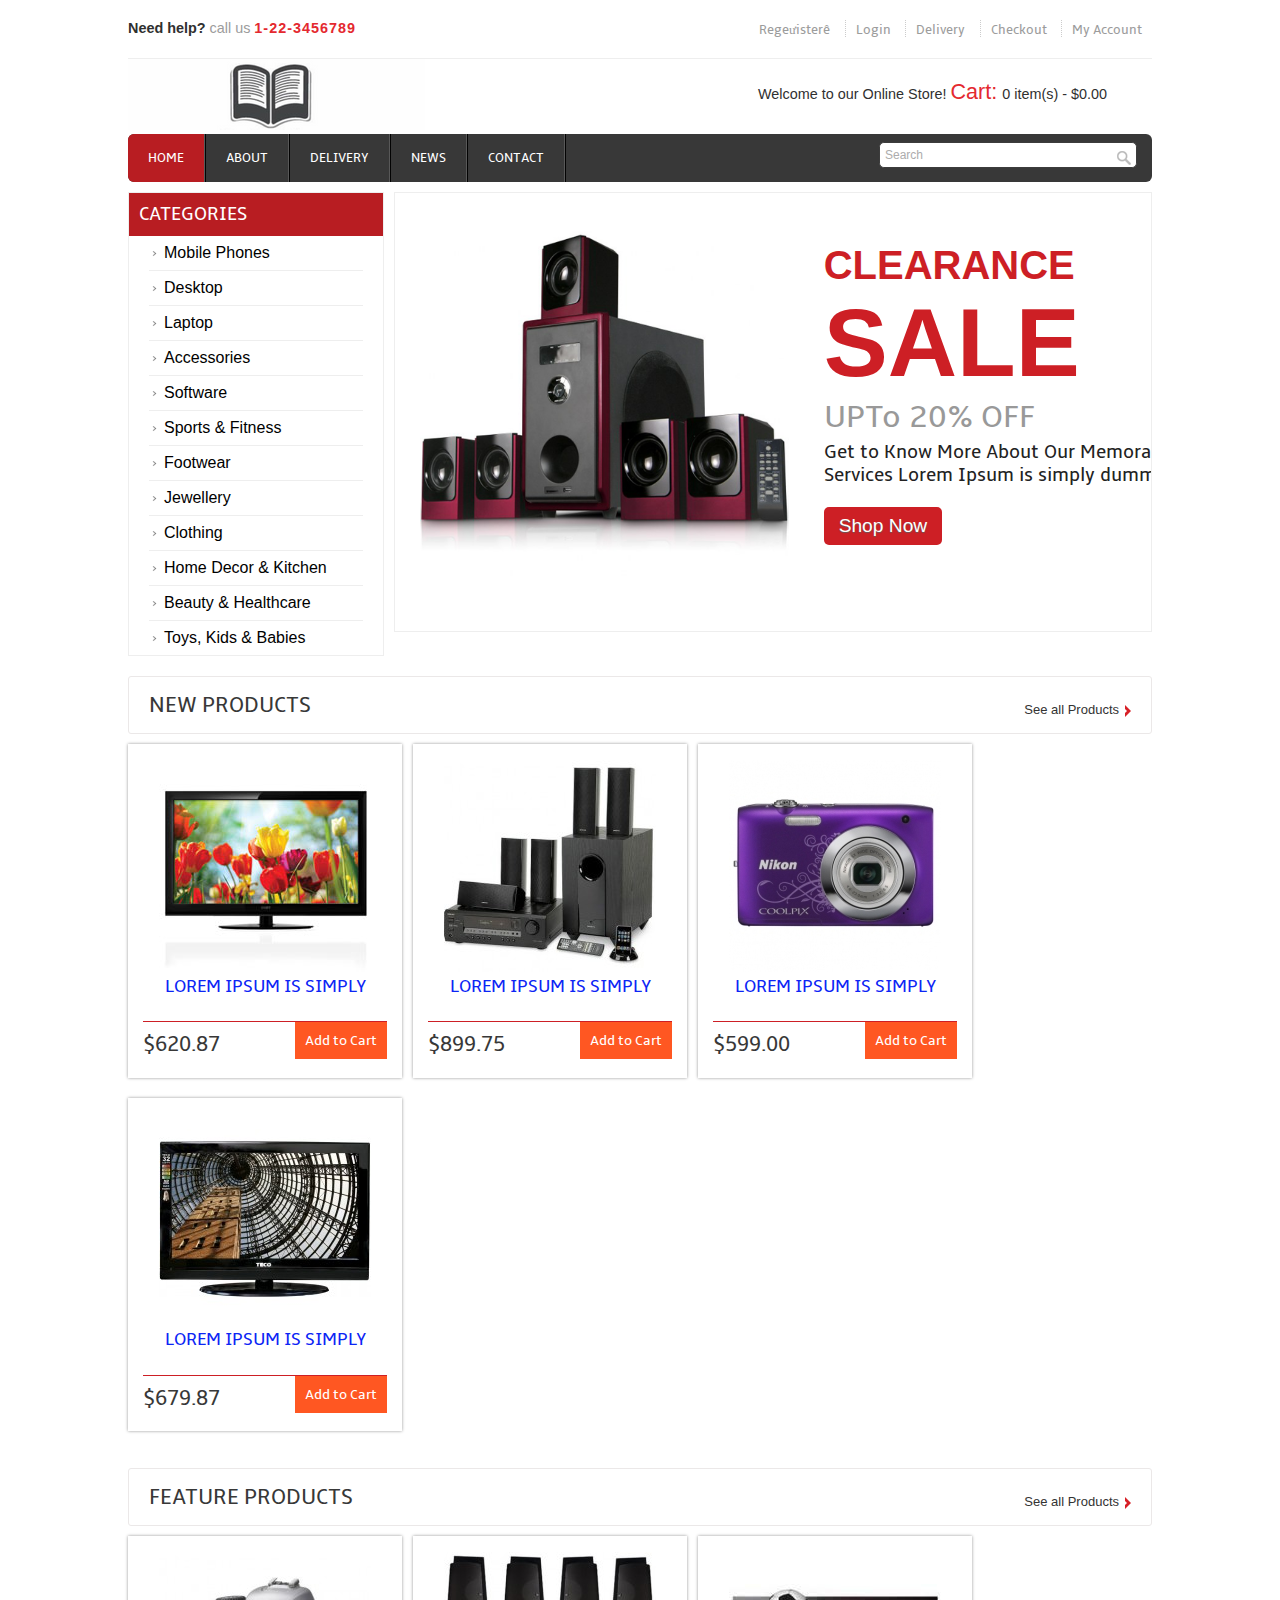
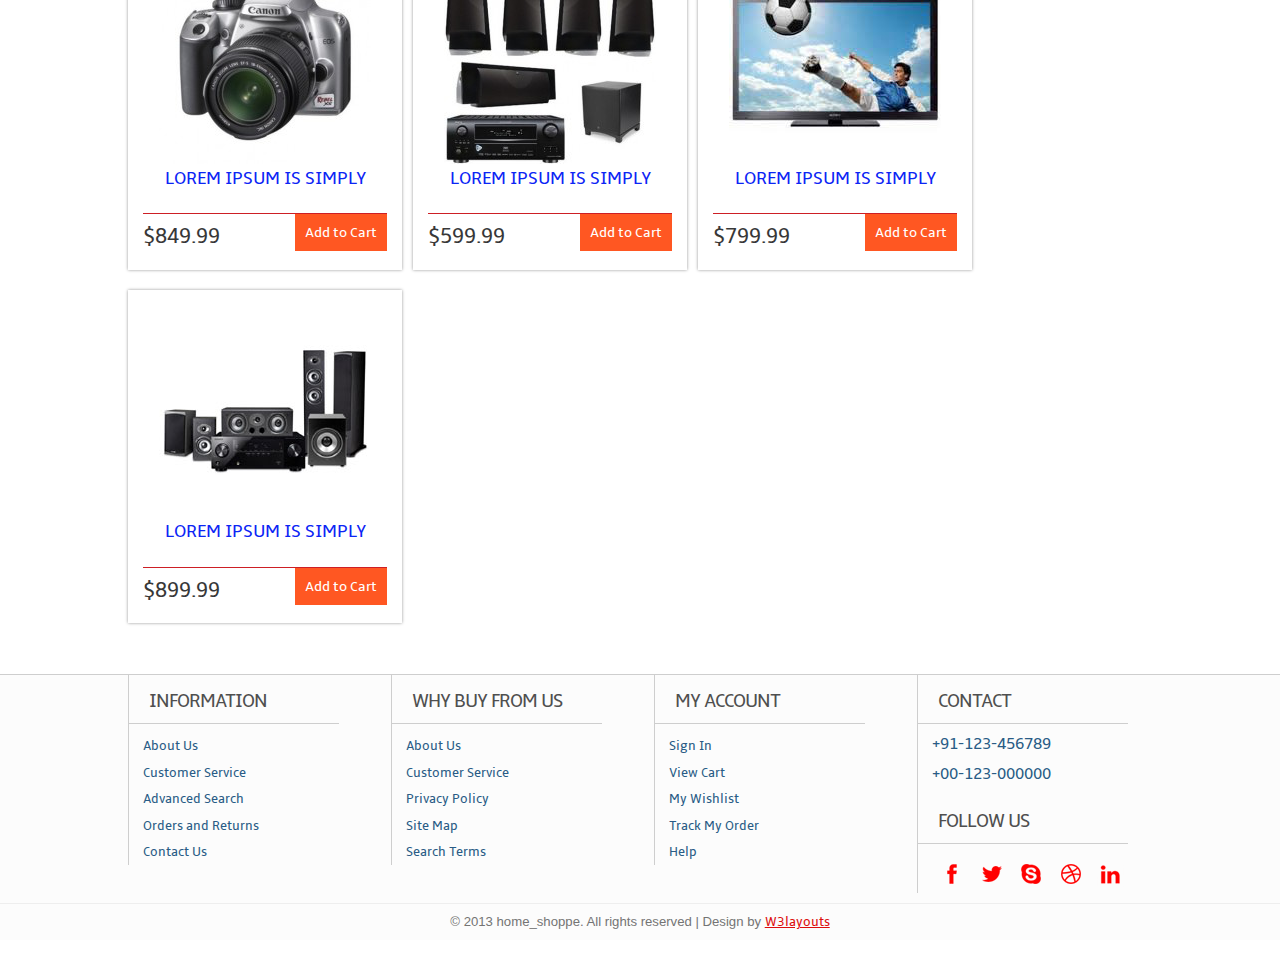
<file: BS.Presentation/assets/client/template_user/index.html>
<!--A Design by W3layouts
Author: W3layout
Author URL: http://w3layouts.com
License: Creative Commons Attribution 3.0 Unported
License URL: http://creativecommons.org/licenses/by/3.0/
-->
<!DOCTYPE HTML>
<head>
<title>Free Home Shoppe Website Template | Home :: w3layouts</title>
<meta http-equiv="Content-Type" content="text/html; charset=utf-8" />
<meta name="viewport" content="width=device-width, initial-scale=1, maximum-scale=1">
<link href="css/style.css" rel="stylesheet" type="text/css" media="all"/>
<link href="css/slider.css" rel="stylesheet" type="text/css" media="all"/>
<script type="text/javascript" src="js/jquery-1.7.2.min.js"></script> 
<script type="text/javascript" src="js/move-top.js"></script>
<script type="text/javascript" src="js/easing.js"></script>
<script type="text/javascript" src="js/startstop-slider.js"></script>
</head>
<body>
  <div class="wrap">
	<div class="header">
		<div class="headertop_desc">
			<div class="call">
				 <p><span>Need help?</span> call us <span class="number">1-22-3456789</span></span></p>
			</div>
			<div class="account_desc">
				<ul>
					<li><a href="#">Regeưisterê</a></li>
					<li><a href="#">Login</a></li>
					<li><a href="#">Delivery</a></li>
					<li><a href="#">Checkout</a></li>
					<li><a href="#">My Account</a></li>
				</ul>
			</div>
			<div class="clear"></div>
		</div>
		<div class="header_top">
			<div class="logo">
				<a href="index.html"><img src="images/logo.png" alt="" /></a>
			</div>
			  <div class="cart">
			  	   <p>Welcome to our Online Store! <span>Cart:</span><div id="dd" class="wrapper-dropdown-2"> 0 item(s) - $0.00
			  	   	<ul class="dropdown">
							<li>you have no items in your Shopping cart</li>
					</ul></div></p>
			  </div>
			  <script type="text/javascript">
			function DropDown(el) {
				this.dd = el;
				this.initEvents();
			}
			DropDown.prototype = {
				initEvents : function() {
					var obj = this;

					obj.dd.on('click', function(event){
						$(this).toggleClass('active');
						event.stopPropagation();
					});	
				}
			}

			$(function() {

				var dd = new DropDown( $('#dd') );

				$(document).click(function() {
					// all dropdowns
					$('.wrapper-dropdown-2').removeClass('active');
				});

			});

		</script>
	 <div class="clear"></div>
  </div>
	<div class="header_bottom">
	     	<div class="menu">
	     		<ul>
			    	<li class="active"><a href="index.html">Home</a></li>
			    	<li><a href="about.html">About</a></li>
			    	<li><a href="delivery.html">Delivery</a></li>
			    	<li><a href="news.html">News</a></li>
			    	<li><a href="contact.html">Contact</a></li>
			    	<div class="clear"></div>
     			</ul>
	     	</div>
	     	<div class="search_box">
	     		<form>
	     			<input type="text" value="Search" onfocus="this.value = '';" onblur="if (this.value == '') {this.value = 'Search';}"><input type="submit" value="">
	     		</form>
	     	</div>
	     	<div class="clear"></div>
	     </div>	     
	<div class="header_slide">
			<div class="header_bottom_left">				
				<div class="categories">
				  <ul>
				  	<h3>Categories</h3>
				      <li><a href="#">Mobile Phones</a></li>
				      <li><a href="#">Desktop</a></li>
				      <li><a href="#">Laptop</a></li>
				      <li><a href="#">Accessories</a></li>
				      <li><a href="#">Software</a></li>
				       <li><a href="#">Sports &amp; Fitness</a></li>
				       <li><a href="#">Footwear</a></li>
				       <li><a href="#">Jewellery</a></li>
				       <li><a href="#">Clothing</a></li>
				       <li><a href="#">Home Decor &amp; Kitchen</a></li>
				       <li><a href="#">Beauty &amp; Healthcare</a></li>
				       <li><a href="#">Toys, Kids &amp; Babies</a></li>
				  </ul>
				</div>					
	  	     </div>
					 <div class="header_bottom_right">					 
					 	 <div class="slider">					     
							 <div id="slider">
			                    <div id="mover">
			                    	<div id="slide-1" class="slide">			                    
									 <div class="slider-img">
									     <a href="preview.html"><img src="images/slide-1-image.png" alt="learn more" /></a>									    
									  </div>
						             	<div class="slider-text">
		                                 <h1>Clearance<br><span>SALE</span></h1>
		                                 <h2>UPTo 20% OFF</h2>
									   <div class="features_list">
									   	<h4>Get to Know More About Our Memorable Services Lorem Ipsum is simply dummy text</h4>							               
							            </div>
							             <a href="preview.html" class="button">Shop Now</a>
					                   </div>			               
									  <div class="clear"></div>				
				                  </div>	
						             	<div class="slide">
						             		<div class="slider-text">
		                                 <h1>Clearance<br><span>SALE</span></h1>
		                                 <h2>UPTo 40% OFF</h2>
									   <div class="features_list">
									   	<h4>Get to Know More About Our Memorable Services</h4>							               
							            </div>
							             <a href="preview.html" class="button">Shop Now</a>
					                   </div>		
						             	 <div class="slider-img">
									     <a href="preview.html"><img src="images/slide-3-image.jpg" alt="learn more" /></a>
									  </div>						             					                 
									  <div class="clear"></div>				
				                  </div>
				                  <div class="slide">						             	
					                  <div class="slider-img">
									     <a href="preview.html"><img src="images/slide-2-image.jpg" alt="learn more" /></a>
									  </div>
									  <div class="slider-text">
		                                 <h1>Clearance<br><span>SALE</span></h1>
		                                 <h2>UPTo 10% OFF</h2>
									   <div class="features_list">
									   	<h4>Get to Know More About Our Memorable Services Lorem Ipsum is simply dummy text</h4>							               
							            </div>
							             <a href="preview.html" class="button">Shop Now</a>
					                   </div>	
									  <div class="clear"></div>				
				                  </div>												
			                 </div>		
		                </div>
					 <div class="clear"></div>					       
		         </div>
		      </div>
		   <div class="clear"></div>
		</div>
   </div>
 <div class="main">
    <div class="content">
    	<div class="content_top">
    		<div class="heading">
    		<h3>New Products</h3>
    		</div>
    		<div class="see">
    			<p><a href="#">See all Products</a></p>
    		</div>
    		<div class="clear"></div>
    	</div>
	      <div class="section group">
				<div class="grid_1_of_4 images_1_of_4">
					 <a href="preview.html"><img src="images/feature-pic1.jpg" alt="" /></a>
					 <h2>Lorem Ipsum is simply </h2>
					<div class="price-details">
				       <div class="price-number">
							<p><span class="rupees">$620.87</span></p>
					    </div>
					       		<div class="add-cart">								
									<h4><a href="preview.html">Add to Cart</a></h4>
							     </div>
							 <div class="clear"></div>
					</div>
					 
				</div>
				<div class="grid_1_of_4 images_1_of_4">
					<a href="preview.html"><img src="images/feature-pic2.jpg" alt="" /></a>
					 <h2>Lorem Ipsum is simply </h2>
					<div class="price-details">
				       <div class="price-number">
							<p><span class="rupees">$899.75</span></p>
					    </div>
					       		<div class="add-cart">								
									<h4><a href="preview.html">Add to Cart</a></h4>
							     </div>
							 <div class="clear"></div>
					</div>
				    
				</div>
				<div class="grid_1_of_4 images_1_of_4">
					<a href="preview.html"><img src="images/feature-pic3.jpg" alt="" /></a>
					 <h2>Lorem Ipsum is simply </h2>
					 <div class="price-details">
				       <div class="price-number">
							<p><span class="rupees">$599.00</span></p>
					    </div>
					       		<div class="add-cart">								
									<h4><a href="preview.html">Add to Cart</a></h4>
							     </div>
							 <div class="clear"></div>
					</div>
				</div>
				<div class="grid_1_of_4 images_1_of_4">
					<a href="preview.html"><img src="images/feature-pic4.jpg" alt="" /></a>
					 <h2>Lorem Ipsum is simply </h2>
					<div class="price-details">
				       <div class="price-number">
							<p><span class="rupees">$679.87</span></p>
					    </div>
					       		<div class="add-cart">								
									<h4><a href="preview.html">Add to Cart</a></h4>
							     </div>
							 <div class="clear"></div>
					</div>				     
				</div>
			</div>
			<div class="content_bottom">
    		<div class="heading">
    		<h3>Feature Products</h3>
    		</div>
    		<div class="see">
    			<p><a href="#">See all Products</a></p>
    		</div>
    		<div class="clear"></div>
    	</div>
			<div class="section group">
				<div class="grid_1_of_4 images_1_of_4">
					 <a href="preview.html"><img src="images/new-pic1.jpg" alt="" /></a>					
					 <h2>Lorem Ipsum is simply </h2>
					<div class="price-details">
				       <div class="price-number">
							<p><span class="rupees">$849.99</span></p>
					    </div>
					       		<div class="add-cart">								
									<h4><a href="preview.html">Add to Cart</a></h4>
							     </div>
							 <div class="clear"></div>
					</div>
				</div>
				<div class="grid_1_of_4 images_1_of_4">
					<a href="preview.html"><img src="images/new-pic2.jpg" alt="" /></a>
					 <h2>Lorem Ipsum is simply </h2>
					 <div class="price-details">
				       <div class="price-number">
							<p><span class="rupees">$599.99</span></p>
					    </div>
					       		<div class="add-cart">								
									<h4><a href="preview.html">Add to Cart</a></h4>
							     </div>
							 <div class="clear"></div>
					</div>
				</div>
				<div class="grid_1_of_4 images_1_of_4">
					<a href="preview.html"><img src="images/new-pic4.jpg" alt="" /></a>
					 <h2>Lorem Ipsum is simply </h2>
					<div class="price-details">
				       <div class="price-number">
							<p><span class="rupees">$799.99</span></p>
					    </div>
					       		<div class="add-cart">								
									<h4><a href="preview.html">Add to Cart</a></h4>
							     </div>
							 <div class="clear"></div>
					</div>
				</div>
				<div class="grid_1_of_4 images_1_of_4">
				 <a href="preview.html"><img src="images/new-pic3.jpg" alt="" /></a>
					 <h2>Lorem Ipsum is simply </h2>					 
					 <div class="price-details">
				       <div class="price-number">
							<p><span class="rupees">$899.99</span></p>
					    </div>
					       		<div class="add-cart">								
									<h4><a href="preview.html">Add to Cart</a></h4>
							     </div>
							 <div class="clear"></div>
					</div>
				</div>
			</div>
    </div>
 </div>
</div>
   <div class="footer">
   	  <div class="wrap">	
	     <div class="section group">
				<div class="col_1_of_4 span_1_of_4">
						<h4>Information</h4>
						<ul>
						<li><a href="about.html">About Us</a></li>
						<li><a href="contact.html">Customer Service</a></li>
						<li><a href="#">Advanced Search</a></li>
						<li><a href="delivery.html">Orders and Returns</a></li>
						<li><a href="contact.html">Contact Us</a></li>
						</ul>
					</div>
				<div class="col_1_of_4 span_1_of_4">
					<h4>Why buy from us</h4>
						<ul>
						<li><a href="about.html">About Us</a></li>
						<li><a href="contact.html">Customer Service</a></li>
						<li><a href="#">Privacy Policy</a></li>
						<li><a href="contact.html">Site Map</a></li>
						<li><a href="#">Search Terms</a></li>
						</ul>
				</div>
				<div class="col_1_of_4 span_1_of_4">
					<h4>My account</h4>
						<ul>
							<li><a href="contact.html">Sign In</a></li>
							<li><a href="index.html">View Cart</a></li>
							<li><a href="#">My Wishlist</a></li>
							<li><a href="#">Track My Order</a></li>
							<li><a href="contact.html">Help</a></li>
						</ul>
				</div>
				<div class="col_1_of_4 span_1_of_4">
					<h4>Contact</h4>
						<ul>
							<li><span>+91-123-456789</span></li>
							<li><span>+00-123-000000</span></li>
						</ul>
						<div class="social-icons">
							<h4>Follow Us</h4>
					   		  <ul>
							      <li><a href="#" target="_blank"><img src="images/facebook.png" alt="" /></a></li>
							      <li><a href="#" target="_blank"><img src="images/twitter.png" alt="" /></a></li>
							      <li><a href="#" target="_blank"><img src="images/skype.png" alt="" /> </a></li>
							      <li><a href="#" target="_blank"> <img src="images/dribbble.png" alt="" /></a></li>
							      <li><a href="#" target="_blank"> <img src="images/linkedin.png" alt="" /></a></li>
							      <div class="clear"></div>
						     </ul>
   	 					</div>
				</div>
			</div>			
        </div>
        <div class="copy_right">
				<p>&copy; 2013 home_shoppe. All rights reserved | Design by <a href="http://w3layouts.com/">W3layouts</a></p>
		   </div>
    </div>
    <script type="text/javascript">
		$(document).ready(function() {			
			$().UItoTop({ easingType: 'easeOutQuart' });
			
		});
	</script>
    <a href="#" id="toTop"><span id="toTopHover"> </span></a>
</body>
</html>
</file>
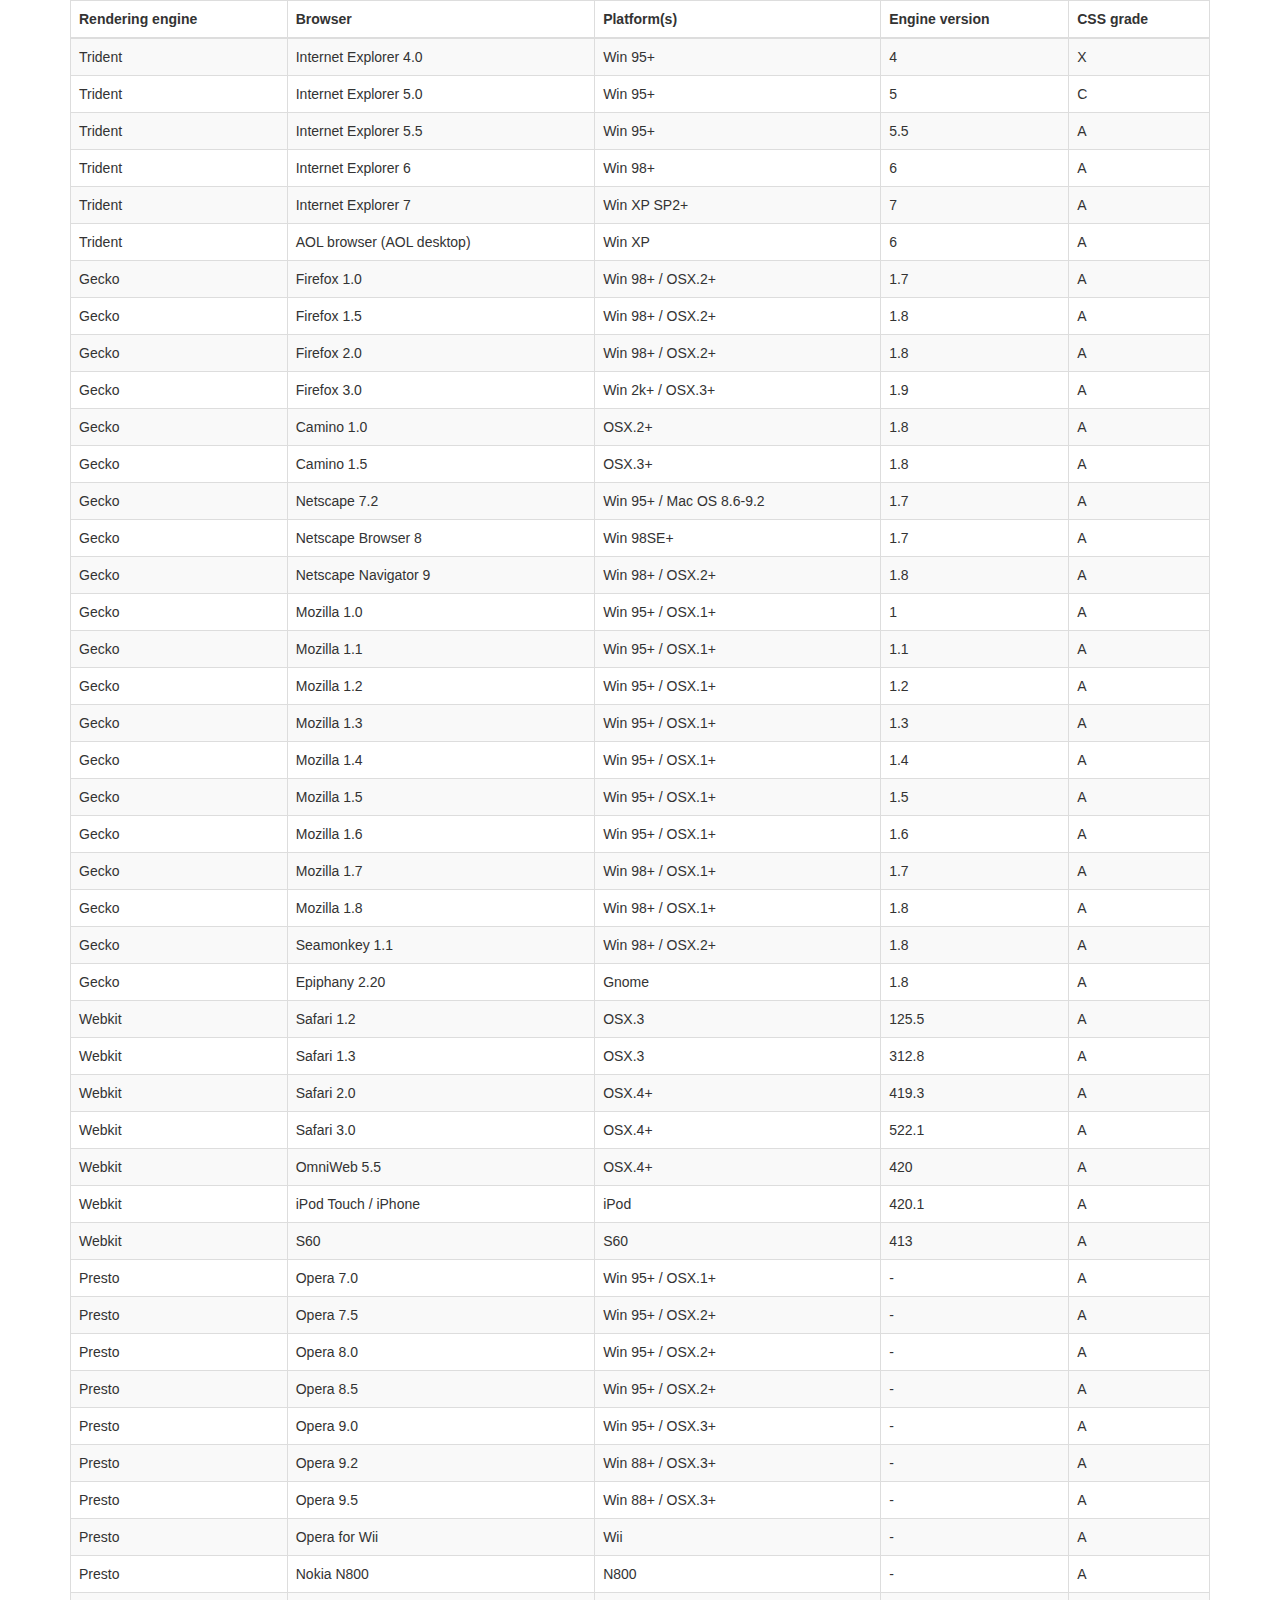
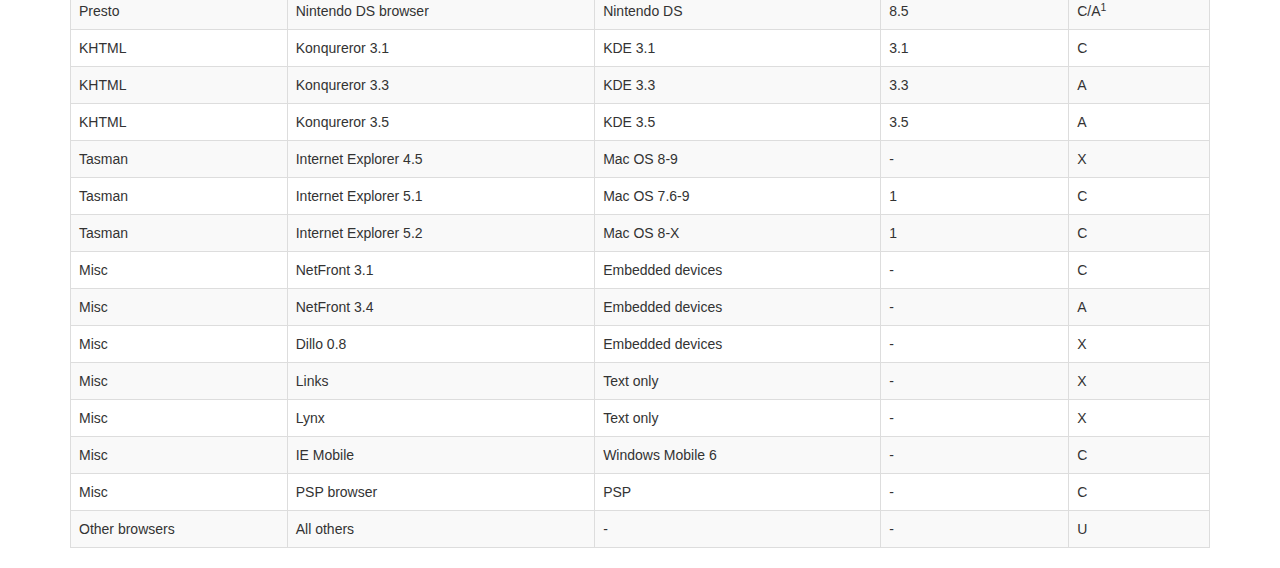
<file: BS.Presentation/assets/admin/template_admin/vendor/datatables-plugins/index.html>
<!DOCTYPE HTML PUBLIC "-//W3C//DTD HTML 4.01//EN" "http://www.w3.org/TR/html4/strict.dtd">
<html>
	<head>
		<meta http-equiv="content-type" content="text/html; charset=utf-8" />
		
		<title>DataTables Bootstrap 3 example</title>

		<link rel="stylesheet" type="text/css" href="//maxcdn.bootstrapcdn.com/bootstrap/3.3.0/css/bootstrap.min.css">
		<link rel="stylesheet" type="text/css" href="dataTables.bootstrap.css">

		<script type="text/javascript" language="javascript" src="//code.jquery.com/jquery-1.11.1.min.js"></script>
		<script type="text/javascript" language="javascript" src="//cdn.datatables.net/1.10.3/js/jquery.dataTables.min.js"></script>
		<script type="text/javascript" language="javascript" src="dataTables.bootstrap.js"></script>
		<script type="text/javascript" charset="utf-8">
			$(document).ready(function() {
				$('#example').dataTable();
			} );
		</script>
	</head>
	<body>
		<div class="container">
			
<table cellpadding="0" cellspacing="0" border="0" class="table table-striped table-bordered" id="example">
	<thead>
		<tr>
			<th>Rendering engine</th>
			<th>Browser</th>
			<th>Platform(s)</th>
			<th>Engine version</th>
			<th>CSS grade</th>
		</tr>
	</thead>
	<tbody>
		<tr class="odd gradeX">
			<td>Trident</td>
			<td>Internet
				 Explorer 4.0</td>
			<td>Win 95+</td>
			<td class="center"> 4</td>
			<td class="center">X</td>
		</tr>
		<tr class="even gradeC">
			<td>Trident</td>
			<td>Internet
				 Explorer 5.0</td>
			<td>Win 95+</td>
			<td class="center">5</td>
			<td class="center">C</td>
		</tr>
		<tr class="odd gradeA">
			<td>Trident</td>
			<td>Internet
				 Explorer 5.5</td>
			<td>Win 95+</td>
			<td class="center">5.5</td>
			<td class="center">A</td>
		</tr>
		<tr class="even gradeA">
			<td>Trident</td>
			<td>Internet
				 Explorer 6</td>
			<td>Win 98+</td>
			<td class="center">6</td>
			<td class="center">A</td>
		</tr>
		<tr class="odd gradeA">
			<td>Trident</td>
			<td>Internet Explorer 7</td>
			<td>Win XP SP2+</td>
			<td class="center">7</td>
			<td class="center">A</td>
		</tr>
		<tr class="even gradeA">
			<td>Trident</td>
			<td>AOL browser (AOL desktop)</td>
			<td>Win XP</td>
			<td class="center">6</td>
			<td class="center">A</td>
		</tr>
		<tr class="gradeA">
			<td>Gecko</td>
			<td>Firefox 1.0</td>
			<td>Win 98+ / OSX.2+</td>
			<td class="center">1.7</td>
			<td class="center">A</td>
		</tr>
		<tr class="gradeA">
			<td>Gecko</td>
			<td>Firefox 1.5</td>
			<td>Win 98+ / OSX.2+</td>
			<td class="center">1.8</td>
			<td class="center">A</td>
		</tr>
		<tr class="gradeA">
			<td>Gecko</td>
			<td>Firefox 2.0</td>
			<td>Win 98+ / OSX.2+</td>
			<td class="center">1.8</td>
			<td class="center">A</td>
		</tr>
		<tr class="gradeA">
			<td>Gecko</td>
			<td>Firefox 3.0</td>
			<td>Win 2k+ / OSX.3+</td>
			<td class="center">1.9</td>
			<td class="center">A</td>
		</tr>
		<tr class="gradeA">
			<td>Gecko</td>
			<td>Camino 1.0</td>
			<td>OSX.2+</td>
			<td class="center">1.8</td>
			<td class="center">A</td>
		</tr>
		<tr class="gradeA">
			<td>Gecko</td>
			<td>Camino 1.5</td>
			<td>OSX.3+</td>
			<td class="center">1.8</td>
			<td class="center">A</td>
		</tr>
		<tr class="gradeA">
			<td>Gecko</td>
			<td>Netscape 7.2</td>
			<td>Win 95+ / Mac OS 8.6-9.2</td>
			<td class="center">1.7</td>
			<td class="center">A</td>
		</tr>
		<tr class="gradeA">
			<td>Gecko</td>
			<td>Netscape Browser 8</td>
			<td>Win 98SE+</td>
			<td class="center">1.7</td>
			<td class="center">A</td>
		</tr>
		<tr class="gradeA">
			<td>Gecko</td>
			<td>Netscape Navigator 9</td>
			<td>Win 98+ / OSX.2+</td>
			<td class="center">1.8</td>
			<td class="center">A</td>
		</tr>
		<tr class="gradeA">
			<td>Gecko</td>
			<td>Mozilla 1.0</td>
			<td>Win 95+ / OSX.1+</td>
			<td class="center">1</td>
			<td class="center">A</td>
		</tr>
		<tr class="gradeA">
			<td>Gecko</td>
			<td>Mozilla 1.1</td>
			<td>Win 95+ / OSX.1+</td>
			<td class="center">1.1</td>
			<td class="center">A</td>
		</tr>
		<tr class="gradeA">
			<td>Gecko</td>
			<td>Mozilla 1.2</td>
			<td>Win 95+ / OSX.1+</td>
			<td class="center">1.2</td>
			<td class="center">A</td>
		</tr>
		<tr class="gradeA">
			<td>Gecko</td>
			<td>Mozilla 1.3</td>
			<td>Win 95+ / OSX.1+</td>
			<td class="center">1.3</td>
			<td class="center">A</td>
		</tr>
		<tr class="gradeA">
			<td>Gecko</td>
			<td>Mozilla 1.4</td>
			<td>Win 95+ / OSX.1+</td>
			<td class="center">1.4</td>
			<td class="center">A</td>
		</tr>
		<tr class="gradeA">
			<td>Gecko</td>
			<td>Mozilla 1.5</td>
			<td>Win 95+ / OSX.1+</td>
			<td class="center">1.5</td>
			<td class="center">A</td>
		</tr>
		<tr class="gradeA">
			<td>Gecko</td>
			<td>Mozilla 1.6</td>
			<td>Win 95+ / OSX.1+</td>
			<td class="center">1.6</td>
			<td class="center">A</td>
		</tr>
		<tr class="gradeA">
			<td>Gecko</td>
			<td>Mozilla 1.7</td>
			<td>Win 98+ / OSX.1+</td>
			<td class="center">1.7</td>
			<td class="center">A</td>
		</tr>
		<tr class="gradeA">
			<td>Gecko</td>
			<td>Mozilla 1.8</td>
			<td>Win 98+ / OSX.1+</td>
			<td class="center">1.8</td>
			<td class="center">A</td>
		</tr>
		<tr class="gradeA">
			<td>Gecko</td>
			<td>Seamonkey 1.1</td>
			<td>Win 98+ / OSX.2+</td>
			<td class="center">1.8</td>
			<td class="center">A</td>
		</tr>
		<tr class="gradeA">
			<td>Gecko</td>
			<td>Epiphany 2.20</td>
			<td>Gnome</td>
			<td class="center">1.8</td>
			<td class="center">A</td>
		</tr>
		<tr class="gradeA">
			<td>Webkit</td>
			<td>Safari 1.2</td>
			<td>OSX.3</td>
			<td class="center">125.5</td>
			<td class="center">A</td>
		</tr>
		<tr class="gradeA">
			<td>Webkit</td>
			<td>Safari 1.3</td>
			<td>OSX.3</td>
			<td class="center">312.8</td>
			<td class="center">A</td>
		</tr>
		<tr class="gradeA">
			<td>Webkit</td>
			<td>Safari 2.0</td>
			<td>OSX.4+</td>
			<td class="center">419.3</td>
			<td class="center">A</td>
		</tr>
		<tr class="gradeA">
			<td>Webkit</td>
			<td>Safari 3.0</td>
			<td>OSX.4+</td>
			<td class="center">522.1</td>
			<td class="center">A</td>
		</tr>
		<tr class="gradeA">
			<td>Webkit</td>
			<td>OmniWeb 5.5</td>
			<td>OSX.4+</td>
			<td class="center">420</td>
			<td class="center">A</td>
		</tr>
		<tr class="gradeA">
			<td>Webkit</td>
			<td>iPod Touch / iPhone</td>
			<td>iPod</td>
			<td class="center">420.1</td>
			<td class="center">A</td>
		</tr>
		<tr class="gradeA">
			<td>Webkit</td>
			<td>S60</td>
			<td>S60</td>
			<td class="center">413</td>
			<td class="center">A</td>
		</tr>
		<tr class="gradeA">
			<td>Presto</td>
			<td>Opera 7.0</td>
			<td>Win 95+ / OSX.1+</td>
			<td class="center">-</td>
			<td class="center">A</td>
		</tr>
		<tr class="gradeA">
			<td>Presto</td>
			<td>Opera 7.5</td>
			<td>Win 95+ / OSX.2+</td>
			<td class="center">-</td>
			<td class="center">A</td>
		</tr>
		<tr class="gradeA">
			<td>Presto</td>
			<td>Opera 8.0</td>
			<td>Win 95+ / OSX.2+</td>
			<td class="center">-</td>
			<td class="center">A</td>
		</tr>
		<tr class="gradeA">
			<td>Presto</td>
			<td>Opera 8.5</td>
			<td>Win 95+ / OSX.2+</td>
			<td class="center">-</td>
			<td class="center">A</td>
		</tr>
		<tr class="gradeA">
			<td>Presto</td>
			<td>Opera 9.0</td>
			<td>Win 95+ / OSX.3+</td>
			<td class="center">-</td>
			<td class="center">A</td>
		</tr>
		<tr class="gradeA">
			<td>Presto</td>
			<td>Opera 9.2</td>
			<td>Win 88+ / OSX.3+</td>
			<td class="center">-</td>
			<td class="center">A</td>
		</tr>
		<tr class="gradeA">
			<td>Presto</td>
			<td>Opera 9.5</td>
			<td>Win 88+ / OSX.3+</td>
			<td class="center">-</td>
			<td class="center">A</td>
		</tr>
		<tr class="gradeA">
			<td>Presto</td>
			<td>Opera for Wii</td>
			<td>Wii</td>
			<td class="center">-</td>
			<td class="center">A</td>
		</tr>
		<tr class="gradeA">
			<td>Presto</td>
			<td>Nokia N800</td>
			<td>N800</td>
			<td class="center">-</td>
			<td class="center">A</td>
		</tr>
		<tr class="gradeA">
			<td>Presto</td>
			<td>Nintendo DS browser</td>
			<td>Nintendo DS</td>
			<td class="center">8.5</td>
			<td class="center">C/A<sup>1</sup></td>
		</tr>
		<tr class="gradeC">
			<td>KHTML</td>
			<td>Konqureror 3.1</td>
			<td>KDE 3.1</td>
			<td class="center">3.1</td>
			<td class="center">C</td>
		</tr>
		<tr class="gradeA">
			<td>KHTML</td>
			<td>Konqureror 3.3</td>
			<td>KDE 3.3</td>
			<td class="center">3.3</td>
			<td class="center">A</td>
		</tr>
		<tr class="gradeA">
			<td>KHTML</td>
			<td>Konqureror 3.5</td>
			<td>KDE 3.5</td>
			<td class="center">3.5</td>
			<td class="center">A</td>
		</tr>
		<tr class="gradeX">
			<td>Tasman</td>
			<td>Internet Explorer 4.5</td>
			<td>Mac OS 8-9</td>
			<td class="center">-</td>
			<td class="center">X</td>
		</tr>
		<tr class="gradeC">
			<td>Tasman</td>
			<td>Internet Explorer 5.1</td>
			<td>Mac OS 7.6-9</td>
			<td class="center">1</td>
			<td class="center">C</td>
		</tr>
		<tr class="gradeC">
			<td>Tasman</td>
			<td>Internet Explorer 5.2</td>
			<td>Mac OS 8-X</td>
			<td class="center">1</td>
			<td class="center">C</td>
		</tr>
		<tr class="gradeA">
			<td>Misc</td>
			<td>NetFront 3.1</td>
			<td>Embedded devices</td>
			<td class="center">-</td>
			<td class="center">C</td>
		</tr>
		<tr class="gradeA">
			<td>Misc</td>
			<td>NetFront 3.4</td>
			<td>Embedded devices</td>
			<td class="center">-</td>
			<td class="center">A</td>
		</tr>
		<tr class="gradeX">
			<td>Misc</td>
			<td>Dillo 0.8</td>
			<td>Embedded devices</td>
			<td class="center">-</td>
			<td class="center">X</td>
		</tr>
		<tr class="gradeX">
			<td>Misc</td>
			<td>Links</td>
			<td>Text only</td>
			<td class="center">-</td>
			<td class="center">X</td>
		</tr>
		<tr class="gradeX">
			<td>Misc</td>
			<td>Lynx</td>
			<td>Text only</td>
			<td class="center">-</td>
			<td class="center">X</td>
		</tr>
		<tr class="gradeC">
			<td>Misc</td>
			<td>IE Mobile</td>
			<td>Windows Mobile 6</td>
			<td class="center">-</td>
			<td class="center">C</td>
		</tr>
		<tr class="gradeC">
			<td>Misc</td>
			<td>PSP browser</td>
			<td>PSP</td>
			<td class="center">-</td>
			<td class="center">C</td>
		</tr>
		<tr class="gradeU">
			<td>Other browsers</td>
			<td>All others</td>
			<td>-</td>
			<td class="center">-</td>
			<td class="center">U</td>
		</tr>
	</tbody>
</table>
			
		</div>
	</body>
</html>
</file>
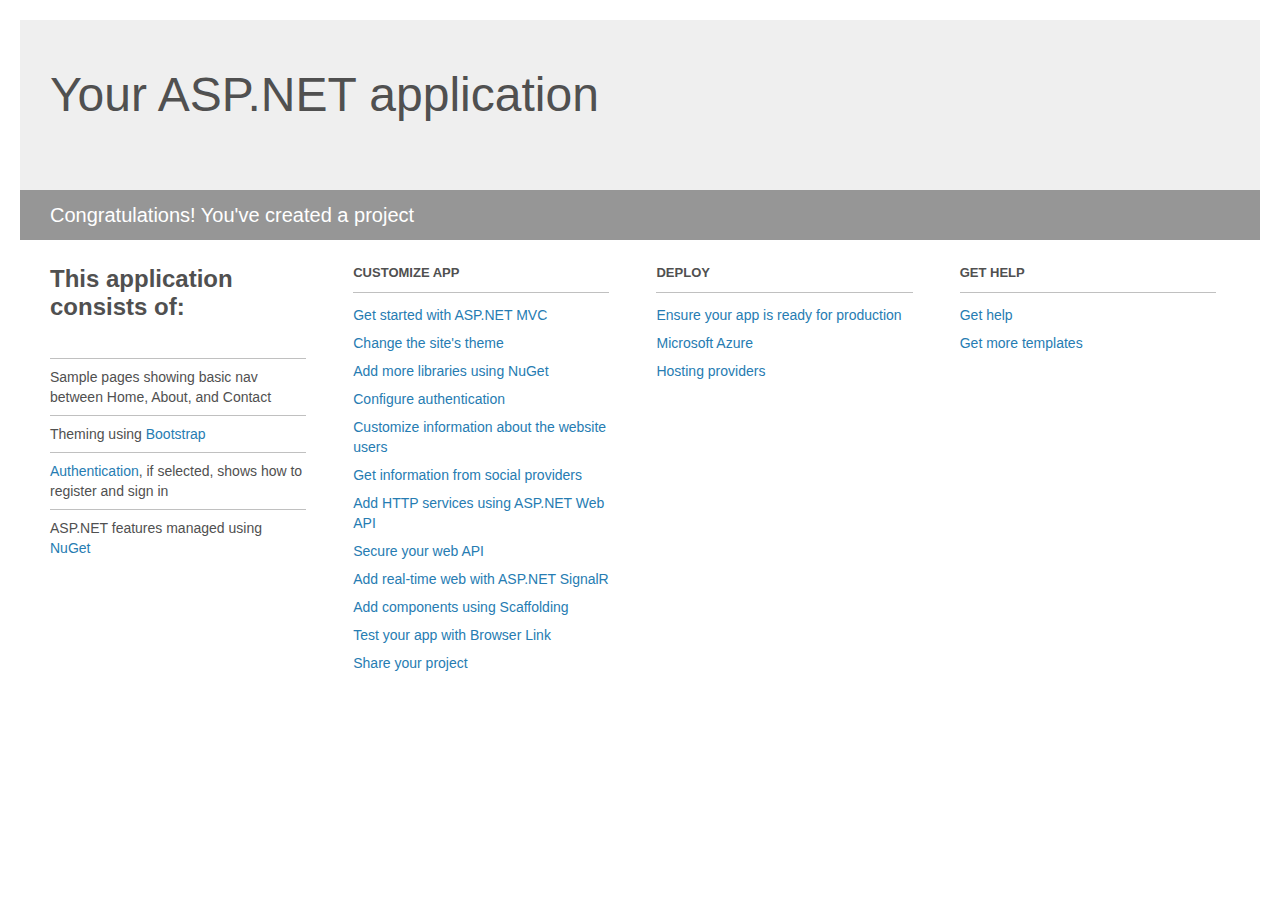
<file: BS.Presentation/Project_Readme.html>
﻿<!DOCTYPE html>
<html lang="en">
<head>
    <meta charset="utf-8" />
    <title>Your ASP.NET application</title>
    <style>
        body {
            background: #fff;
            color: #505050;
            font: 14px 'Segoe UI', tahoma, arial, helvetica, sans-serif;
            margin: 20px;
            padding: 0;
        }

        #header {
            background: #efefef;
            padding: 0;
        }

        h1 {
            font-size: 48px;
            font-weight: normal;
            margin: 0;
            padding: 0 30px;
            line-height: 150px;
        }

        p {
            font-size: 20px;
            color: #fff;
            background: #969696;
            padding: 0 30px;
            line-height: 50px;
        }

        #main {
            padding: 5px 30px;
        }

        .section {
            width: 21.7%;
            float: left;
            margin: 0 0 0 4%;
        }

            .section h2 {
                font-size: 13px;
                text-transform: uppercase;
                margin: 0;
                border-bottom: 1px solid silver;
                padding-bottom: 12px;
                margin-bottom: 8px;
            }

            .section.first {
                margin-left: 0;
            }

                .section.first h2 {
                    font-size: 24px;
                    text-transform: none;
                    margin-bottom: 25px;
                    border: none;
                }

                .section.first li {
                    border-top: 1px solid silver;
                    padding: 8px 0;
                }

            .section.last {
                margin-right: 0;
            }

        ul {
            list-style: none;
            padding: 0;
            margin: 0;
            line-height: 20px;
        }

        li {
            padding: 4px 0;
        }

        a {
            color: #267cb2;
            text-decoration: none;
        }

            a:hover {
                text-decoration: underline;
            }
    </style>
</head>
<body>

    <div id="header">
        <h1>Your ASP.NET application</h1>
        <p>Congratulations! You've created a project</p>
    </div>

    <div id="main">
        <div class="section first">
            <h2>This application consists of:</h2>
            <ul>
                <li>Sample pages showing basic nav between Home, About, and Contact</li>
                <li>Theming using <a href="http://go.microsoft.com/fwlink/?LinkID=615519">Bootstrap</a></li>
                <li><a href="http://go.microsoft.com/fwlink/?LinkID=615520">Authentication</a>, if selected, shows how to register and sign in</li>
                <li>ASP.NET features managed using <a href="http://go.microsoft.com/fwlink/?LinkID=320756">NuGet</a></li>
            </ul>
        </div>

        <div class="section">
            <h2>Customize app</h2>
            <ul>
                <li><a href="http://go.microsoft.com/fwlink/?LinkID=615541">Get started with ASP.NET MVC</a></li>
                <li><a href="http://go.microsoft.com/fwlink/?LinkID=615523">Change the site's theme</a></li>
                <li><a href="http://go.microsoft.com/fwlink/?LinkID=615524">Add more libraries using NuGet</a></li>
                <li><a href="http://go.microsoft.com/fwlink/?LinkID=615542">Configure authentication</a></li>
                <li><a href="http://go.microsoft.com/fwlink/?LinkID=615526">Customize information about the website users</a></li>
                <li><a href="http://go.microsoft.com/fwlink/?LinkID=615527">Get information from social providers</a></li>
                <li><a href="http://go.microsoft.com/fwlink/?LinkID=615528">Add HTTP services using ASP.NET Web API</a></li>
                <li><a href="http://go.microsoft.com/fwlink/?LinkID=615529">Secure your web API</a></li>
                <li><a href="http://go.microsoft.com/fwlink/?LinkID=615530">Add real-time web with ASP.NET SignalR</a></li>
                <li><a href="http://go.microsoft.com/fwlink/?LinkID=615531">Add components using Scaffolding</a></li>
                <li><a href="http://go.microsoft.com/fwlink/?LinkID=615532">Test your app with Browser Link</a></li>
                <li><a href="http://go.microsoft.com/fwlink/?LinkID=615533">Share your project</a></li>
            </ul>
        </div>

        <div class="section">
            <h2>Deploy</h2>
            <ul>
                <li><a href="http://go.microsoft.com/fwlink/?LinkID=615534">Ensure your app is ready for production</a></li>
                <li><a href="http://go.microsoft.com/fwlink/?LinkID=615535">Microsoft Azure</a></li>
                <li><a href="http://go.microsoft.com/fwlink/?LinkID=615536">Hosting providers</a></li>
            </ul>
        </div>

        <div class="section last">
            <h2>Get help</h2>
            <ul>
                <li><a href="http://go.microsoft.com/fwlink/?LinkID=615537">Get help</a></li>
                <li><a href="http://go.microsoft.com/fwlink/?LinkID=615538">Get more templates</a></li>
            </ul>
        </div>
    </div>

</body>
</html>
</file>
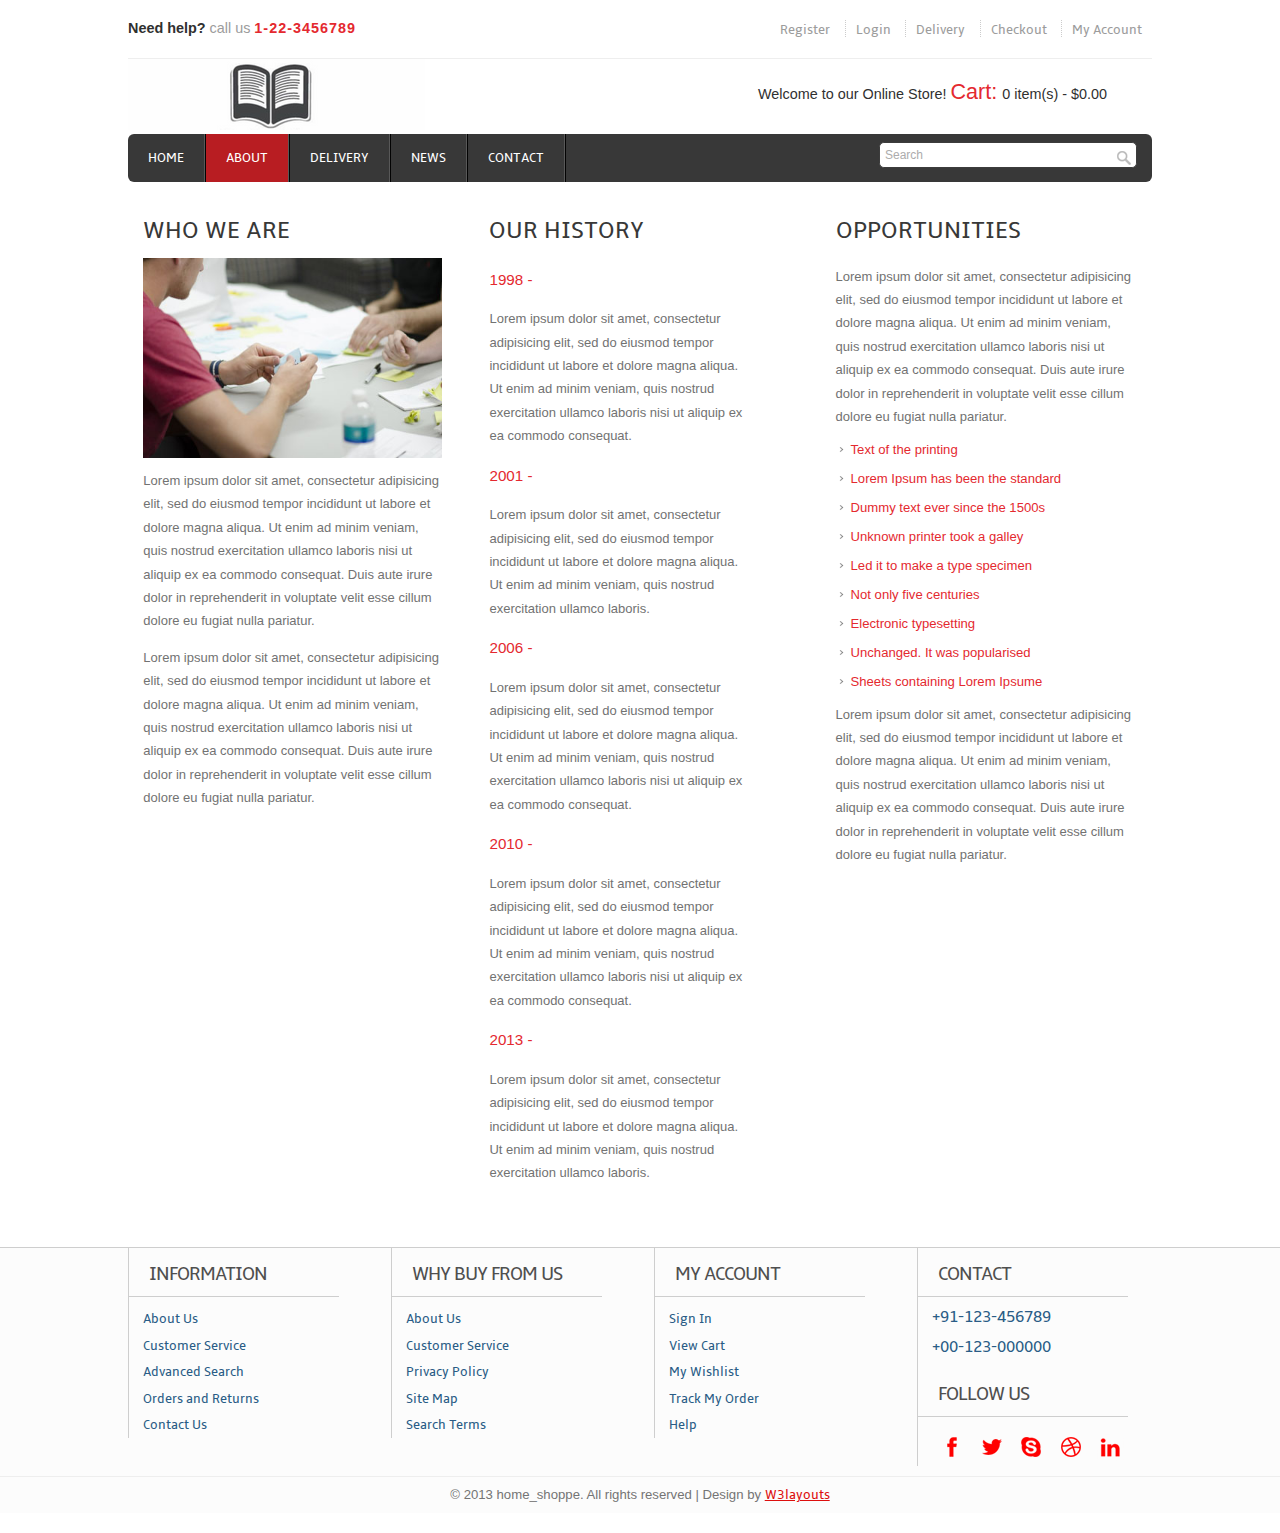
<file: BS.Presentation/assets/client/template_user/about.html>
<!--A Design by W3layouts
Author: W3layout
Author URL: http://w3layouts.com
License: Creative Commons Attribution 3.0 Unported
License URL: http://creativecommons.org/licenses/by/3.0/
-->
<!DOCTYPE HTML>
<head>
<title>Free Home Shoppe Website Template | About :: w3layouts</title>
<meta http-equiv="Content-Type" content="text/html; charset=utf-8" />
<meta name="viewport" content="width=device-width, initial-scale=1, maximum-scale=1">
<link href="css/style.css" rel="stylesheet" type="text/css" media="all"/>
<script type="text/javascript" src="js/jquery-1.7.2.min.js"></script> 
<script type="text/javascript" src="js/move-top.js"></script>
<script type="text/javascript" src="js/easing.js"></script>
</head>
<body>
  <div class="wrap">
	<div class="header">
		<div class="headertop_desc">
			<div class="call">
				 <p><span>Need help?</span> call us <span class="number">1-22-3456789</span></span></p>
			</div>
			<div class="account_desc">
				<ul>
					<li><a href="#">Register</a></li>
					<li><a href="#">Login</a></li>
					<li><a href="delivery.html">Delivery</a></li>
					<li><a href="#">Checkout</a></li>
					<li><a href="#">My Account</a></li>
				</ul>
			</div>
			<div class="clear"></div>
		</div>
		<div class="header_top">
			<div class="logo">
				<a href="index.html"><img src="images/logo.png" alt="" /></a>
			</div>
			  <div class="cart">
			  	   <p>Welcome to our Online Store! <span>Cart:</span><div id="dd" class="wrapper-dropdown-2"> 0 item(s) - $0.00
			  	   	<ul class="dropdown">
							<li>you have no items in your Shopping cart</li>
					</ul></div></p>
			  </div>
			  <script type="text/javascript">
			function DropDown(el) {
				this.dd = el;
				this.initEvents();
			}
			DropDown.prototype = {
				initEvents : function() {
					var obj = this;

					obj.dd.on('click', function(event){
						$(this).toggleClass('active');
						event.stopPropagation();
					});	
				}
			}

			$(function() {

				var dd = new DropDown( $('#dd') );

				$(document).click(function() {
					// all dropdowns
					$('.wrapper-dropdown-2').removeClass('active');
				});

			});

		</script>
	 <div class="clear"></div>
  </div>
	<div class="header_bottom">
	     	<div class="menu">
	     		<ul>
			    	<li><a href="index.html">Home</a></li>
			    	<li class="active"><a href="about.html">About</a></li>
			    	<li><a href="delivery.html">Delivery</a></li>
			    	<li><a href="news.html">News</a></li>
			    	<li><a href="contact.html">Contact</a></li>
			    	<div class="clear"></div>
     			</ul>
	     	</div>
	     	<div class="search_box">
	     		<form>
	     			<input type="text" value="Search" onfocus="this.value = '';" onblur="if (this.value == '') {this.value = 'Search';}"><input type="submit" value="">
	     		</form>
	     	</div>
	     	<div class="clear"></div>
	     </div>	     	
   </div>
 <div class="main">
    <div class="content">
    	<div class="section group">
				<div class="col_1_of_3 span_1_of_3">
					<h3>Who We Are</h3>
					<img src="images/about_img.jpg" alt="">
					<p>Lorem ipsum dolor sit amet, consectetur adipisicing elit, sed do eiusmod tempor incididunt ut labore et dolore magna aliqua. Ut enim ad minim veniam, quis nostrud exercitation ullamco laboris nisi ut aliquip ex ea commodo consequat. Duis aute irure dolor in reprehenderit in voluptate velit esse cillum dolore eu fugiat nulla pariatur.</p>
					<p>Lorem ipsum dolor sit amet, consectetur adipisicing elit, sed do eiusmod tempor incididunt ut labore et dolore magna aliqua. Ut enim ad minim veniam, quis nostrud exercitation ullamco laboris nisi ut aliquip ex ea commodo consequat. Duis aute irure dolor in reprehenderit in voluptate velit esse cillum dolore eu fugiat nulla pariatur.</p>
				</div>
				<div class="col_1_of_3 span_1_of_3">
					<h3>Our History</h3>
				 <div class="history-desc">
					<div class="year"><p>1998 -</p></div>
					<p class="history">Lorem ipsum dolor sit amet, consectetur adipisicing elit, sed do eiusmod tempor incididunt ut labore et dolore magna aliqua. Ut enim ad minim veniam, quis nostrud exercitation ullamco laboris nisi ut aliquip ex ea commodo consequat.</p>
				 <div class="clear"></div>
				</div>
				 <div class="history-desc">
					<div class="year"><p>2001 -</p></div>
					<p class="history">Lorem ipsum dolor sit amet, consectetur adipisicing elit, sed do eiusmod tempor incididunt ut labore et dolore magna aliqua. Ut enim ad minim veniam, quis nostrud exercitation ullamco laboris.</p>
				 <div class="clear"></div>
				</div>
				 <div class="history-desc">
					<div class="year"><p>2006 -</p></div>
					<p class="history">Lorem ipsum dolor sit amet, consectetur adipisicing elit, sed do eiusmod tempor incididunt ut labore et dolore magna aliqua. Ut enim ad minim veniam, quis nostrud exercitation ullamco laboris nisi ut aliquip ex ea commodo consequat.</p>
				 <div class="clear"></div>
				</div>
				 <div class="history-desc">
					<div class="year"><p>2010 -</p></div>
					<p class="history">Lorem ipsum dolor sit amet, consectetur adipisicing elit, sed do eiusmod tempor incididunt ut labore et dolore magna aliqua. Ut enim ad minim veniam, quis nostrud exercitation ullamco laboris nisi ut aliquip ex ea commodo consequat.</p>
				 <div class="clear"></div>
				</div>
				<div class="history-desc">
					<div class="year"><p>2013 -</p></div>
					<p class="history">Lorem ipsum dolor sit amet, consectetur adipisicing elit, sed do eiusmod tempor incididunt ut labore et dolore magna aliqua. Ut enim ad minim veniam, quis nostrud exercitation ullamco laboris.</p>
				 <div class="clear"></div>
				</div>
			</div>
				<div class="col_1_of_3 span_1_of_3">
					<h3>Opportunities</h3>
					<p>Lorem ipsum dolor sit amet, consectetur adipisicing elit, sed do eiusmod tempor incididunt ut labore et dolore magna aliqua. Ut enim ad minim veniam, quis nostrud exercitation ullamco laboris nisi ut aliquip ex ea commodo consequat. Duis aute irure dolor in reprehenderit in voluptate velit esse cillum dolore eu fugiat nulla pariatur.</p>
				    <div class="list">
					     <ul>
					     	<li><a href="#">Text of the printing</a></li>
					     	<li><a href="#">Lorem Ipsum has been the standard</a></li>
					     	<li><a href="#">Dummy text ever since the 1500s</a></li>
					     	<li><a href="#">Unknown printer took a galley</a></li>
					     	<li><a href="#">Led it to make a type specimen</a></li>
					     	<li><a href="#">Not only five centuries</a></li>
					     	<li><a href="#">Electronic typesetting</a></li>
					     	<li><a href="#">Unchanged. It was popularised</a></li>
					     	<li><a href="#">Sheets containing Lorem Ipsume</a></li>
					     </ul>
					 </div>
					 <p>Lorem ipsum dolor sit amet, consectetur adipisicing elit, sed do eiusmod tempor incididunt ut labore et dolore magna aliqua. Ut enim ad minim veniam, quis nostrud exercitation ullamco laboris nisi ut aliquip ex ea commodo consequat. Duis aute irure dolor in reprehenderit in voluptate velit esse cillum dolore eu fugiat nulla pariatur.</p>
				</div>
			</div>			
    </div>
 </div>
</div>
   <div class="footer">
   	  <div class="wrap">	
	     <div class="section group">
				<div class="col_1_of_4 span_1_of_4">
						<h4>Information</h4>
						<ul>
						<li><a href="about.html">About Us</a></li>
						<li><a href="contact.html">Customer Service</a></li>
						<li><a href="#">Advanced Search</a></li>
						<li><a href="delivery.html">Orders and Returns</a></li>
						<li><a href="contact.html">Contact Us</a></li>
						</ul>
					</div>
				<div class="col_1_of_4 span_1_of_4">
					<h4>Why buy from us</h4>
						<ul>
						<li><a href="about.html">About Us</a></li>
						<li><a href="contact.html">Customer Service</a></li>
						<li><a href="#">Privacy Policy</a></li>
						<li><a href="contact.html">Site Map</a></li>
						<li><a href="#">Search Terms</a></li>
						</ul>
				</div>
				<div class="col_1_of_4 span_1_of_4">
					<h4>My account</h4>
						<ul>
							<li><a href="contact.html">Sign In</a></li>
							<li><a href="index.html">View Cart</a></li>
							<li><a href="#">My Wishlist</a></li>
							<li><a href="#">Track My Order</a></li>
							<li><a href="contact.html">Help</a></li>
						</ul>
				</div>
				<div class="col_1_of_4 span_1_of_4">
					<h4>Contact</h4>
						<ul>
							<li><span>+91-123-456789</span></li>
							<li><span>+00-123-000000</span></li>
						</ul>
						<div class="social-icons">
							<h4>Follow Us</h4>
					   		  <ul>
							      <li><a href="#" target="_blank"><img src="images/facebook.png" alt="" /></a></li>
							      <li><a href="#" target="_blank"><img src="images/twitter.png" alt="" /></a></li>
							      <li><a href="#" target="_blank"><img src="images/skype.png" alt="" /> </a></li>
							      <li><a href="#" target="_blank"> <img src="images/dribbble.png" alt="" /></a></li>
							      <li><a href="#" target="_blank"> <img src="images/linkedin.png" alt="" /></a></li>
							      <div class="clear"></div>
						     </ul>
   	 					</div>
				</div>
			</div>			
        </div>
        <div class="copy_right">
				<p>&copy; 2013 home_shoppe. All rights reserved | Design by <a href="http://w3layouts.com/">W3layouts</a></p>
		   </div>
    </div>
   <script type="text/javascript">
		$(document).ready(function() {			
			$().UItoTop({ easingType: 'easeOutQuart' });
			
		});
	</script>
    <a href="#" id="toTop"><span id="toTopHover"> </span></a>
</body>
</html>
</file>
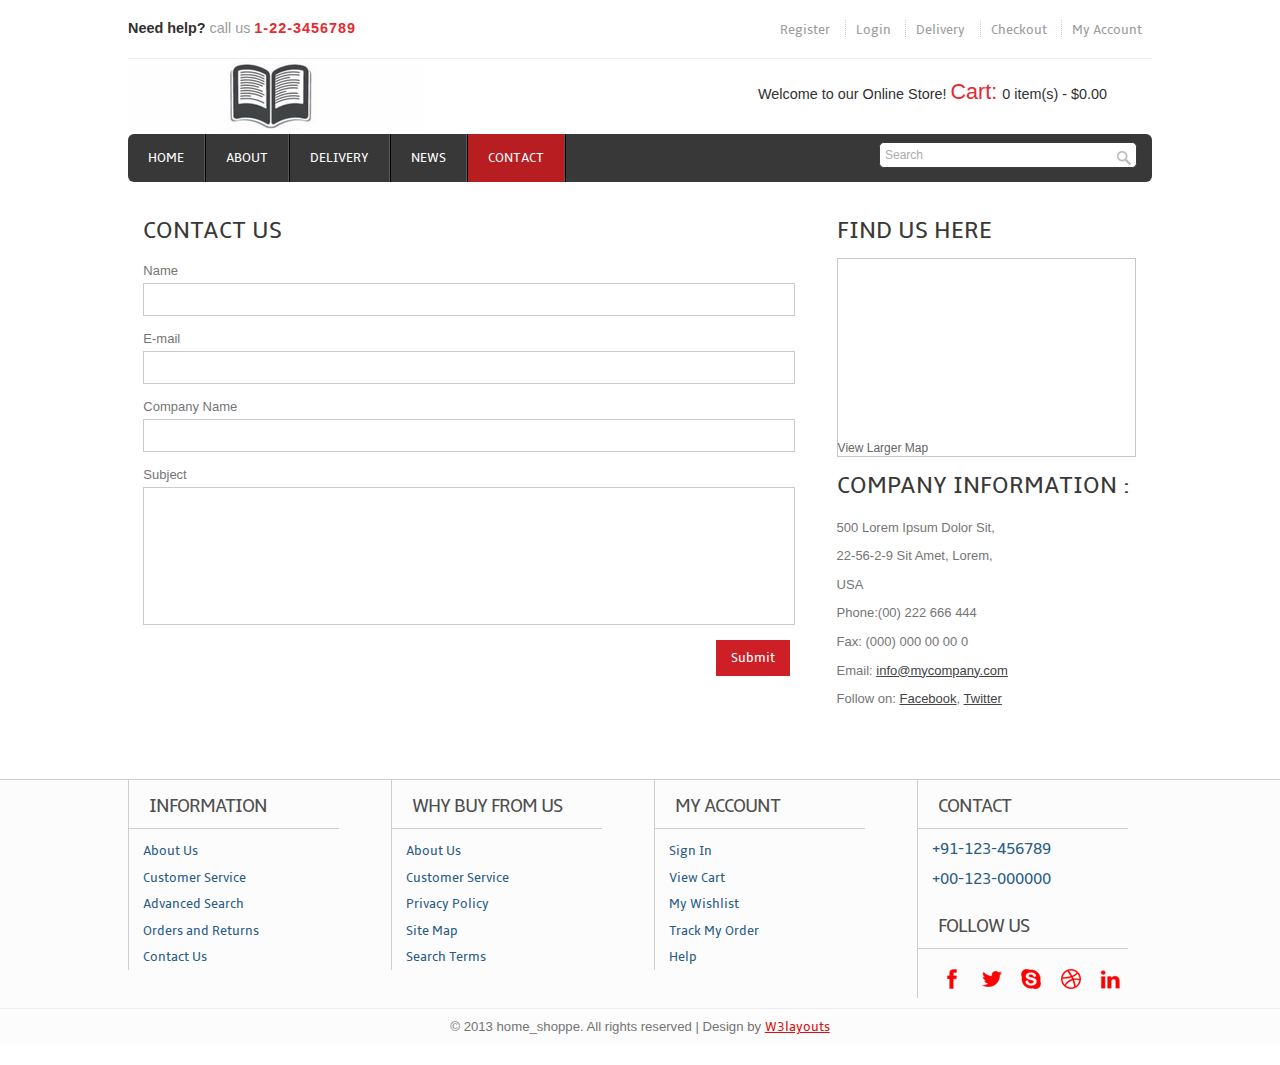
<file: BS.Presentation/assets/client/template_user/contact.html>
<!--A Design by W3layouts
Author: W3layout
Author URL: http://w3layouts.com
License: Creative Commons Attribution 3.0 Unported
License URL: http://creativecommons.org/licenses/by/3.0/
-->
<!DOCTYPE HTML>
<head>
<title>Free Home Shoppe Website Template | Contact :: w3layouts</title>
<meta http-equiv="Content-Type" content="text/html; charset=utf-8" />
<meta name="viewport" content="width=device-width, initial-scale=1, maximum-scale=1">
<link href="css/style.css" rel="stylesheet" type="text/css" media="all"/>
<script type="text/javascript" src="js/jquery-1.7.2.min.js"></script> 
<script type="text/javascript" src="js/move-top.js"></script>
<script type="text/javascript" src="js/easing.js"></script>
</head>
<body>
  <div class="wrap">
	<div class="header">
		<div class="headertop_desc">
			<div class="call">
				 <p><span>Need help?</span> call us <span class="number">1-22-3456789</span></span></p>
			</div>
			<div class="account_desc">
				<ul>
					<li><a href="#">Register</a></li>
					<li><a href="#">Login</a></li>
					<li><a href="#">Delivery</a></li>
					<li><a href="#">Checkout</a></li>
					<li><a href="#">My Account</a></li>
				</ul>
			</div>
			<div class="clear"></div>
		</div>
		<div class="header_top">
			<div class="logo">
				<a href="index.html"><img src="images/logo.png" alt="" /></a>
			</div>
			  <div class="cart">
			  	   <p>Welcome to our Online Store! <span>Cart:</span><div id="dd" class="wrapper-dropdown-2"> 0 item(s) - $0.00
			  	   	<ul class="dropdown">
							<li>you have no items in your Shopping cart</li>
					</ul></div></p>
			  </div>
			  <script type="text/javascript">
			function DropDown(el) {
				this.dd = el;
				this.initEvents();
			}
			DropDown.prototype = {
				initEvents : function() {
					var obj = this;

					obj.dd.on('click', function(event){
						$(this).toggleClass('active');
						event.stopPropagation();
					});	
				}
			}

			$(function() {

				var dd = new DropDown( $('#dd') );

				$(document).click(function() {
					// all dropdowns
					$('.wrapper-dropdown-2').removeClass('active');
				});

			});

		</script>
	 <div class="clear"></div>
  </div>
	<div class="header_bottom">
	     	<div class="menu">
	     		<ul>
			    	<li><a href="index.html">Home</a></li>
			    	<li><a href="about.html">About</a></li>
			    	<li><a href="delivery.html">Delivery</a></li>
			    	<li><a href="news.html">News</a></li>
			    	<li class="active"><a href="contact.html">Contact</a></li>
			    	<div class="clear"></div>
     			</ul>
	     	</div>
	     	<div class="search_box">
	     		<form>
	     			<input type="text" value="Search" onfocus="this.value = '';" onblur="if (this.value == '') {this.value = 'Search';}"><input type="submit" value="">
	     		</form>
	     	</div>
	     	<div class="clear"></div>
	     </div>	     	
   </div>
 <div class="main">
    <div class="content">
    	<div class="section group">
				<div class="col span_2_of_3">
				  <div class="contact-form">
				  	<h2>Contact Us</h2>
					    <form>
					    	<div>
						    	<span><label>Name</label></span>
						    	<span><input type="text" class="textbox" ></span>
						    </div>
						    <div>
						    	<span><label>E-mail</label></span>
						    	<span><input type="text" class="textbox"></span>
						    </div>
						    <div>
						     	<span><label>Company Name</label></span>
						    	<span><input type="text" class="textbox"></span>
						    </div>
						    <div>
						    	<span><label>Subject</label></span>
						    	<span><textarea> </textarea></span>
						    </div>
						   <div>
						   		<span><input type="submit" value="Submit"  class="myButton"></span>
						  </div>
					    </form>
				  </div>
  				</div>
				<div class="col span_1_of_3">
					<div class="contact_info">
    	 				<h3>Find Us Here</h3>
					    	  <div class="map">
							   	    <iframe width="100%" height="175" frameborder="0" scrolling="no" marginheight="0" marginwidth="0" src="https://maps.google.co.in/maps?f=q&amp;source=s_q&amp;hl=en&amp;geocode=&amp;q=Lighthouse+Point,+FL,+United+States&amp;aq=4&amp;oq=light&amp;sll=26.275636,-80.087265&amp;sspn=0.04941,0.104628&amp;ie=UTF8&amp;hq=&amp;hnear=Lighthouse+Point,+Broward,+Florida,+United+States&amp;t=m&amp;z=14&amp;ll=26.275636,-80.087265&amp;output=embed"></iframe><br><small><a href="https://maps.google.co.in/maps?f=q&amp;source=embed&amp;hl=en&amp;geocode=&amp;q=Lighthouse+Point,+FL,+United+States&amp;aq=4&amp;oq=light&amp;sll=26.275636,-80.087265&amp;sspn=0.04941,0.104628&amp;ie=UTF8&amp;hq=&amp;hnear=Lighthouse+Point,+Broward,+Florida,+United+States&amp;t=m&amp;z=14&amp;ll=26.275636,-80.087265" style="color:#666;text-align:left;font-size:12px">View Larger Map</a></small>
							  </div>
      				</div>
      			<div class="company_address">
				     	<h3>Company Information :</h3>
						    	<p>500 Lorem Ipsum Dolor Sit,</p>
						   		<p>22-56-2-9 Sit Amet, Lorem,</p>
						   		<p>USA</p>
				   		<p>Phone:(00) 222 666 444</p>
				   		<p>Fax: (000) 000 00 00 0</p>
				 	 	<p>Email: <span><a href="mailto:@example.com">info@mycompany.com</a></span></p>
				   		<p>Follow on: <span>Facebook</span>, <span>Twitter</span></p>
				   </div>
				 </div>
			  </div>		
         </div> 
    </div>
 </div>
   <div class="footer">
   	  <div class="wrap">	
	     <div class="section group">
				<div class="col_1_of_4 span_1_of_4">
						<h4>Information</h4>
						<ul>
						<li><a href="about.html">About Us</a></li>
						<li><a href="contact.html">Customer Service</a></li>
						<li><a href="#">Advanced Search</a></li>
						<li><a href="delivery.html">Orders and Returns</a></li>
						<li><a href="contact.html">Contact Us</a></li>
						</ul>
					</div>
				<div class="col_1_of_4 span_1_of_4">
					<h4>Why buy from us</h4>
						<ul>
						<li><a href="about.html">About Us</a></li>
						<li><a href="contact.html">Customer Service</a></li>
						<li><a href="#">Privacy Policy</a></li>
						<li><a href="contact.html">Site Map</a></li>
						<li><a href="#">Search Terms</a></li>
						</ul>
				</div>
				<div class="col_1_of_4 span_1_of_4">
					<h4>My account</h4>
						<ul>
							<li><a href="contact.html">Sign In</a></li>
							<li><a href="index.html">View Cart</a></li>
							<li><a href="#">My Wishlist</a></li>
							<li><a href="#">Track My Order</a></li>
							<li><a href="contact.html">Help</a></li>
						</ul>
				</div>
				<div class="col_1_of_4 span_1_of_4">
					<h4>Contact</h4>
						<ul>
							<li><span>+91-123-456789</span></li>
							<li><span>+00-123-000000</span></li>
						</ul>
						<div class="social-icons">
							<h4>Follow Us</h4>
					   		  <ul>
							      <li><a href="#" target="_blank"><img src="images/facebook.png" alt="" /></a></li>
							      <li><a href="#" target="_blank"><img src="images/twitter.png" alt="" /></a></li>
							      <li><a href="#" target="_blank"><img src="images/skype.png" alt="" /> </a></li>
							      <li><a href="#" target="_blank"> <img src="images/dribbble.png" alt="" /></a></li>
							      <li><a href="#" target="_blank"> <img src="images/linkedin.png" alt="" /></a></li>
							      <div class="clear"></div>
						     </ul>
   	 					</div>
				</div>
			</div>			
        </div>
        <div class="copy_right">
				<p>&copy; 2013 home_shoppe. All rights reserved | Design by <a href="http://w3layouts.com/">W3layouts</a></p>
		   </div>
    </div>
    <script type="text/javascript">
		$(document).ready(function() {			
			$().UItoTop({ easingType: 'easeOutQuart' });
			
		});
	</script>
    <a href="#" id="toTop"><span id="toTopHover"> </span></a>
</body>
</html>
</file>
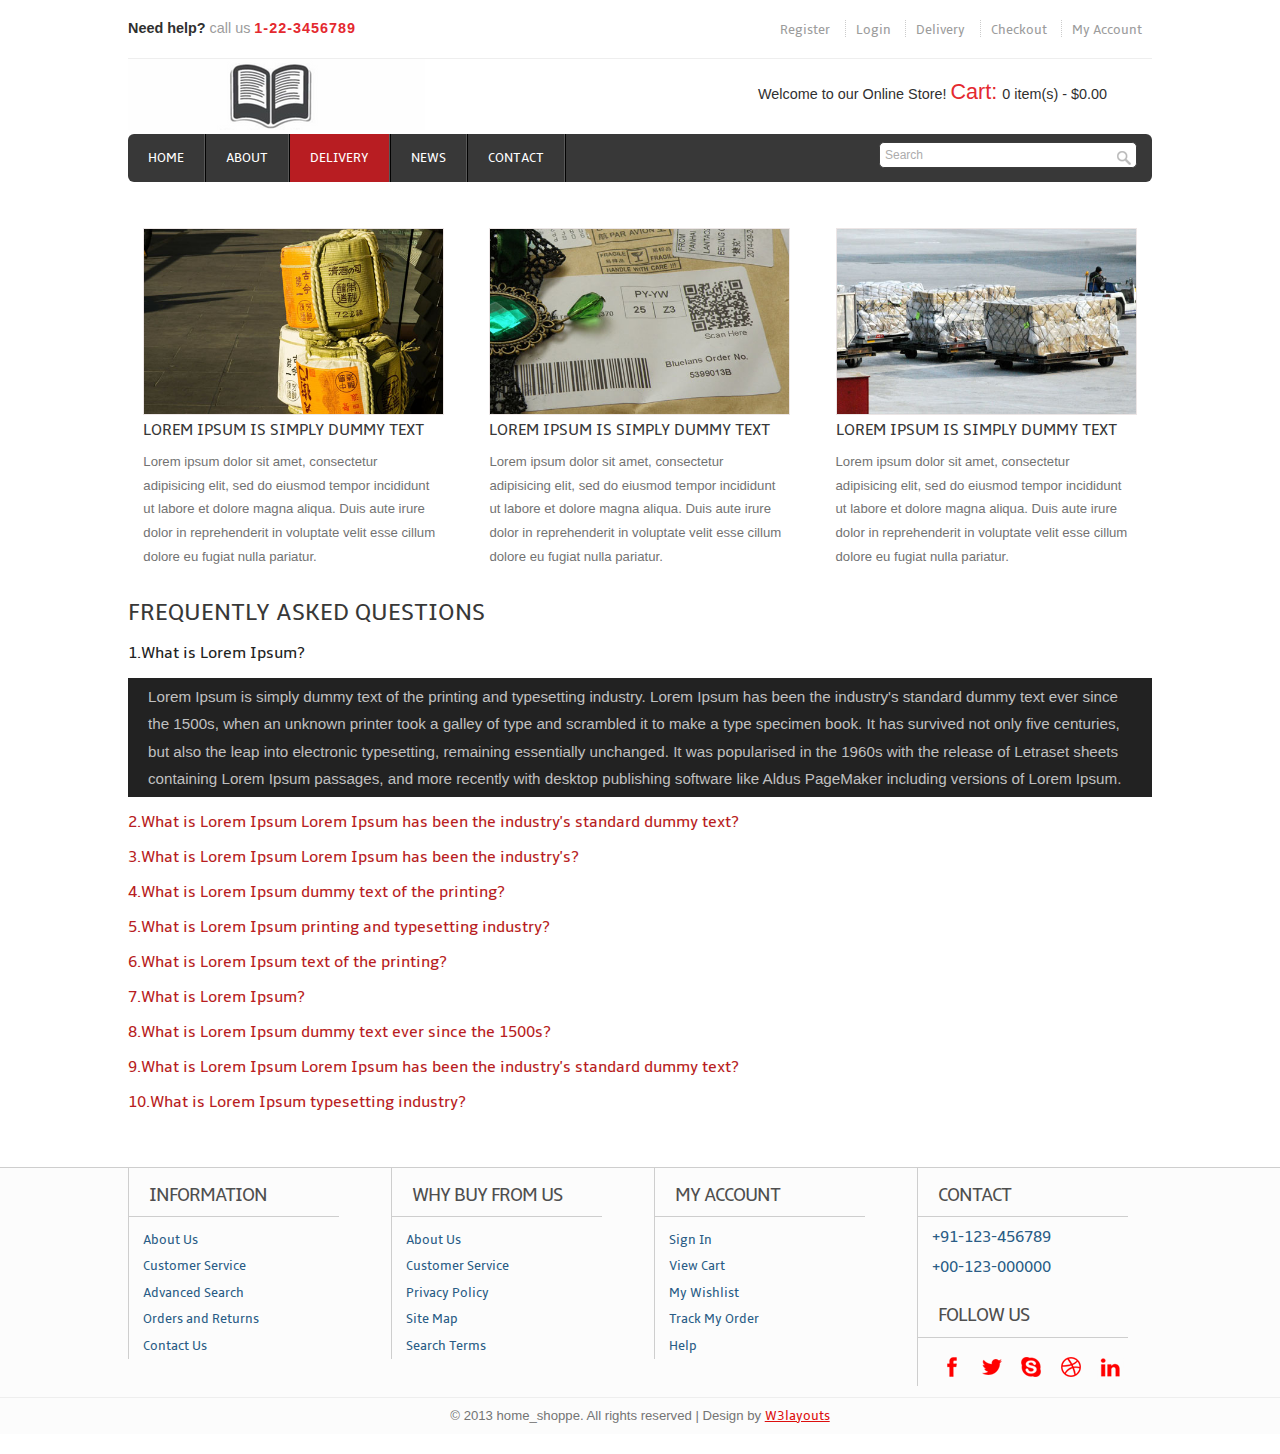
<file: BS.Presentation/assets/client/template_user/delivery.html>
<!--A Design by W3layouts
Author: W3layout
Author URL: http://w3layouts.com
License: Creative Commons Attribution 3.0 Unported
License URL: http://creativecommons.org/licenses/by/3.0/
-->
<!DOCTYPE HTML>
<head>
<title>Free Home Shoppe Website Template | Delivery :: w3layouts</title>
<meta http-equiv="Content-Type" content="text/html; charset=utf-8" />
<meta name="viewport" content="width=device-width, initial-scale=1, maximum-scale=1">
<link href="css/style.css" rel="stylesheet" type="text/css" media="all"/>
<script type="text/javascript" src="js/jquery-1.7.2.min.js"></script> 
<script type="text/javascript" src="js/move-top.js"></script>
<script type="text/javascript" src="js/easing.js"></script>
<script type="text/javascript" src="js/jquery.accordion.js"></script>
<script type="text/javascript">
	$(document).ready(function() {
		$("#posts").accordion({ 
			header: "div.tab", 
			alwaysOpen: false,
			autoheight: false
		});
	});
</script>
</head>
<body>
  <div class="wrap">
	<div class="header">
		<div class="headertop_desc">
			<div class="call">
				 <p><span>Need help?</span> call us <span class="number">1-22-3456789</span></span></p>
			</div>
			<div class="account_desc">
				<ul>
					<li><a href="#">Register</a></li>
					<li><a href="#">Login</a></li>
					<li><a href="#">Delivery</a></li>
					<li><a href="#">Checkout</a></li>
					<li><a href="#">My Account</a></li>
				</ul>
			</div>
			<div class="clear"></div>
		</div>
		<div class="header_top">
			<div class="logo">
				<a href="index.html"><img src="images/logo.png" alt="" /></a>
			</div>
			  <div class="cart">
			  	   <p>Welcome to our Online Store! <span>Cart:</span><div id="dd" class="wrapper-dropdown-2"> 0 item(s) - $0.00
			  	   	<ul class="dropdown">
							<li>you have no items in your Shopping cart</li>
					</ul></div></p>
			  </div>
			  <script type="text/javascript">
			function DropDown(el) {
				this.dd = el;
				this.initEvents();
			}
			DropDown.prototype = {
				initEvents : function() {
					var obj = this;

					obj.dd.on('click', function(event){
						$(this).toggleClass('active');
						event.stopPropagation();
					});	
				}
			}

			$(function() {

				var dd = new DropDown( $('#dd') );

				$(document).click(function() {
					// all dropdowns
					$('.wrapper-dropdown-2').removeClass('active');
				});

			});

		</script>
	 <div class="clear"></div>
  </div>
	<div class="header_bottom">
	     	<div class="menu">
	     		<ul>
			    	<li><a href="index.html">Home</a></li>
			    	<li><a href="about.html">About</a></li>
			    	<li class="active"><a href="delivery.html">Delivery</a></li>
			    	<li><a href="news.html">News</a></li>
			    	<li><a href="contact.html">Contact</a></li>
			    	<div class="clear"></div>
     			</ul>
	     	</div>
	     	<div class="search_box">
	     		<form>
	     			<input type="text" value="Search" onfocus="this.value = '';" onblur="if (this.value == '') {this.value = 'Search';}"><input type="submit" value="">
	     		</form>
	     	</div>
	     	<div class="clear"></div>
	     </div>	     	
   </div>
 <div class="main">
    <div class="content">
    	<div class="section group">
				<div class="grid_1_of_3 images_1_of_3">
					  <img src="images/delivery-img1.jpg" alt="" />
					  <h3>Lorem Ipsum is simply dummy text </h3>
					  <p>Lorem ipsum dolor sit amet, consectetur adipisicing elit, sed do eiusmod tempor incididunt ut labore et dolore magna aliqua. Duis aute irure dolor in reprehenderit in voluptate velit esse cillum dolore eu fugiat nulla pariatur.</p>
				</div>
				<div class="grid_1_of_3 images_1_of_3">
					  <img src="images/delivery-img2.jpg" alt="" />
					  <h3>Lorem Ipsum is simply dummy text </h3>
					  <p>Lorem ipsum dolor sit amet, consectetur adipisicing elit, sed do eiusmod tempor incididunt ut labore et dolore magna aliqua. Duis aute irure dolor in reprehenderit in voluptate velit esse cillum dolore eu fugiat nulla pariatur.</p>
				</div>
				<div class="grid_1_of_3 images_1_of_3">
					  <img src="images/delivery-img3.jpg" alt="" />
					  <h3>Lorem Ipsum is simply dummy text </h3>
					  <p>Lorem ipsum dolor sit amet, consectetur adipisicing elit, sed do eiusmod tempor incididunt ut labore et dolore magna aliqua. Duis aute irure dolor in reprehenderit in voluptate velit esse cillum dolore eu fugiat nulla pariatur.</p>
				</div>
			</div>	
		<div class="faqs">
    	  <h2>Frequently Asked Questions</h2>	          	
            <div id="posts">
			    <div class="tab bar">
                    <h4 class="post-title">1.What is Lorem Ipsum?</h4>
                </div>
			    <div class="panel margin-lr-7">
            		<p>Lorem Ipsum is simply dummy text of the printing and typesetting industry. Lorem Ipsum has been the industry's standard dummy text ever since the 1500s, when an unknown printer took a galley of type and scrambled it to make a type specimen book. It has survived not only five centuries, but also the leap into electronic typesetting, remaining essentially unchanged. It was popularised in the 1960s with the release of Letraset sheets containing Lorem Ipsum passages, and more recently with desktop publishing software like Aldus PageMaker including versions of Lorem Ipsum.</p>
			    </div>		   
                <div class="tab bar">
                     <h4 class="post-title"> 2.What is Lorem Ipsum Lorem Ipsum has been the industry's standard dummy text?</h4>
                </div>
				<div class="panel margin-lr-7">
	        		 <p>Lorem Ipsum is simply dummy text of the printing and typesetting industry. Lorem Ipsum has been the industry's standard dummy text ever since the 1500s, when an unknown printer took a galley of type and scrambled it to make a type specimen book. It has survived not only five centuries, but also the leap into electronic typesetting, remaining essentially unchanged. It was popularised in the 1960s with the release of Letraset sheets containing Lorem Ipsum passages, and more recently with desktop publishing software like Aldus PageMaker including versions of Lorem Ipsum.</p>
                </div>
                <div class="tab bar">
                     <h4 class="post-title"> 3.What is Lorem Ipsum Lorem Ipsum has been the industry's?</h4>
                </div>
				<div class="panel margin-lr-7">
	        		 <p>Lorem Ipsum is simply dummy text of the printing and typesetting industry. Lorem Ipsum has been the industry's standard dummy text ever since the 1500s, when an unknown printer took a galley of type and scrambled it to make a type specimen book. It has survived not only five centuries, but also the leap into electronic typesetting, remaining essentially unchanged. It was popularised in the 1960s with the release of Letraset sheets containing Lorem Ipsum passages, and more recently with desktop publishing software like Aldus PageMaker including versions of Lorem Ipsum.</p>
                </div>
				<div class="tab bar">
                    <h4 class="post-title"> 4.What is Lorem Ipsum dummy text of the printing?</h4>
            	</div>
			 	<div class="panel margin-lr-7">
	        		<p>Lorem Ipsum is simply dummy text of the printing and typesetting industry. Lorem Ipsum has been the industry's standard dummy text ever since the 1500s, when an unknown printer took a galley of type and scrambled it to make a type specimen book. It has survived not only five centuries, but also the leap into electronic typesetting, remaining essentially unchanged. It was popularised in the 1960s with the release of Letraset sheets containing Lorem Ipsum passages, and more recently with desktop publishing software like Aldus PageMaker including versions of Lorem Ipsum.</p>
             	</div>
                <div class="tab bar">
                    <h4 class="post-title"> 5.What is Lorem Ipsum printing and typesetting industry?</h4>
                </div>
			    <div class="panel margin-lr-7">
	        	     <p>Lorem Ipsum is simply dummy text of the printing and typesetting industry. Lorem Ipsum has been the industry's standard dummy text ever since the 1500s, when an unknown printer took a galley of type and scrambled it to make a type specimen book. It has survived not only five centuries, but also the leap into electronic typesetting, remaining essentially unchanged. It was popularised in the 1960s with the release of Letraset sheets containing Lorem Ipsum passages, and more recently with desktop publishing software like Aldus PageMaker including versions of Lorem Ipsum.</p>
                </div>
                <div class="tab bar">
                    <h4 class="post-title"> 6.What is Lorem Ipsum text of the printing?</h4>
            	</div>
				<div class="panel margin-lr-7">
                      <p>Pellentesque ornare sem lacinia quam venenatis vestibulum. Integer posuere erat a ante venenatis dapibus posuere velit aliquet. Donec id elit non mi porta gravida at eget metus.</p>
                </div>
                <div class="tab bar">
                    <h4 class="post-title"> 7.What is Lorem Ipsum?</h4>
            	</div>
				<div class="panel margin-lr-7">
	        	     <p>Lorem Ipsum is simply dummy text of the printing and typesetting industry. Lorem Ipsum has been the industry's standard dummy text ever since the 1500s, when an unknown printer took a galley of type and scrambled it to make a type specimen book. It has survived not only five centuries, but also the leap into electronic typesetting, remaining essentially unchanged. It was popularised in the 1960s with the release of Letraset sheets containing Lorem Ipsum passages, and more recently with desktop publishing software like Aldus PageMaker including versions of Lorem Ipsum.</p>
                </div>
                <div class="tab bar">
                    <h4 class="post-title"> 8.What is Lorem Ipsum dummy text ever since the 1500s?</h4>
            	</div>
				<div class="panel margin-lr-7">
	        	     <p>Lorem Ipsum is simply dummy text of the printing and typesetting industry. Lorem Ipsum has been the industry's standard dummy text ever since the 1500s, when an unknown printer took a galley of type and scrambled it to make a type specimen book. It has survived not only five centuries, but also the leap into electronic typesetting, remaining essentially unchanged. It was popularised in the 1960s with the release of Letraset sheets containing Lorem Ipsum passages, and more recently with desktop publishing software like Aldus PageMaker including versions of Lorem Ipsum.</p>
                </div>
                <div class="tab bar">
                    <h4 class="post-title"> 9.What is Lorem Ipsum  Lorem Ipsum has been the industry's standard dummy text?</h4>
            	</div>
				<div class="panel margin-lr-7">
                      <p>Pellentesque ornare sem lacinia quam venenatis vestibulum. Integer posuere erat a ante venenatis dapibus posuere velit aliquet. Donec id elit non mi porta gravida at eget metus.</p>
                </div>
                <div class="tab bar">
                    <h4 class="post-title"> 10.What is Lorem Ipsum typesetting industry?</h4>
            	</div>
				<div class="panel margin-lr-7">
	        	     <p>Lorem Ipsum is simply dummy text of the printing and typesetting industry. Lorem Ipsum has been the industry's standard dummy text ever since the 1500s, when an unknown printer took a galley of type and scrambled it to make a type specimen book. It has survived not only five centuries, but also the leap into electronic typesetting, remaining essentially unchanged. It was popularised in the 1960s with the release of Letraset sheets containing Lorem Ipsum passages, and more recently with desktop publishing software like Aldus PageMaker including versions of Lorem Ipsum.</p>
                </div>
		       </div>
		      </div>	
         </div> 
    </div>
 </div>
   <div class="footer">
   	  <div class="wrap">	
	     <div class="section group">
				<div class="col_1_of_4 span_1_of_4">
						<h4>Information</h4>
						<ul>
						<li><a href="about.html">About Us</a></li>
						<li><a href="contact.html">Customer Service</a></li>
						<li><a href="#">Advanced Search</a></li>
						<li><a href="delivery.html">Orders and Returns</a></li>
						<li><a href="contact.html">Contact Us</a></li>
						</ul>
					</div>
				<div class="col_1_of_4 span_1_of_4">
					<h4>Why buy from us</h4>
						<ul>
						<li><a href="about.html">About Us</a></li>
						<li><a href="contact.html">Customer Service</a></li>
						<li><a href="#">Privacy Policy</a></li>
						<li><a href="contact.html">Site Map</a></li>
						<li><a href="#">Search Terms</a></li>
						</ul>
				</div>
				<div class="col_1_of_4 span_1_of_4">
					<h4>My account</h4>
						<ul>
							<li><a href="contact.html">Sign In</a></li>
							<li><a href="index.html">View Cart</a></li>
							<li><a href="#">My Wishlist</a></li>
							<li><a href="#">Track My Order</a></li>
							<li><a href="contact.html">Help</a></li>
						</ul>
				</div>
				<div class="col_1_of_4 span_1_of_4">
					<h4>Contact</h4>
						<ul>
							<li><span>+91-123-456789</span></li>
							<li><span>+00-123-000000</span></li>
						</ul>
						<div class="social-icons">
							<h4>Follow Us</h4>
					   		  <ul>
							      <li><a href="#" target="_blank"><img src="images/facebook.png" alt="" /></a></li>
							      <li><a href="#" target="_blank"><img src="images/twitter.png" alt="" /></a></li>
							      <li><a href="#" target="_blank"><img src="images/skype.png" alt="" /> </a></li>
							      <li><a href="#" target="_blank"> <img src="images/dribbble.png" alt="" /></a></li>
							      <li><a href="#" target="_blank"> <img src="images/linkedin.png" alt="" /></a></li>
							      <div class="clear"></div>
						     </ul>
   	 					</div>
				</div>
			</div>			
        </div>
        <div class="copy_right">
				<p>&copy; 2013 home_shoppe. All rights reserved | Design by <a href="http://w3layouts.com/">W3layouts</a></p>
		   </div>
    </div>
    <script type="text/javascript">
		$(document).ready(function() {
			$().UItoTop({ easingType: 'easeOutQuart' });
			
		});
	</script>
    <a href="#" id="toTop"><span id="toTopHover"> </span></a>
</body>
</html>
</file>
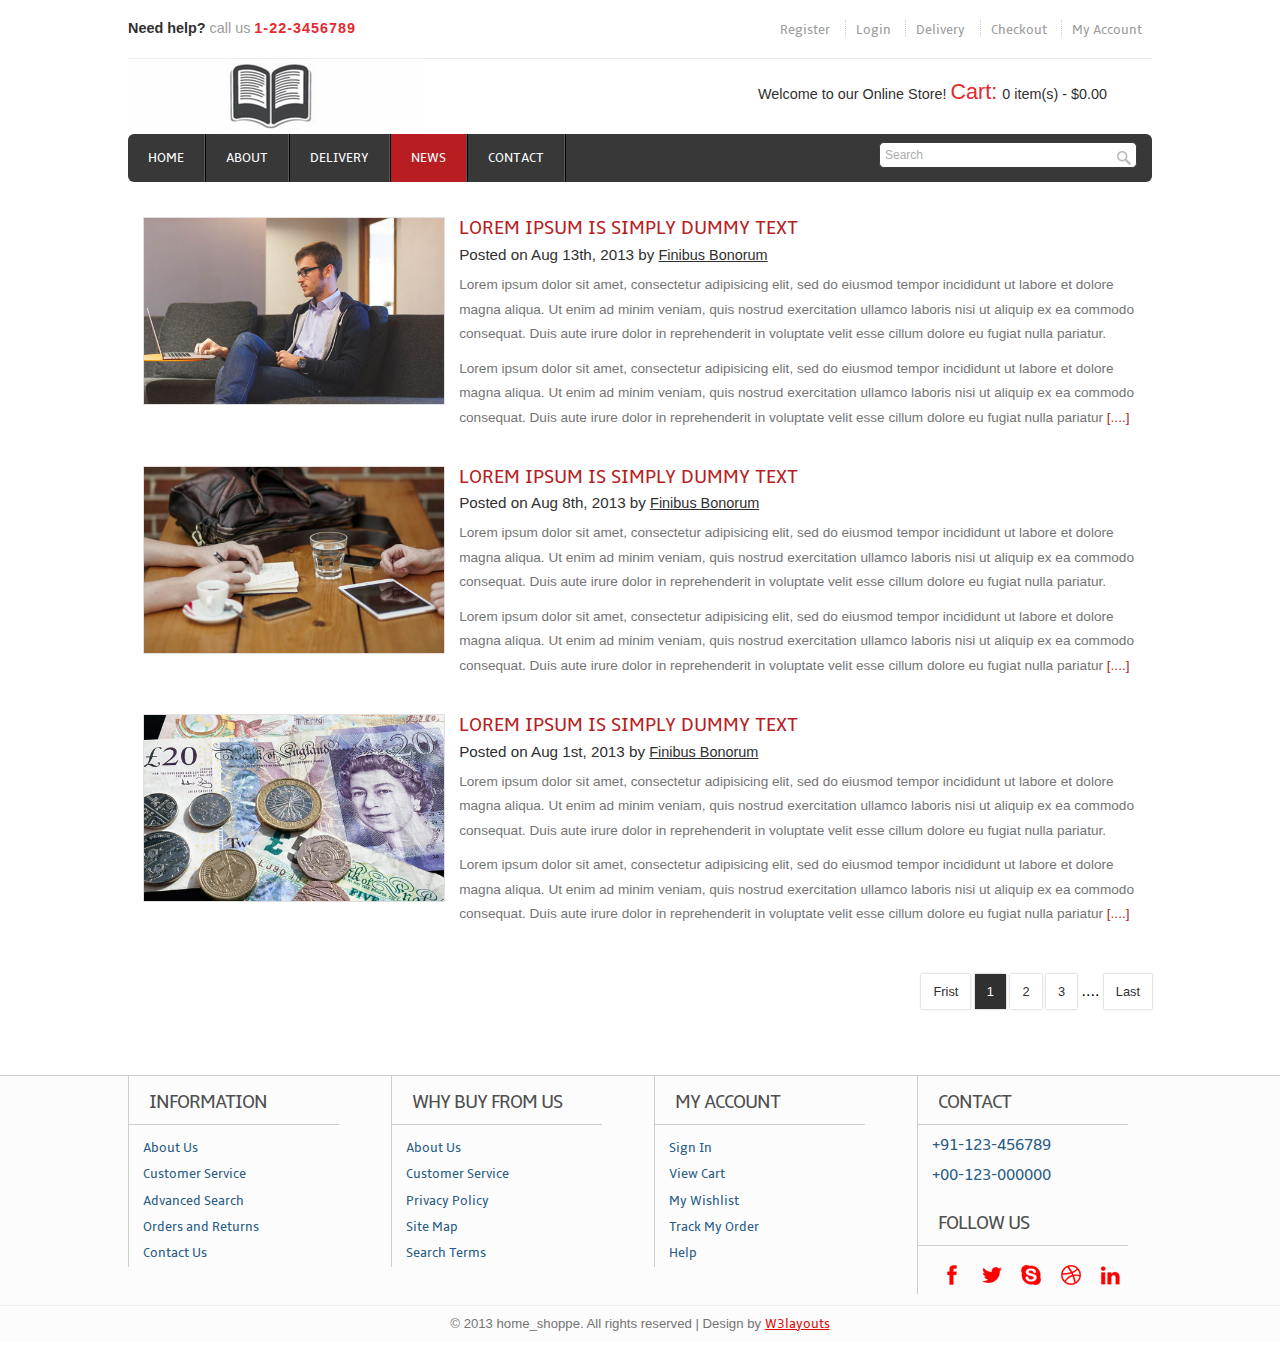
<file: BS.Presentation/assets/client/template_user/news.html>
<!--A Design by W3layouts
Author: W3layout
Author URL: http://w3layouts.com
License: Creative Commons Attribution 3.0 Unported
License URL: http://creativecommons.org/licenses/by/3.0/
-->
<!DOCTYPE HTML>
<head>
<title>Free Home Shoppe Website Template | News :: w3layouts</title>
<meta http-equiv="Content-Type" content="text/html; charset=utf-8" />
<meta name="viewport" content="width=device-width, initial-scale=1, maximum-scale=1">
<link href="css/style.css" rel="stylesheet" type="text/css" media="all"/>
<script type="text/javascript" src="js/jquery-1.7.2.min.js"></script> 
<script type="text/javascript" src="js/move-top.js"></script>
<script type="text/javascript" src="js/easing.js"></script>
</head>
<body>
  <div class="wrap">
	<div class="header">
		<div class="headertop_desc">
			<div class="call">
				 <p><span>Need help?</span> call us <span class="number">1-22-3456789</span></span></p>
			</div>
			<div class="account_desc">
				<ul>
					<li><a href="#">Register</a></li>
					<li><a href="#">Login</a></li>
					<li><a href="#">Delivery</a></li>
					<li><a href="#">Checkout</a></li>
					<li><a href="#">My Account</a></li>
				</ul>
			</div>
			<div class="clear"></div>
		</div>
		<div class="header_top">
			<div class="logo">
				<a href="index.html"><img src="images/logo.png" alt="" /></a>
			</div>
			  <div class="cart">
			  	   <p>Welcome to our Online Store! <span>Cart:</span><div id="dd" class="wrapper-dropdown-2"> 0 item(s) - $0.00
			  	   	<ul class="dropdown">
							<li>you have no items in your Shopping cart</li>
					</ul></div></p>
			  </div>
			  <script type="text/javascript">
			function DropDown(el) {
				this.dd = el;
				this.initEvents();
			}
			DropDown.prototype = {
				initEvents : function() {
					var obj = this;

					obj.dd.on('click', function(event){
						$(this).toggleClass('active');
						event.stopPropagation();
					});	
				}
			}

			$(function() {

				var dd = new DropDown( $('#dd') );

				$(document).click(function() {
					// all dropdowns
					$('.wrapper-dropdown-2').removeClass('active');
				});

			});

		</script>
	 <div class="clear"></div>
  </div>
	<div class="header_bottom">
	     	<div class="menu">
	     		<ul>
			    	<li><a href="index.html">Home</a></li>
			    	<li><a href="about.html">About</a></li>
			    	<li><a href="delivery.html">Delivery</a></li>
			    	<li  class="active"><a href="news.html">News</a></li>
			    	<li><a href="contact.html">Contact</a></li>
			    	<div class="clear"></div>
     			</ul>
	     	</div>
	     	<div class="search_box">
	     		<form>
	     			<input type="text" value="Search" onfocus="this.value = '';" onblur="if (this.value == '') {this.value = 'Search';}"><input type="submit" value="">
	     		</form>
	     	</div>
	     	<div class="clear"></div>
	     </div>	     	
   </div>
 <div class="main">
    <div class="content">
    	<div class="image group">
				<div class="grid images_3_of_1">
					<img src="images/newsimg1.jpg" alt="" />
				</div>
				<div class="grid news_desc">
					<h3>Lorem Ipsum is simply dummy text </h3>
					<h4>Posted on Aug 13th, 2013 by <span><a href="#">Finibus Bonorum</a></span></h4>
					<p>Lorem ipsum dolor sit amet, consectetur adipisicing elit, sed do eiusmod tempor incididunt ut labore et dolore magna aliqua. Ut enim ad minim veniam, quis nostrud exercitation ullamco laboris nisi ut aliquip ex ea commodo consequat. Duis aute irure dolor in reprehenderit in voluptate velit esse cillum dolore eu fugiat nulla pariatur.</p>
					<p>Lorem ipsum dolor sit amet, consectetur adipisicing elit, sed do eiusmod tempor incididunt ut labore et dolore magna aliqua. Ut enim ad minim veniam, quis nostrud exercitation ullamco laboris nisi ut aliquip ex ea commodo consequat. Duis aute irure dolor in reprehenderit in voluptate velit esse cillum dolore eu fugiat nulla pariatur <a href="#" title="more">[....]</a></p>
			   </div>
		   </div>	
		   <div class="image group">
				<div class="grid images_3_of_1">
					<img src="images/newsimg2.jpg" alt="" />
				</div>
				<div class="grid news_desc">
					<h3>Lorem Ipsum is simply dummy text </h3>
					<h4>Posted on Aug 8th, 2013 by <span><a href="#">Finibus Bonorum</a></span></h4>
					<p>Lorem ipsum dolor sit amet, consectetur adipisicing elit, sed do eiusmod tempor incididunt ut labore et dolore magna aliqua. Ut enim ad minim veniam, quis nostrud exercitation ullamco laboris nisi ut aliquip ex ea commodo consequat. Duis aute irure dolor in reprehenderit in voluptate velit esse cillum dolore eu fugiat nulla pariatur.</p>
					<p>Lorem ipsum dolor sit amet, consectetur adipisicing elit, sed do eiusmod tempor incididunt ut labore et dolore magna aliqua. Ut enim ad minim veniam, quis nostrud exercitation ullamco laboris nisi ut aliquip ex ea commodo consequat. Duis aute irure dolor in reprehenderit in voluptate velit esse cillum dolore eu fugiat nulla pariatur <a href="#" title="more">[....]</a></p>
			   </div>
		   </div>
		   <div class="image group">
				<div class="grid images_3_of_1">
					<img src="images/newsimg3.jpg" alt="" />
				</div>
				<div class="grid news_desc">
					<h3>Lorem Ipsum is simply dummy text </h3>
					<h4>Posted on Aug 1st, 2013 by <span><a href="#">Finibus Bonorum</a></span></h4>
					<p>Lorem ipsum dolor sit amet, consectetur adipisicing elit, sed do eiusmod tempor incididunt ut labore et dolore magna aliqua. Ut enim ad minim veniam, quis nostrud exercitation ullamco laboris nisi ut aliquip ex ea commodo consequat. Duis aute irure dolor in reprehenderit in voluptate velit esse cillum dolore eu fugiat nulla pariatur.</p>
					<p>Lorem ipsum dolor sit amet, consectetur adipisicing elit, sed do eiusmod tempor incididunt ut labore et dolore magna aliqua. Ut enim ad minim veniam, quis nostrud exercitation ullamco laboris nisi ut aliquip ex ea commodo consequat. Duis aute irure dolor in reprehenderit in voluptate velit esse cillum dolore eu fugiat nulla pariatur <a href="#" title="more">[....]</a></p>
			   </div>
		   </div>
		   <div class="content-pagenation">
						<li><a href="#">Frist</a></li>
						<li class="active"><a href="#">1</a></li>
						<li><a href="#">2</a></li>
						<li><a href="#">3</a></li>
						<li><span>....</span></li>
						<li><a href="#">Last</a></li>
						<div class="clear"> </div>
					</div>	
         </div> 
    </div>
 </div>
   <div class="footer">
   	  <div class="wrap">	
	     <div class="section group">
				<div class="col_1_of_4 span_1_of_4">
						<h4>Information</h4>
						<ul>
						<li><a href="about.html">About Us</a></li>
						<li><a href="contact.html">Customer Service</a></li>
						<li><a href="#">Advanced Search</a></li>
						<li><a href="delivery.html">Orders and Returns</a></li>
						<li><a href="contact.html">Contact Us</a></li>
						</ul>
					</div>
				<div class="col_1_of_4 span_1_of_4">
					<h4>Why buy from us</h4>
						<ul>
						<li><a href="about.html">About Us</a></li>
						<li><a href="contact.html">Customer Service</a></li>
						<li><a href="#">Privacy Policy</a></li>
						<li><a href="contact.html">Site Map</a></li>
						<li><a href="#">Search Terms</a></li>
						</ul>
				</div>
				<div class="col_1_of_4 span_1_of_4">
					<h4>My account</h4>
						<ul>
							<li><a href="contact.html">Sign In</a></li>
							<li><a href="index.html">View Cart</a></li>
							<li><a href="#">My Wishlist</a></li>
							<li><a href="#">Track My Order</a></li>
							<li><a href="contact.html">Help</a></li>
						</ul>
				</div>
				<div class="col_1_of_4 span_1_of_4">
					<h4>Contact</h4>
						<ul>
							<li><span>+91-123-456789</span></li>
							<li><span>+00-123-000000</span></li>
						</ul>
						<div class="social-icons">
							<h4>Follow Us</h4>
					   		  <ul>
							      <li><a href="#" target="_blank"><img src="images/facebook.png" alt="" /></a></li>
							      <li><a href="#" target="_blank"><img src="images/twitter.png" alt="" /></a></li>
							      <li><a href="#" target="_blank"><img src="images/skype.png" alt="" /> </a></li>
							      <li><a href="#" target="_blank"> <img src="images/dribbble.png" alt="" /></a></li>
							      <li><a href="#" target="_blank"> <img src="images/linkedin.png" alt="" /></a></li>
							      <div class="clear"></div>
						     </ul>
   	 					</div>
				</div>
			</div>			
        </div>
        <div class="copy_right">
		<p>&copy; 2013 home_shoppe. All rights reserved | Design by <a href="http://w3layouts.com/">W3layouts</a></p>
		   </div>
    </div>
   <script type="text/javascript">
		$(document).ready(function() {			
			$().UItoTop({ easingType: 'easeOutQuart' });
			
		});
	</script>
    <a href="#" id="toTop"><span id="toTopHover"> </span></a>
</body>
</html>
</file>
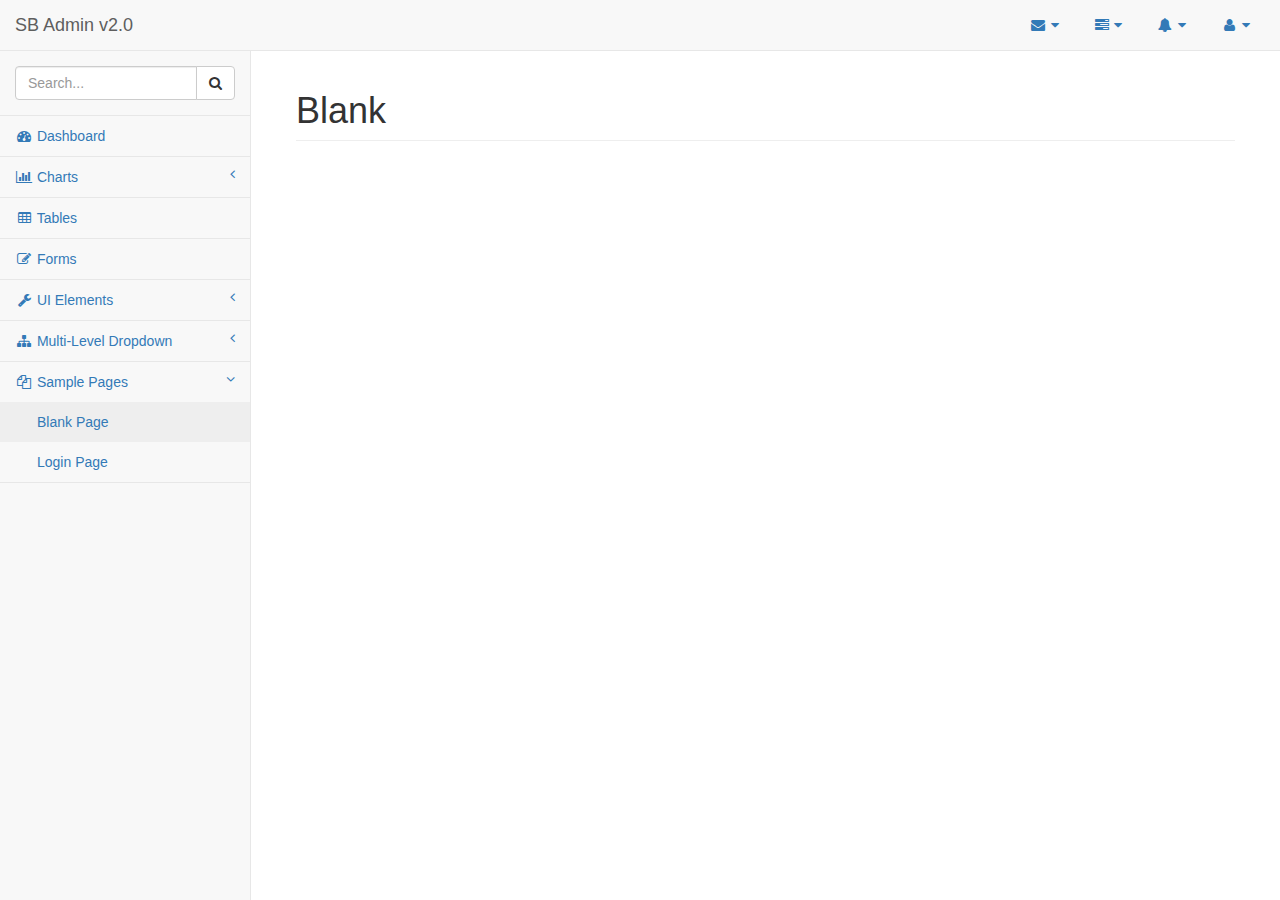
<file: BS.Presentation/assets/admin/template_admin/pages/blank.html>
<!DOCTYPE html>
<html lang="en">

<head>

    <meta charset="utf-8">
    <meta http-equiv="X-UA-Compatible" content="IE=edge">
    <meta name="viewport" content="width=device-width, initial-scale=1">
    <meta name="description" content="">
    <meta name="author" content="">

    <title>SB Admin 2 - Bootstrap Admin Theme</title>

    <!-- Bootstrap Core CSS -->
    <link href="../vendor/bootstrap/css/bootstrap.min.css" rel="stylesheet">

    <!-- MetisMenu CSS -->
    <link href="../vendor/metisMenu/metisMenu.min.css" rel="stylesheet">

    <!-- Custom CSS -->
    <link href="../dist/css/sb-admin-2.css" rel="stylesheet">

    <!-- Custom Fonts -->
    <link href="../vendor/font-awesome/css/font-awesome.min.css" rel="stylesheet" type="text/css">

    <!-- HTML5 Shim and Respond.js IE8 support of HTML5 elements and media queries -->
    <!-- WARNING: Respond.js doesn't work if you view the page via file:// -->
    <!--[if lt IE 9]>
        <script src="https://oss.maxcdn.com/libs/html5shiv/3.7.0/html5shiv.js"></script>
        <script src="https://oss.maxcdn.com/libs/respond.js/1.4.2/respond.min.js"></script>
    <![endif]-->

</head>

<body>

    <div id="wrapper">

        <!-- Navigation -->
        <nav class="navbar navbar-default navbar-static-top" role="navigation" style="margin-bottom: 0">
            <div class="navbar-header">
                <button type="button" class="navbar-toggle" data-toggle="collapse" data-target=".navbar-collapse">
                    <span class="sr-only">Toggle navigation</span>
                    <span class="icon-bar"></span>
                    <span class="icon-bar"></span>
                    <span class="icon-bar"></span>
                </button>
                <a class="navbar-brand" href="index.html">SB Admin v2.0</a>
            </div>
            <!-- /.navbar-header -->

            <ul class="nav navbar-top-links navbar-right">
                <li class="dropdown">
                    <a class="dropdown-toggle" data-toggle="dropdown" href="#">
                        <i class="fa fa-envelope fa-fw"></i> <i class="fa fa-caret-down"></i>
                    </a>
                    <ul class="dropdown-menu dropdown-messages">
                        <li>
                            <a href="#">
                                <div>
                                    <strong>John Smith</strong>
                                    <span class="pull-right text-muted">
                                        <em>Yesterday</em>
                                    </span>
                                </div>
                                <div>Lorem ipsum dolor sit amet, consectetur adipiscing elit. Pellentesque eleifend...</div>
                            </a>
                        </li>
                        <li class="divider"></li>
                        <li>
                            <a href="#">
                                <div>
                                    <strong>John Smith</strong>
                                    <span class="pull-right text-muted">
                                        <em>Yesterday</em>
                                    </span>
                                </div>
                                <div>Lorem ipsum dolor sit amet, consectetur adipiscing elit. Pellentesque eleifend...</div>
                            </a>
                        </li>
                        <li class="divider"></li>
                        <li>
                            <a href="#">
                                <div>
                                    <strong>John Smith</strong>
                                    <span class="pull-right text-muted">
                                        <em>Yesterday</em>
                                    </span>
                                </div>
                                <div>Lorem ipsum dolor sit amet, consectetur adipiscing elit. Pellentesque eleifend...</div>
                            </a>
                        </li>
                        <li class="divider"></li>
                        <li>
                            <a class="text-center" href="#">
                                <strong>Read All Messages</strong>
                                <i class="fa fa-angle-right"></i>
                            </a>
                        </li>
                    </ul>
                    <!-- /.dropdown-messages -->
                </li>
                <!-- /.dropdown -->
                <li class="dropdown">
                    <a class="dropdown-toggle" data-toggle="dropdown" href="#">
                        <i class="fa fa-tasks fa-fw"></i> <i class="fa fa-caret-down"></i>
                    </a>
                    <ul class="dropdown-menu dropdown-tasks">
                        <li>
                            <a href="#">
                                <div>
                                    <p>
                                        <strong>Task 1</strong>
                                        <span class="pull-right text-muted">40% Complete</span>
                                    </p>
                                    <div class="progress progress-striped active">
                                        <div class="progress-bar progress-bar-success" role="progressbar" aria-valuenow="40" aria-valuemin="0" aria-valuemax="100" style="width: 40%">
                                            <span class="sr-only">40% Complete (success)</span>
                                        </div>
                                    </div>
                                </div>
                            </a>
                        </li>
                        <li class="divider"></li>
                        <li>
                            <a href="#">
                                <div>
                                    <p>
                                        <strong>Task 2</strong>
                                        <span class="pull-right text-muted">20% Complete</span>
                                    </p>
                                    <div class="progress progress-striped active">
                                        <div class="progress-bar progress-bar-info" role="progressbar" aria-valuenow="20" aria-valuemin="0" aria-valuemax="100" style="width: 20%">
                                            <span class="sr-only">20% Complete</span>
                                        </div>
                                    </div>
                                </div>
                            </a>
                        </li>
                        <li class="divider"></li>
                        <li>
                            <a href="#">
                                <div>
                                    <p>
                                        <strong>Task 3</strong>
                                        <span class="pull-right text-muted">60% Complete</span>
                                    </p>
                                    <div class="progress progress-striped active">
                                        <div class="progress-bar progress-bar-warning" role="progressbar" aria-valuenow="60" aria-valuemin="0" aria-valuemax="100" style="width: 60%">
                                            <span class="sr-only">60% Complete (warning)</span>
                                        </div>
                                    </div>
                                </div>
                            </a>
                        </li>
                        <li class="divider"></li>
                        <li>
                            <a href="#">
                                <div>
                                    <p>
                                        <strong>Task 4</strong>
                                        <span class="pull-right text-muted">80% Complete</span>
                                    </p>
                                    <div class="progress progress-striped active">
                                        <div class="progress-bar progress-bar-danger" role="progressbar" aria-valuenow="80" aria-valuemin="0" aria-valuemax="100" style="width: 80%">
                                            <span class="sr-only">80% Complete (danger)</span>
                                        </div>
                                    </div>
                                </div>
                            </a>
                        </li>
                        <li class="divider"></li>
                        <li>
                            <a class="text-center" href="#">
                                <strong>See All Tasks</strong>
                                <i class="fa fa-angle-right"></i>
                            </a>
                        </li>
                    </ul>
                    <!-- /.dropdown-tasks -->
                </li>
                <!-- /.dropdown -->
                <li class="dropdown">
                    <a class="dropdown-toggle" data-toggle="dropdown" href="#">
                        <i class="fa fa-bell fa-fw"></i> <i class="fa fa-caret-down"></i>
                    </a>
                    <ul class="dropdown-menu dropdown-alerts">
                        <li>
                            <a href="#">
                                <div>
                                    <i class="fa fa-comment fa-fw"></i> New Comment
                                    <span class="pull-right text-muted small">4 minutes ago</span>
                                </div>
                            </a>
                        </li>
                        <li class="divider"></li>
                        <li>
                            <a href="#">
                                <div>
                                    <i class="fa fa-twitter fa-fw"></i> 3 New Followers
                                    <span class="pull-right text-muted small">12 minutes ago</span>
                                </div>
                            </a>
                        </li>
                        <li class="divider"></li>
                        <li>
                            <a href="#">
                                <div>
                                    <i class="fa fa-envelope fa-fw"></i> Message Sent
                                    <span class="pull-right text-muted small">4 minutes ago</span>
                                </div>
                            </a>
                        </li>
                        <li class="divider"></li>
                        <li>
                            <a href="#">
                                <div>
                                    <i class="fa fa-tasks fa-fw"></i> New Task
                                    <span class="pull-right text-muted small">4 minutes ago</span>
                                </div>
                            </a>
                        </li>
                        <li class="divider"></li>
                        <li>
                            <a href="#">
                                <div>
                                    <i class="fa fa-upload fa-fw"></i> Server Rebooted
                                    <span class="pull-right text-muted small">4 minutes ago</span>
                                </div>
                            </a>
                        </li>
                        <li class="divider"></li>
                        <li>
                            <a class="text-center" href="#">
                                <strong>See All Alerts</strong>
                                <i class="fa fa-angle-right"></i>
                            </a>
                        </li>
                    </ul>
                    <!-- /.dropdown-alerts -->
                </li>
                <!-- /.dropdown -->
                <li class="dropdown">
                    <a class="dropdown-toggle" data-toggle="dropdown" href="#">
                        <i class="fa fa-user fa-fw"></i> <i class="fa fa-caret-down"></i>
                    </a>
                    <ul class="dropdown-menu dropdown-user">
                        <li><a href="#"><i class="fa fa-user fa-fw"></i> User Profile</a>
                        </li>
                        <li><a href="#"><i class="fa fa-gear fa-fw"></i> Settings</a>
                        </li>
                        <li class="divider"></li>
                        <li><a href="login.html"><i class="fa fa-sign-out fa-fw"></i> Logout</a>
                        </li>
                    </ul>
                    <!-- /.dropdown-user -->
                </li>
                <!-- /.dropdown -->
            </ul>
            <!-- /.navbar-top-links -->

            <div class="navbar-default sidebar" role="navigation">
                <div class="sidebar-nav navbar-collapse">
                    <ul class="nav" id="side-menu">
                        <li class="sidebar-search">
                            <div class="input-group custom-search-form">
                                <input type="text" class="form-control" placeholder="Search...">
                                <span class="input-group-btn">
                                    <button class="btn btn-default" type="button">
                                        <i class="fa fa-search"></i>
                                    </button>
                                </span>
                            </div>
                            <!-- /input-group -->
                        </li>
                        <li>
                            <a href="index.html"><i class="fa fa-dashboard fa-fw"></i> Dashboard</a>
                        </li>
                        <li>
                            <a href="#"><i class="fa fa-bar-chart-o fa-fw"></i> Charts<span class="fa arrow"></span></a>
                            <ul class="nav nav-second-level">
                                <li>
                                    <a href="flot.html">Flot Charts</a>
                                </li>
                                <li>
                                    <a href="morris.html">Morris.js Charts</a>
                                </li>
                            </ul>
                            <!-- /.nav-second-level -->
                        </li>
                        <li>
                            <a href="tables.html"><i class="fa fa-table fa-fw"></i> Tables</a>
                        </li>
                        <li>
                            <a href="forms.html"><i class="fa fa-edit fa-fw"></i> Forms</a>
                        </li>
                        <li>
                            <a href="#"><i class="fa fa-wrench fa-fw"></i> UI Elements<span class="fa arrow"></span></a>
                            <ul class="nav nav-second-level">
                                <li>
                                    <a href="panels-wells.html">Panels and Wells</a>
                                </li>
                                <li>
                                    <a href="buttons.html">Buttons</a>
                                </li>
                                <li>
                                    <a href="notifications.html">Notifications</a>
                                </li>
                                <li>
                                    <a href="typography.html">Typography</a>
                                </li>
                                <li>
                                    <a href="icons.html"> Icons</a>
                                </li>
                                <li>
                                    <a href="grid.html">Grid</a>
                                </li>
                            </ul>
                            <!-- /.nav-second-level -->
                        </li>
                        <li>
                            <a href="#"><i class="fa fa-sitemap fa-fw"></i> Multi-Level Dropdown<span class="fa arrow"></span></a>
                            <ul class="nav nav-second-level">
                                <li>
                                    <a href="#">Second Level Item</a>
                                </li>
                                <li>
                                    <a href="#">Second Level Item</a>
                                </li>
                                <li>
                                    <a href="#">Third Level <span class="fa arrow"></span></a>
                                    <ul class="nav nav-third-level">
                                        <li>
                                            <a href="#">Third Level Item</a>
                                        </li>
                                        <li>
                                            <a href="#">Third Level Item</a>
                                        </li>
                                        <li>
                                            <a href="#">Third Level Item</a>
                                        </li>
                                        <li>
                                            <a href="#">Third Level Item</a>
                                        </li>
                                    </ul>
                                    <!-- /.nav-third-level -->
                                </li>
                            </ul>
                            <!-- /.nav-second-level -->
                        </li>
                        <li class="active">
                            <a href="#"><i class="fa fa-files-o fa-fw"></i> Sample Pages<span class="fa arrow"></span></a>
                            <ul class="nav nav-second-level">
                                <li>
                                    <a class="active" href="blank.html">Blank Page</a>
                                </li>
                                <li>
                                    <a href="login.html">Login Page</a>
                                </li>
                            </ul>
                            <!-- /.nav-second-level -->
                        </li>
                    </ul>
                </div>
                <!-- /.sidebar-collapse -->
            </div>
            <!-- /.navbar-static-side -->
        </nav>

        <!-- Page Content -->
        <div id="page-wrapper">
            <div class="container-fluid">
                <div class="row">
                    <div class="col-lg-12">
                        <h1 class="page-header">Blank</h1>
                    </div>
                    <!-- /.col-lg-12 -->
                </div>
                <!-- /.row -->
            </div>
            <!-- /.container-fluid -->
        </div>
        <!-- /#page-wrapper -->

    </div>
    <!-- /#wrapper -->

    <!-- jQuery -->
    <script src="../vendor/jquery/jquery.min.js"></script>

    <!-- Bootstrap Core JavaScript -->
    <script src="../vendor/bootstrap/js/bootstrap.min.js"></script>

    <!-- Metis Menu Plugin JavaScript -->
    <script src="../vendor/metisMenu/metisMenu.min.js"></script>

    <!-- Custom Theme JavaScript -->
    <script src="../dist/js/sb-admin-2.js"></script>

</body>

</html>
</file>
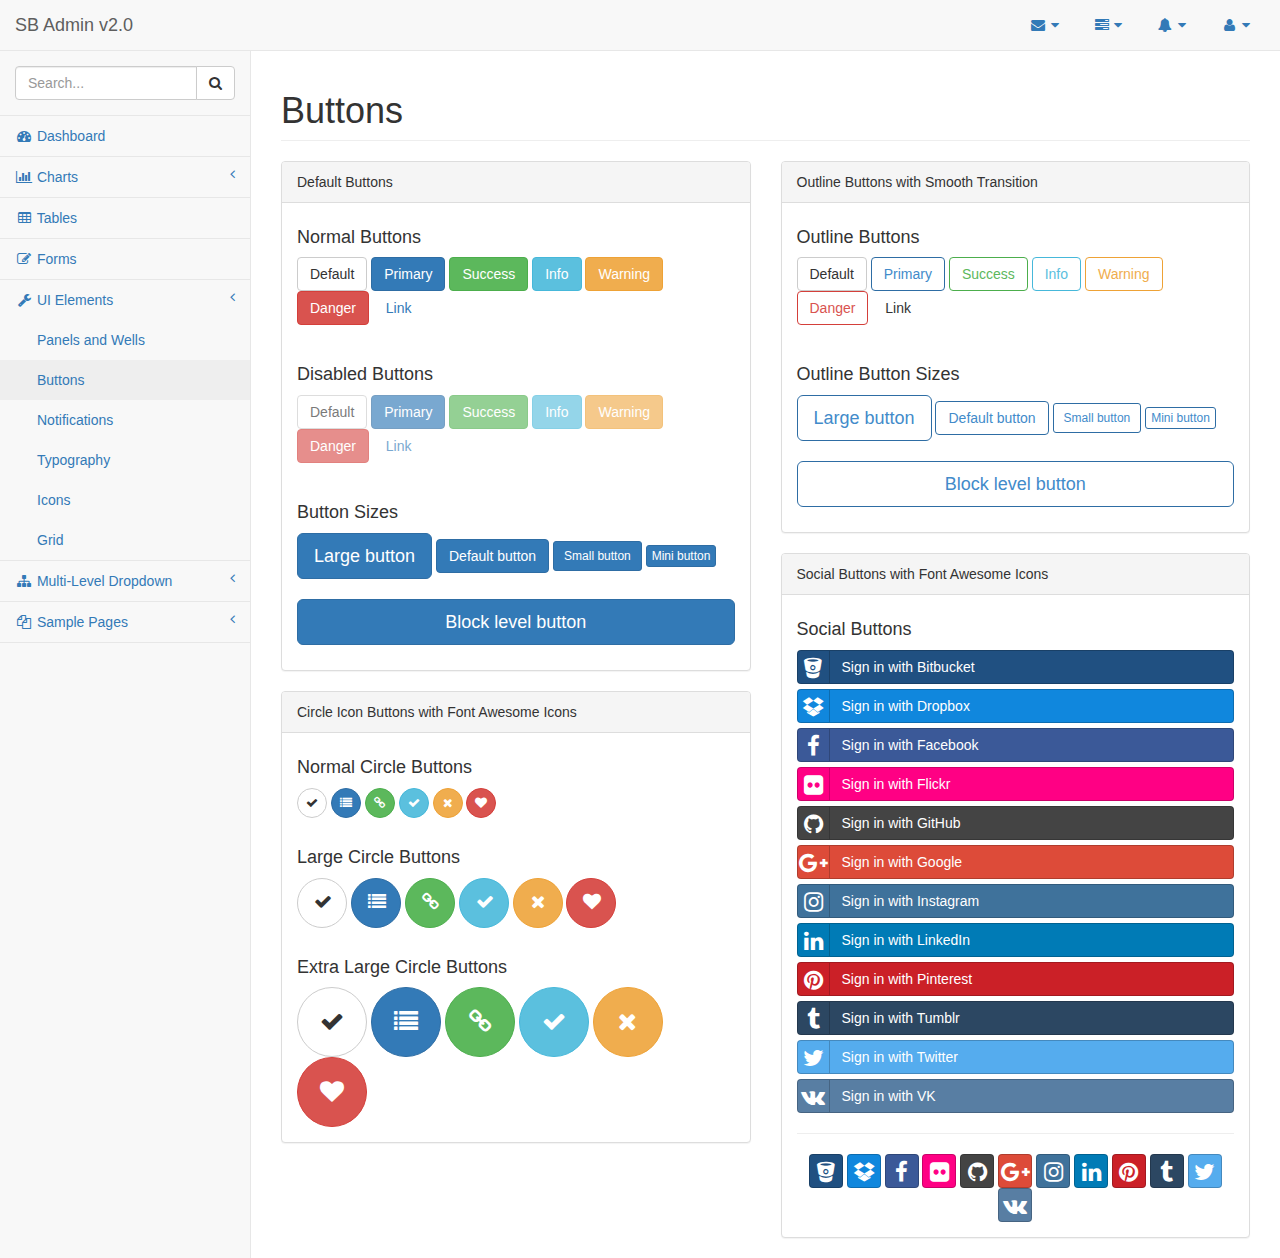
<file: BS.Presentation/assets/admin/template_admin/pages/buttons.html>
<!DOCTYPE html>
<html lang="en">

<head>

    <meta charset="utf-8">
    <meta http-equiv="X-UA-Compatible" content="IE=edge">
    <meta name="viewport" content="width=device-width, initial-scale=1">
    <meta name="description" content="">
    <meta name="author" content="">

    <title>SB Admin 2 - Bootstrap Admin Theme</title>

    <!-- Bootstrap Core CSS -->
    <link href="../vendor/bootstrap/css/bootstrap.min.css" rel="stylesheet">

    <!-- MetisMenu CSS -->
    <link href="../vendor/metisMenu/metisMenu.min.css" rel="stylesheet">

    <!-- Social Buttons CSS -->
    <link href="../vendor/bootstrap-social/bootstrap-social.css" rel="stylesheet">

    <!-- Custom CSS -->
    <link href="../dist/css/sb-admin-2.css" rel="stylesheet">

    <!-- Custom Fonts -->
    <link href="../vendor/font-awesome/css/font-awesome.min.css" rel="stylesheet" type="text/css">

    <!-- HTML5 Shim and Respond.js IE8 support of HTML5 elements and media queries -->
    <!-- WARNING: Respond.js doesn't work if you view the page via file:// -->
    <!--[if lt IE 9]>
        <script src="https://oss.maxcdn.com/libs/html5shiv/3.7.0/html5shiv.js"></script>
        <script src="https://oss.maxcdn.com/libs/respond.js/1.4.2/respond.min.js"></script>
    <![endif]-->

</head>

<body>

    <div id="wrapper">

        <!-- Navigation -->
        <nav class="navbar navbar-default navbar-static-top" role="navigation" style="margin-bottom: 0">
            <div class="navbar-header">
                <button type="button" class="navbar-toggle" data-toggle="collapse" data-target=".navbar-collapse">
                    <span class="sr-only">Toggle navigation</span>
                    <span class="icon-bar"></span>
                    <span class="icon-bar"></span>
                    <span class="icon-bar"></span>
                </button>
                <a class="navbar-brand" href="index.html">SB Admin v2.0</a>
            </div>
            <!-- /.navbar-header -->

            <ul class="nav navbar-top-links navbar-right">
                <li class="dropdown">
                    <a class="dropdown-toggle" data-toggle="dropdown" href="#">
                        <i class="fa fa-envelope fa-fw"></i> <i class="fa fa-caret-down"></i>
                    </a>
                    <ul class="dropdown-menu dropdown-messages">
                        <li>
                            <a href="#">
                                <div>
                                    <strong>John Smith</strong>
                                    <span class="pull-right text-muted">
                                        <em>Yesterday</em>
                                    </span>
                                </div>
                                <div>Lorem ipsum dolor sit amet, consectetur adipiscing elit. Pellentesque eleifend...</div>
                            </a>
                        </li>
                        <li class="divider"></li>
                        <li>
                            <a href="#">
                                <div>
                                    <strong>John Smith</strong>
                                    <span class="pull-right text-muted">
                                        <em>Yesterday</em>
                                    </span>
                                </div>
                                <div>Lorem ipsum dolor sit amet, consectetur adipiscing elit. Pellentesque eleifend...</div>
                            </a>
                        </li>
                        <li class="divider"></li>
                        <li>
                            <a href="#">
                                <div>
                                    <strong>John Smith</strong>
                                    <span class="pull-right text-muted">
                                        <em>Yesterday</em>
                                    </span>
                                </div>
                                <div>Lorem ipsum dolor sit amet, consectetur adipiscing elit. Pellentesque eleifend...</div>
                            </a>
                        </li>
                        <li class="divider"></li>
                        <li>
                            <a class="text-center" href="#">
                                <strong>Read All Messages</strong>
                                <i class="fa fa-angle-right"></i>
                            </a>
                        </li>
                    </ul>
                    <!-- /.dropdown-messages -->
                </li>
                <!-- /.dropdown -->
                <li class="dropdown">
                    <a class="dropdown-toggle" data-toggle="dropdown" href="#">
                        <i class="fa fa-tasks fa-fw"></i> <i class="fa fa-caret-down"></i>
                    </a>
                    <ul class="dropdown-menu dropdown-tasks">
                        <li>
                            <a href="#">
                                <div>
                                    <p>
                                        <strong>Task 1</strong>
                                        <span class="pull-right text-muted">40% Complete</span>
                                    </p>
                                    <div class="progress progress-striped active">
                                        <div class="progress-bar progress-bar-success" role="progressbar" aria-valuenow="40" aria-valuemin="0" aria-valuemax="100" style="width: 40%">
                                            <span class="sr-only">40% Complete (success)</span>
                                        </div>
                                    </div>
                                </div>
                            </a>
                        </li>
                        <li class="divider"></li>
                        <li>
                            <a href="#">
                                <div>
                                    <p>
                                        <strong>Task 2</strong>
                                        <span class="pull-right text-muted">20% Complete</span>
                                    </p>
                                    <div class="progress progress-striped active">
                                        <div class="progress-bar progress-bar-info" role="progressbar" aria-valuenow="20" aria-valuemin="0" aria-valuemax="100" style="width: 20%">
                                            <span class="sr-only">20% Complete</span>
                                        </div>
                                    </div>
                                </div>
                            </a>
                        </li>
                        <li class="divider"></li>
                        <li>
                            <a href="#">
                                <div>
                                    <p>
                                        <strong>Task 3</strong>
                                        <span class="pull-right text-muted">60% Complete</span>
                                    </p>
                                    <div class="progress progress-striped active">
                                        <div class="progress-bar progress-bar-warning" role="progressbar" aria-valuenow="60" aria-valuemin="0" aria-valuemax="100" style="width: 60%">
                                            <span class="sr-only">60% Complete (warning)</span>
                                        </div>
                                    </div>
                                </div>
                            </a>
                        </li>
                        <li class="divider"></li>
                        <li>
                            <a href="#">
                                <div>
                                    <p>
                                        <strong>Task 4</strong>
                                        <span class="pull-right text-muted">80% Complete</span>
                                    </p>
                                    <div class="progress progress-striped active">
                                        <div class="progress-bar progress-bar-danger" role="progressbar" aria-valuenow="80" aria-valuemin="0" aria-valuemax="100" style="width: 80%">
                                            <span class="sr-only">80% Complete (danger)</span>
                                        </div>
                                    </div>
                                </div>
                            </a>
                        </li>
                        <li class="divider"></li>
                        <li>
                            <a class="text-center" href="#">
                                <strong>See All Tasks</strong>
                                <i class="fa fa-angle-right"></i>
                            </a>
                        </li>
                    </ul>
                    <!-- /.dropdown-tasks -->
                </li>
                <!-- /.dropdown -->
                <li class="dropdown">
                    <a class="dropdown-toggle" data-toggle="dropdown" href="#">
                        <i class="fa fa-bell fa-fw"></i> <i class="fa fa-caret-down"></i>
                    </a>
                    <ul class="dropdown-menu dropdown-alerts">
                        <li>
                            <a href="#">
                                <div>
                                    <i class="fa fa-comment fa-fw"></i> New Comment
                                    <span class="pull-right text-muted small">4 minutes ago</span>
                                </div>
                            </a>
                        </li>
                        <li class="divider"></li>
                        <li>
                            <a href="#">
                                <div>
                                    <i class="fa fa-twitter fa-fw"></i> 3 New Followers
                                    <span class="pull-right text-muted small">12 minutes ago</span>
                                </div>
                            </a>
                        </li>
                        <li class="divider"></li>
                        <li>
                            <a href="#">
                                <div>
                                    <i class="fa fa-envelope fa-fw"></i> Message Sent
                                    <span class="pull-right text-muted small">4 minutes ago</span>
                                </div>
                            </a>
                        </li>
                        <li class="divider"></li>
                        <li>
                            <a href="#">
                                <div>
                                    <i class="fa fa-tasks fa-fw"></i> New Task
                                    <span class="pull-right text-muted small">4 minutes ago</span>
                                </div>
                            </a>
                        </li>
                        <li class="divider"></li>
                        <li>
                            <a href="#">
                                <div>
                                    <i class="fa fa-upload fa-fw"></i> Server Rebooted
                                    <span class="pull-right text-muted small">4 minutes ago</span>
                                </div>
                            </a>
                        </li>
                        <li class="divider"></li>
                        <li>
                            <a class="text-center" href="#">
                                <strong>See All Alerts</strong>
                                <i class="fa fa-angle-right"></i>
                            </a>
                        </li>
                    </ul>
                    <!-- /.dropdown-alerts -->
                </li>
                <!-- /.dropdown -->
                <li class="dropdown">
                    <a class="dropdown-toggle" data-toggle="dropdown" href="#">
                        <i class="fa fa-user fa-fw"></i> <i class="fa fa-caret-down"></i>
                    </a>
                    <ul class="dropdown-menu dropdown-user">
                        <li><a href="#"><i class="fa fa-user fa-fw"></i> User Profile</a>
                        </li>
                        <li><a href="#"><i class="fa fa-gear fa-fw"></i> Settings</a>
                        </li>
                        <li class="divider"></li>
                        <li><a href="login.html"><i class="fa fa-sign-out fa-fw"></i> Logout</a>
                        </li>
                    </ul>
                    <!-- /.dropdown-user -->
                </li>
                <!-- /.dropdown -->
            </ul>
            <!-- /.navbar-top-links -->

            <div class="navbar-default sidebar" role="navigation">
                <div class="sidebar-nav navbar-collapse">
                    <ul class="nav" id="side-menu">
                        <li class="sidebar-search">
                            <div class="input-group custom-search-form">
                                <input type="text" class="form-control" placeholder="Search...">
                                <span class="input-group-btn">
                                <button class="btn btn-default" type="button">
                                    <i class="fa fa-search"></i>
                                </button>
                            </span>
                            </div>
                            <!-- /input-group -->
                        </li>
                        <li>
                            <a href="index.html"><i class="fa fa-dashboard fa-fw"></i> Dashboard</a>
                        </li>
                        <li>
                            <a href="#"><i class="fa fa-bar-chart-o fa-fw"></i> Charts<span class="fa arrow"></span></a>
                            <ul class="nav nav-second-level">
                                <li>
                                    <a href="flot.html">Flot Charts</a>
                                </li>
                                <li>
                                    <a href="morris.html">Morris.js Charts</a>
                                </li>
                            </ul>
                            <!-- /.nav-second-level -->
                        </li>
                        <li>
                            <a href="tables.html"><i class="fa fa-table fa-fw"></i> Tables</a>
                        </li>
                        <li>
                            <a href="forms.html"><i class="fa fa-edit fa-fw"></i> Forms</a>
                        </li>
                        <li>
                            <a href="#"><i class="fa fa-wrench fa-fw"></i> UI Elements<span class="fa arrow"></span></a>
                            <ul class="nav nav-second-level">
                                <li>
                                    <a href="panels-wells.html">Panels and Wells</a>
                                </li>
                                <li>
                                    <a href="buttons.html">Buttons</a>
                                </li>
                                <li>
                                    <a href="notifications.html">Notifications</a>
                                </li>
                                <li>
                                    <a href="typography.html">Typography</a>
                                </li>
                                <li>
                                    <a href="icons.html"> Icons</a>
                                </li>
                                <li>
                                    <a href="grid.html">Grid</a>
                                </li>
                            </ul>
                            <!-- /.nav-second-level -->
                        </li>
                        <li>
                            <a href="#"><i class="fa fa-sitemap fa-fw"></i> Multi-Level Dropdown<span class="fa arrow"></span></a>
                            <ul class="nav nav-second-level">
                                <li>
                                    <a href="#">Second Level Item</a>
                                </li>
                                <li>
                                    <a href="#">Second Level Item</a>
                                </li>
                                <li>
                                    <a href="#">Third Level <span class="fa arrow"></span></a>
                                    <ul class="nav nav-third-level">
                                        <li>
                                            <a href="#">Third Level Item</a>
                                        </li>
                                        <li>
                                            <a href="#">Third Level Item</a>
                                        </li>
                                        <li>
                                            <a href="#">Third Level Item</a>
                                        </li>
                                        <li>
                                            <a href="#">Third Level Item</a>
                                        </li>
                                    </ul>
                                    <!-- /.nav-third-level -->
                                </li>
                            </ul>
                            <!-- /.nav-second-level -->
                        </li>
                        <li>
                            <a href="#"><i class="fa fa-files-o fa-fw"></i> Sample Pages<span class="fa arrow"></span></a>
                            <ul class="nav nav-second-level">
                                <li>
                                    <a href="blank.html">Blank Page</a>
                                </li>
                                <li>
                                    <a href="login.html">Login Page</a>
                                </li>
                            </ul>
                            <!-- /.nav-second-level -->
                        </li>
                    </ul>
                </div>
                <!-- /.sidebar-collapse -->
            </div>
            <!-- /.navbar-static-side -->
        </nav>

        <!-- Page Content -->
        <div id="page-wrapper">
            <div class="row">
                <div class="col-lg-12">
                    <h1 class="page-header">Buttons</h1>
                </div>
                <!-- /.col-lg-12 -->
            </div>
            <!-- /.row -->
            <div class="row">
                <div class="col-lg-6">
                    <div class="panel panel-default">
                        <div class="panel-heading">
                            Default Buttons
                        </div>
                        <!-- /.panel-heading -->
                        <div class="panel-body">
                            <h4>Normal Buttons</h4>
                            <p>
                                <button type="button" class="btn btn-default">Default</button>
                                <button type="button" class="btn btn-primary">Primary</button>
                                <button type="button" class="btn btn-success">Success</button>
                                <button type="button" class="btn btn-info">Info</button>
                                <button type="button" class="btn btn-warning">Warning</button>
                                <button type="button" class="btn btn-danger">Danger</button>
                                <button type="button" class="btn btn-link">Link</button>
                            </p>
                            <br>
                            <h4>Disabled Buttons</h4>
                            <p>
                                <button type="button" class="btn btn-default disabled">Default</button>
                                <button type="button" class="btn btn-primary disabled">Primary</button>
                                <button type="button" class="btn btn-success disabled">Success</button>
                                <button type="button" class="btn btn-info disabled">Info</button>
                                <button type="button" class="btn btn-warning disabled">Warning</button>
                                <button type="button" class="btn btn-danger disabled">Danger</button>
                                <button type="button" class="btn btn-link disabled">Link</button>
                            </p>
                            <br>
                            <h4>Button Sizes</h4>
                            <p>
                                <button type="button" class="btn btn-primary btn-lg">Large button</button>
                                <button type="button" class="btn btn-primary">Default button</button>
                                <button type="button" class="btn btn-primary btn-sm">Small button</button>
                                <button type="button" class="btn btn-primary btn-xs">Mini button</button>
                                <br>
                                <br>
                                <button type="button" class="btn btn-primary btn-lg btn-block">Block level button</button>
                            </p>
                        </div>
                        <!-- /.panel-body -->
                    </div>
                    <!-- /.panel -->
                    <div class="panel panel-default">
                        <div class="panel-heading">
                            Circle Icon Buttons with Font Awesome Icons
                        </div>
                        <!-- /.panel-heading -->
                        <div class="panel-body">
                            <h4>Normal Circle Buttons</h4>
                            <button type="button" class="btn btn-default btn-circle"><i class="fa fa-check"></i>
                            </button>
                            <button type="button" class="btn btn-primary btn-circle"><i class="fa fa-list"></i>
                            </button>
                            <button type="button" class="btn btn-success btn-circle"><i class="fa fa-link"></i>
                            </button>
                            <button type="button" class="btn btn-info btn-circle"><i class="fa fa-check"></i>
                            </button>
                            <button type="button" class="btn btn-warning btn-circle"><i class="fa fa-times"></i>
                            </button>
                            <button type="button" class="btn btn-danger btn-circle"><i class="fa fa-heart"></i>
                            </button>
                            <br>
                            <br>
                            <h4>Large Circle Buttons</h4>
                            <button type="button" class="btn btn-default btn-circle btn-lg"><i class="fa fa-check"></i>
                            </button>
                            <button type="button" class="btn btn-primary btn-circle btn-lg"><i class="fa fa-list"></i>
                            </button>
                            <button type="button" class="btn btn-success btn-circle btn-lg"><i class="fa fa-link"></i>
                            </button>
                            <button type="button" class="btn btn-info btn-circle btn-lg"><i class="fa fa-check"></i>
                            </button>
                            <button type="button" class="btn btn-warning btn-circle btn-lg"><i class="fa fa-times"></i>
                            </button>
                            <button type="button" class="btn btn-danger btn-circle btn-lg"><i class="fa fa-heart"></i>
                            </button>
                            <br>
                            <br>
                            <h4>Extra Large Circle Buttons</h4>
                            <button type="button" class="btn btn-default btn-circle btn-xl"><i class="fa fa-check"></i>
                            </button>
                            <button type="button" class="btn btn-primary btn-circle btn-xl"><i class="fa fa-list"></i>
                            </button>
                            <button type="button" class="btn btn-success btn-circle btn-xl"><i class="fa fa-link"></i>
                            </button>
                            <button type="button" class="btn btn-info btn-circle btn-xl"><i class="fa fa-check"></i>
                            </button>
                            <button type="button" class="btn btn-warning btn-circle btn-xl"><i class="fa fa-times"></i>
                            </button>
                            <button type="button" class="btn btn-danger btn-circle btn-xl"><i class="fa fa-heart"></i>
                            </button>
                        </div>
                        <!-- /.panel-body -->
                    </div>
                    <!-- /.panel -->
                </div>
                <!-- /.col-lg-6 -->
                <div class="col-lg-6">
                    <div class="panel panel-default">
                        <div class="panel-heading">
                            Outline Buttons with Smooth Transition
                        </div>
                        <!-- /.panel-heading -->
                        <div class="panel-body">
                            <h4>Outline Buttons</h4>
                            <p>
                                <button type="button" class="btn btn-outline btn-default">Default</button>
                                <button type="button" class="btn btn-outline btn-primary">Primary</button>
                                <button type="button" class="btn btn-outline btn-success">Success</button>
                                <button type="button" class="btn btn-outline btn-info">Info</button>
                                <button type="button" class="btn btn-outline btn-warning">Warning</button>
                                <button type="button" class="btn btn-outline btn-danger">Danger</button>
                                <button type="button" class="btn btn-outline btn-link">Link</button>
                            </p>
                            <br>
                            <h4>Outline Button Sizes</h4>
                            <p>
                                <button type="button" class="btn btn-outline btn-primary btn-lg">Large button</button>
                                <button type="button" class="btn btn-outline btn-primary">Default button</button>
                                <button type="button" class="btn btn-outline btn-primary btn-sm">Small button</button>
                                <button type="button" class="btn btn-outline btn-primary btn-xs">Mini button</button>
                                <br>
                                <br>
                                <button type="button" class="btn btn-outline btn-primary btn-lg btn-block">Block level button</button>
                            </p>
                        </div>
                        <!-- /.panel-body -->
                    </div>
                    <!-- /.panel -->
                    <div class="panel panel-default">
                        <div class="panel-heading">
                            Social Buttons with Font Awesome Icons
                        </div>
                        <!-- /.panel-heading -->
                        <div class="panel-body">
                            <h4>Social Buttons</h4>
                            <a class="btn btn-block btn-social btn-bitbucket">
                                <i class="fa fa-bitbucket"></i> Sign in with Bitbucket
                            </a>
                            <a class="btn btn-block btn-social btn-dropbox">
                                <i class="fa fa-dropbox"></i> Sign in with Dropbox
                            </a>
                            <a class="btn btn-block btn-social btn-facebook">
                                <i class="fa fa-facebook"></i> Sign in with Facebook
                            </a>
                            <a class="btn btn-block btn-social btn-flickr">
                                <i class="fa fa-flickr"></i> Sign in with Flickr
                            </a>
                            <a class="btn btn-block btn-social btn-github">
                                <i class="fa fa-github"></i> Sign in with GitHub
                            </a>
                            <a class="btn btn-block btn-social btn-google-plus">
                                <i class="fa fa-google-plus"></i> Sign in with Google
                            </a>
                            <a class="btn btn-block btn-social btn-instagram">
                                <i class="fa fa-instagram"></i> Sign in with Instagram
                            </a>
                            <a class="btn btn-block btn-social btn-linkedin">
                                <i class="fa fa-linkedin"></i> Sign in with LinkedIn
                            </a>
                            <a class="btn btn-block btn-social btn-pinterest">
                                <i class="fa fa-pinterest"></i> Sign in with Pinterest
                            </a>
                            <a class="btn btn-block btn-social btn-tumblr">
                                <i class="fa fa-tumblr"></i> Sign in with Tumblr
                            </a>
                            <a class="btn btn-block btn-social btn-twitter">
                                <i class="fa fa-twitter"></i> Sign in with Twitter
                            </a>
                            <a class="btn btn-block btn-social btn-vk">
                                <i class="fa fa-vk"></i> Sign in with VK
                            </a>

                            <hr>

                            <div class="text-center">
                                <a class="btn btn-social-icon btn-bitbucket"><i class="fa fa-bitbucket"></i></a>
                                <a class="btn btn-social-icon btn-dropbox"><i class="fa fa-dropbox"></i></a>
                                <a class="btn btn-social-icon btn-facebook"><i class="fa fa-facebook"></i></a>
                                <a class="btn btn-social-icon btn-flickr"><i class="fa fa-flickr"></i></a>
                                <a class="btn btn-social-icon btn-github"><i class="fa fa-github"></i></a>
                                <a class="btn btn-social-icon btn-google-plus"><i class="fa fa-google-plus"></i></a>
                                <a class="btn btn-social-icon btn-instagram"><i class="fa fa-instagram"></i></a>
                                <a class="btn btn-social-icon btn-linkedin"><i class="fa fa-linkedin"></i></a>
                                <a class="btn btn-social-icon btn-pinterest"><i class="fa fa-pinterest"></i></a>
                                <a class="btn btn-social-icon btn-tumblr"><i class="fa fa-tumblr"></i></a>
                                <a class="btn btn-social-icon btn-twitter"><i class="fa fa-twitter"></i></a>
                                <a class="btn btn-social-icon btn-vk"><i class="fa fa-vk"></i></a>
                            </div>
                        </div>
                        <!-- /.panel-body -->
                    </div>
                    <!-- /.panel -->
                </div>
                <!-- /.col-lg-6 -->
            </div>
            <!-- /.row -->
        </div>
        <!-- /#page-wrapper -->

    </div>
    <!-- /#wrapper -->

    <!-- jQuery -->
    <script src="../vendor/jquery/jquery.min.js"></script>

    <!-- Bootstrap Core JavaScript -->
    <script src="../vendor/bootstrap/js/bootstrap.min.js"></script>

    <!-- Metis Menu Plugin JavaScript -->
    <script src="../vendor/metisMenu/metisMenu.min.js"></script>

    <!-- Custom Theme JavaScript -->
    <script src="../dist/js/sb-admin-2.js"></script>

</body>

</html>
</file>
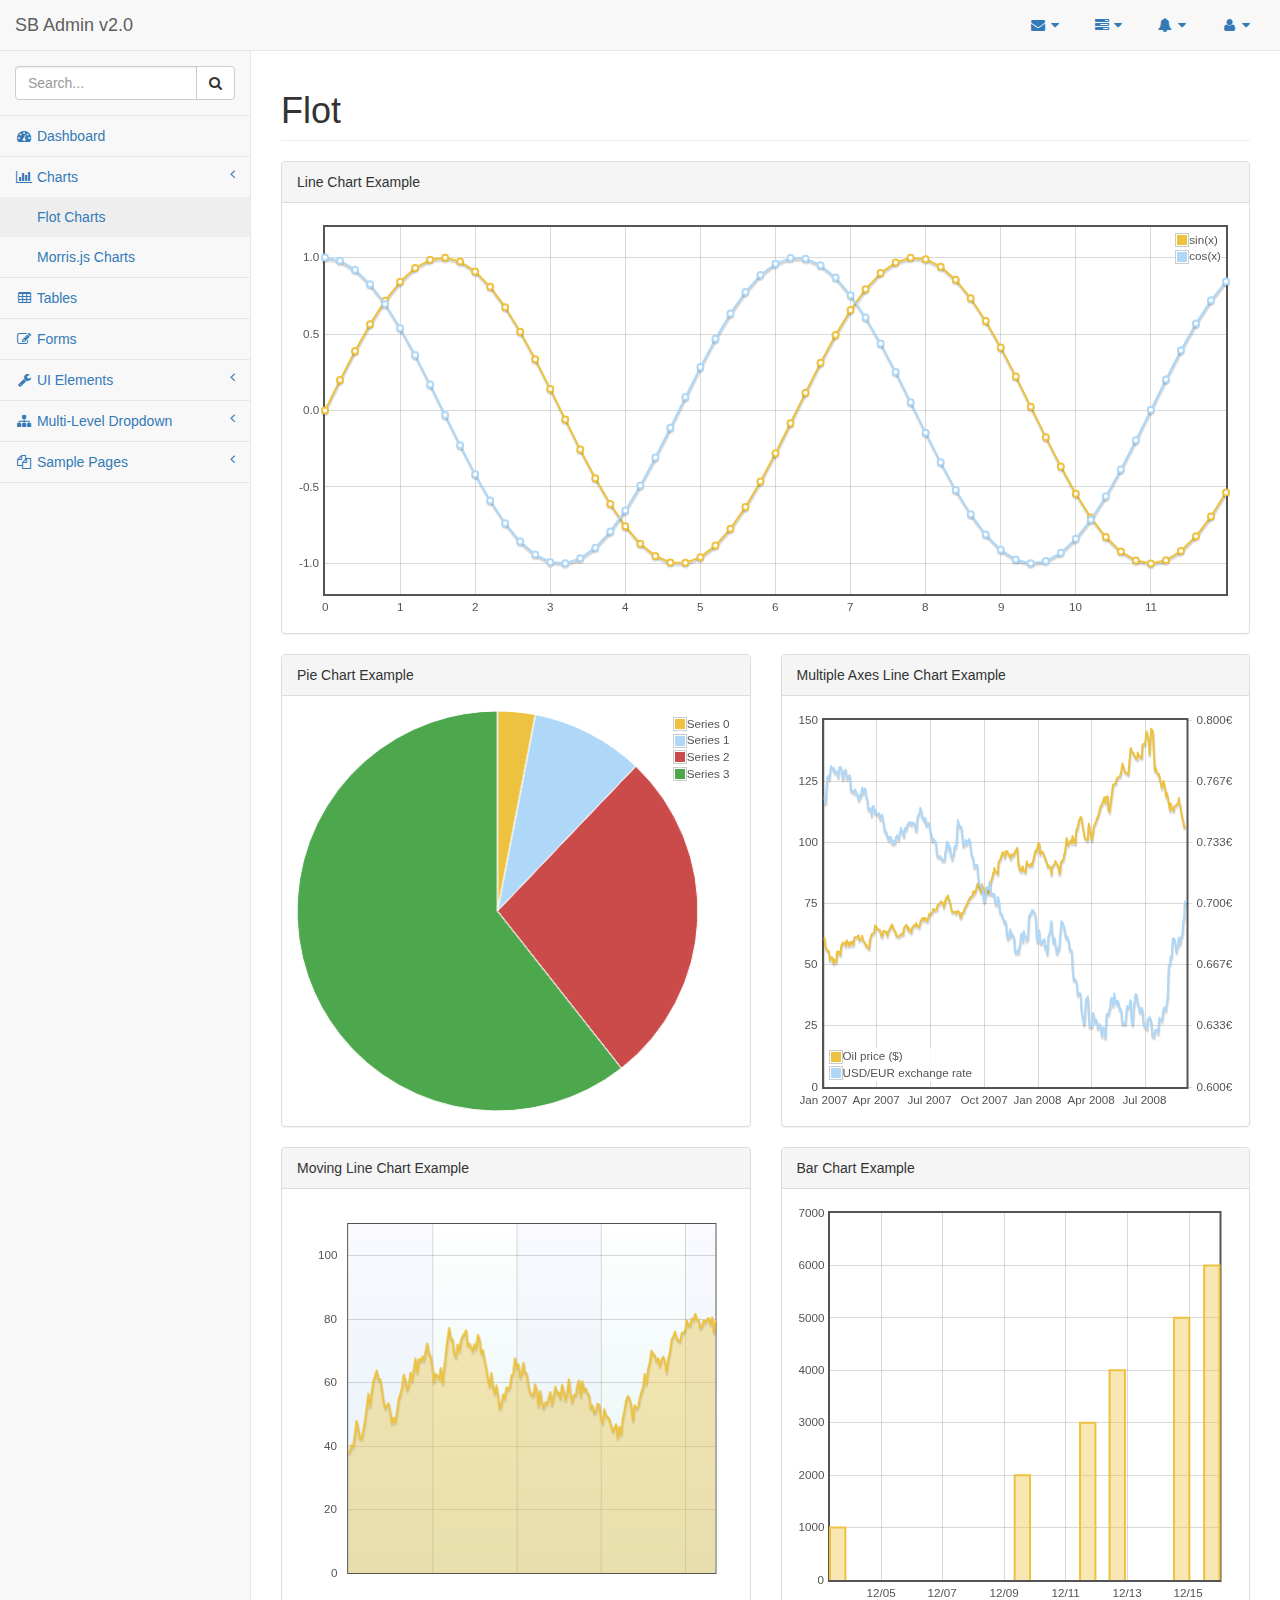
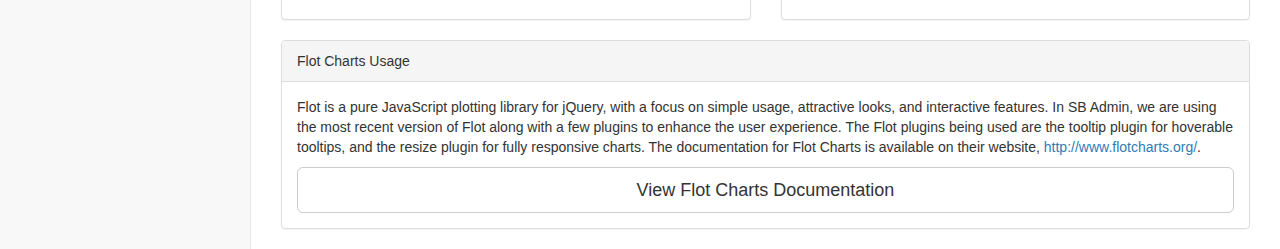
<file: BS.Presentation/assets/admin/template_admin/pages/flot.html>
<!DOCTYPE html>
<html lang="en">

<head>

    <meta charset="utf-8">
    <meta http-equiv="X-UA-Compatible" content="IE=edge">
    <meta name="viewport" content="width=device-width, initial-scale=1">
    <meta name="description" content="">
    <meta name="author" content="">

    <title>SB Admin 2 - Bootstrap Admin Theme</title>

    <!-- Bootstrap Core CSS -->
    <link href="../vendor/bootstrap/css/bootstrap.min.css" rel="stylesheet">

    <!-- MetisMenu CSS -->
    <link href="../vendor/metisMenu/metisMenu.min.css" rel="stylesheet">

    <!-- Custom CSS -->
    <link href="../dist/css/sb-admin-2.css" rel="stylesheet">

    <!-- Morris Charts CSS -->
    <link href="../vendor/morrisjs/morris.css" rel="stylesheet">

    <!-- Custom Fonts -->
    <link href="../vendor/font-awesome/css/font-awesome.min.css" rel="stylesheet" type="text/css">

    <!-- HTML5 Shim and Respond.js IE8 support of HTML5 elements and media queries -->
    <!-- WARNING: Respond.js doesn't work if you view the page via file:// -->
    <!--[if lt IE 9]>
        <script src="https://oss.maxcdn.com/libs/html5shiv/3.7.0/html5shiv.js"></script>
        <script src="https://oss.maxcdn.com/libs/respond.js/1.4.2/respond.min.js"></script>
    <![endif]-->

</head>

<body>

    <div id="wrapper">

        <!-- Navigation -->
        <nav class="navbar navbar-default navbar-static-top" role="navigation" style="margin-bottom: 0">
            <div class="navbar-header">
                <button type="button" class="navbar-toggle" data-toggle="collapse" data-target=".navbar-collapse">
                    <span class="sr-only">Toggle navigation</span>
                    <span class="icon-bar"></span>
                    <span class="icon-bar"></span>
                    <span class="icon-bar"></span>
                </button>
                <a class="navbar-brand" href="index.html">SB Admin v2.0</a>
            </div>
            <!-- /.navbar-header -->

            <ul class="nav navbar-top-links navbar-right">
                <li class="dropdown">
                    <a class="dropdown-toggle" data-toggle="dropdown" href="#">
                        <i class="fa fa-envelope fa-fw"></i> <i class="fa fa-caret-down"></i>
                    </a>
                    <ul class="dropdown-menu dropdown-messages">
                        <li>
                            <a href="#">
                                <div>
                                    <strong>John Smith</strong>
                                    <span class="pull-right text-muted">
                                        <em>Yesterday</em>
                                    </span>
                                </div>
                                <div>Lorem ipsum dolor sit amet, consectetur adipiscing elit. Pellentesque eleifend...</div>
                            </a>
                        </li>
                        <li class="divider"></li>
                        <li>
                            <a href="#">
                                <div>
                                    <strong>John Smith</strong>
                                    <span class="pull-right text-muted">
                                        <em>Yesterday</em>
                                    </span>
                                </div>
                                <div>Lorem ipsum dolor sit amet, consectetur adipiscing elit. Pellentesque eleifend...</div>
                            </a>
                        </li>
                        <li class="divider"></li>
                        <li>
                            <a href="#">
                                <div>
                                    <strong>John Smith</strong>
                                    <span class="pull-right text-muted">
                                        <em>Yesterday</em>
                                    </span>
                                </div>
                                <div>Lorem ipsum dolor sit amet, consectetur adipiscing elit. Pellentesque eleifend...</div>
                            </a>
                        </li>
                        <li class="divider"></li>
                        <li>
                            <a class="text-center" href="#">
                                <strong>Read All Messages</strong>
                                <i class="fa fa-angle-right"></i>
                            </a>
                        </li>
                    </ul>
                    <!-- /.dropdown-messages -->
                </li>
                <!-- /.dropdown -->
                <li class="dropdown">
                    <a class="dropdown-toggle" data-toggle="dropdown" href="#">
                        <i class="fa fa-tasks fa-fw"></i> <i class="fa fa-caret-down"></i>
                    </a>
                    <ul class="dropdown-menu dropdown-tasks">
                        <li>
                            <a href="#">
                                <div>
                                    <p>
                                        <strong>Task 1</strong>
                                        <span class="pull-right text-muted">40% Complete</span>
                                    </p>
                                    <div class="progress progress-striped active">
                                        <div class="progress-bar progress-bar-success" role="progressbar" aria-valuenow="40" aria-valuemin="0" aria-valuemax="100" style="width: 40%">
                                            <span class="sr-only">40% Complete (success)</span>
                                        </div>
                                    </div>
                                </div>
                            </a>
                        </li>
                        <li class="divider"></li>
                        <li>
                            <a href="#">
                                <div>
                                    <p>
                                        <strong>Task 2</strong>
                                        <span class="pull-right text-muted">20% Complete</span>
                                    </p>
                                    <div class="progress progress-striped active">
                                        <div class="progress-bar progress-bar-info" role="progressbar" aria-valuenow="20" aria-valuemin="0" aria-valuemax="100" style="width: 20%">
                                            <span class="sr-only">20% Complete</span>
                                        </div>
                                    </div>
                                </div>
                            </a>
                        </li>
                        <li class="divider"></li>
                        <li>
                            <a href="#">
                                <div>
                                    <p>
                                        <strong>Task 3</strong>
                                        <span class="pull-right text-muted">60% Complete</span>
                                    </p>
                                    <div class="progress progress-striped active">
                                        <div class="progress-bar progress-bar-warning" role="progressbar" aria-valuenow="60" aria-valuemin="0" aria-valuemax="100" style="width: 60%">
                                            <span class="sr-only">60% Complete (warning)</span>
                                        </div>
                                    </div>
                                </div>
                            </a>
                        </li>
                        <li class="divider"></li>
                        <li>
                            <a href="#">
                                <div>
                                    <p>
                                        <strong>Task 4</strong>
                                        <span class="pull-right text-muted">80% Complete</span>
                                    </p>
                                    <div class="progress progress-striped active">
                                        <div class="progress-bar progress-bar-danger" role="progressbar" aria-valuenow="80" aria-valuemin="0" aria-valuemax="100" style="width: 80%">
                                            <span class="sr-only">80% Complete (danger)</span>
                                        </div>
                                    </div>
                                </div>
                            </a>
                        </li>
                        <li class="divider"></li>
                        <li>
                            <a class="text-center" href="#">
                                <strong>See All Tasks</strong>
                                <i class="fa fa-angle-right"></i>
                            </a>
                        </li>
                    </ul>
                    <!-- /.dropdown-tasks -->
                </li>
                <!-- /.dropdown -->
                <li class="dropdown">
                    <a class="dropdown-toggle" data-toggle="dropdown" href="#">
                        <i class="fa fa-bell fa-fw"></i> <i class="fa fa-caret-down"></i>
                    </a>
                    <ul class="dropdown-menu dropdown-alerts">
                        <li>
                            <a href="#">
                                <div>
                                    <i class="fa fa-comment fa-fw"></i> New Comment
                                    <span class="pull-right text-muted small">4 minutes ago</span>
                                </div>
                            </a>
                        </li>
                        <li class="divider"></li>
                        <li>
                            <a href="#">
                                <div>
                                    <i class="fa fa-twitter fa-fw"></i> 3 New Followers
                                    <span class="pull-right text-muted small">12 minutes ago</span>
                                </div>
                            </a>
                        </li>
                        <li class="divider"></li>
                        <li>
                            <a href="#">
                                <div>
                                    <i class="fa fa-envelope fa-fw"></i> Message Sent
                                    <span class="pull-right text-muted small">4 minutes ago</span>
                                </div>
                            </a>
                        </li>
                        <li class="divider"></li>
                        <li>
                            <a href="#">
                                <div>
                                    <i class="fa fa-tasks fa-fw"></i> New Task
                                    <span class="pull-right text-muted small">4 minutes ago</span>
                                </div>
                            </a>
                        </li>
                        <li class="divider"></li>
                        <li>
                            <a href="#">
                                <div>
                                    <i class="fa fa-upload fa-fw"></i> Server Rebooted
                                    <span class="pull-right text-muted small">4 minutes ago</span>
                                </div>
                            </a>
                        </li>
                        <li class="divider"></li>
                        <li>
                            <a class="text-center" href="#">
                                <strong>See All Alerts</strong>
                                <i class="fa fa-angle-right"></i>
                            </a>
                        </li>
                    </ul>
                    <!-- /.dropdown-alerts -->
                </li>
                <!-- /.dropdown -->
                <li class="dropdown">
                    <a class="dropdown-toggle" data-toggle="dropdown" href="#">
                        <i class="fa fa-user fa-fw"></i> <i class="fa fa-caret-down"></i>
                    </a>
                    <ul class="dropdown-menu dropdown-user">
                        <li><a href="#"><i class="fa fa-user fa-fw"></i> User Profile</a>
                        </li>
                        <li><a href="#"><i class="fa fa-gear fa-fw"></i> Settings</a>
                        </li>
                        <li class="divider"></li>
                        <li><a href="login.html"><i class="fa fa-sign-out fa-fw"></i> Logout</a>
                        </li>
                    </ul>
                    <!-- /.dropdown-user -->
                </li>
                <!-- /.dropdown -->
            </ul>
            <!-- /.navbar-top-links -->

            <div class="navbar-default sidebar" role="navigation">
                <div class="sidebar-nav navbar-collapse">
                    <ul class="nav" id="side-menu">
                        <li class="sidebar-search">
                            <div class="input-group custom-search-form">
                                <input type="text" class="form-control" placeholder="Search...">
                                <span class="input-group-btn">
                                <button class="btn btn-default" type="button">
                                    <i class="fa fa-search"></i>
                                </button>
                            </span>
                            </div>
                            <!-- /input-group -->
                        </li>
                        <li>
                            <a href="index.html"><i class="fa fa-dashboard fa-fw"></i> Dashboard</a>
                        </li>
                        <li>
                            <a href="#"><i class="fa fa-bar-chart-o fa-fw"></i> Charts<span class="fa arrow"></span></a>
                            <ul class="nav nav-second-level">
                                <li>
                                    <a href="flot.html">Flot Charts</a>
                                </li>
                                <li>
                                    <a href="morris.html">Morris.js Charts</a>
                                </li>
                            </ul>
                            <!-- /.nav-second-level -->
                        </li>
                        <li>
                            <a href="tables.html"><i class="fa fa-table fa-fw"></i> Tables</a>
                        </li>
                        <li>
                            <a href="forms.html"><i class="fa fa-edit fa-fw"></i> Forms</a>
                        </li>
                        <li>
                            <a href="#"><i class="fa fa-wrench fa-fw"></i> UI Elements<span class="fa arrow"></span></a>
                            <ul class="nav nav-second-level">
                                <li>
                                    <a href="panels-wells.html">Panels and Wells</a>
                                </li>
                                <li>
                                    <a href="buttons.html">Buttons</a>
                                </li>
                                <li>
                                    <a href="notifications.html">Notifications</a>
                                </li>
                                <li>
                                    <a href="typography.html">Typography</a>
                                </li>
                                <li>
                                    <a href="icons.html"> Icons</a>
                                </li>
                                <li>
                                    <a href="grid.html">Grid</a>
                                </li>
                            </ul>
                            <!-- /.nav-second-level -->
                        </li>
                        <li>
                            <a href="#"><i class="fa fa-sitemap fa-fw"></i> Multi-Level Dropdown<span class="fa arrow"></span></a>
                            <ul class="nav nav-second-level">
                                <li>
                                    <a href="#">Second Level Item</a>
                                </li>
                                <li>
                                    <a href="#">Second Level Item</a>
                                </li>
                                <li>
                                    <a href="#">Third Level <span class="fa arrow"></span></a>
                                    <ul class="nav nav-third-level">
                                        <li>
                                            <a href="#">Third Level Item</a>
                                        </li>
                                        <li>
                                            <a href="#">Third Level Item</a>
                                        </li>
                                        <li>
                                            <a href="#">Third Level Item</a>
                                        </li>
                                        <li>
                                            <a href="#">Third Level Item</a>
                                        </li>
                                    </ul>
                                    <!-- /.nav-third-level -->
                                </li>
                            </ul>
                            <!-- /.nav-second-level -->
                        </li>
                        <li>
                            <a href="#"><i class="fa fa-files-o fa-fw"></i> Sample Pages<span class="fa arrow"></span></a>
                            <ul class="nav nav-second-level">
                                <li>
                                    <a href="blank.html">Blank Page</a>
                                </li>
                                <li>
                                    <a href="login.html">Login Page</a>
                                </li>
                            </ul>
                            <!-- /.nav-second-level -->
                        </li>
                    </ul>
                </div>
                <!-- /.sidebar-collapse -->
            </div>
            <!-- /.navbar-static-side -->
        </nav>

        <div id="page-wrapper">
            <div class="row">
                <div class="col-lg-12">
                    <h1 class="page-header">Flot</h1>
                </div>
                <!-- /.col-lg-12 -->
            </div>
            <!-- /.row -->
            <div class="row">
                <div class="col-lg-12">
                    <div class="panel panel-default">
                        <div class="panel-heading">
                            Line Chart Example
                        </div>
                        <!-- /.panel-heading -->
                        <div class="panel-body">
                            <div class="flot-chart">
                                <div class="flot-chart-content" id="flot-line-chart"></div>
                            </div>
                        </div>
                        <!-- /.panel-body -->
                    </div>
                    <!-- /.panel -->
                </div>
                <!-- /.col-lg-12 -->
                <div class="col-lg-6">
                    <div class="panel panel-default">
                        <div class="panel-heading">
                            Pie Chart Example
                        </div>
                        <!-- /.panel-heading -->
                        <div class="panel-body">
                            <div class="flot-chart">
                                <div class="flot-chart-content" id="flot-pie-chart"></div>
                            </div>
                        </div>
                        <!-- /.panel-body -->
                    </div>
                    <!-- /.panel -->
                </div>
                <!-- /.col-lg-6 -->
                <div class="col-lg-6">
                    <div class="panel panel-default">
                        <div class="panel-heading">
                            Multiple Axes Line Chart Example
                        </div>
                        <!-- /.panel-heading -->
                        <div class="panel-body">
                            <div class="flot-chart">
                                <div class="flot-chart-content" id="flot-line-chart-multi"></div>
                            </div>
                        </div>
                        <!-- /.panel-body -->
                    </div>
                    <!-- /.panel -->
                </div>
                <!-- /.col-lg-6 -->
                <div class="col-lg-6">
                    <div class="panel panel-default">
                        <div class="panel-heading">
                            Moving Line Chart Example
                        </div>
                        <!-- /.panel-heading -->
                        <div class="panel-body">
                            <div class="flot-chart">
                                <div class="flot-chart-content" id="flot-line-chart-moving"></div>
                            </div>
                        </div>
                        <!-- /.panel-body -->
                    </div>
                    <!-- /.panel -->
                </div>
                <!-- /.col-lg-6 -->
                <div class="col-lg-6">
                    <div class="panel panel-default">
                        <div class="panel-heading">
                            Bar Chart Example
                        </div>
                        <!-- /.panel-heading -->
                        <div class="panel-body">
                            <div class="flot-chart">
                                <div class="flot-chart-content" id="flot-bar-chart"></div>
                            </div>
                        </div>
                        <!-- /.panel-body -->
                    </div>
                    <!-- /.panel -->
                </div>
                <!-- /.col-lg-6 -->
                <div class="col-lg-12">
                    <div class="panel panel-default">
                        <div class="panel-heading">
                            Flot Charts Usage
                        </div>
                        <!-- /.panel-heading -->
                        <div class="panel-body">
                            <p>Flot is a pure JavaScript plotting library for jQuery, with a focus on simple usage, attractive looks, and interactive features. In SB Admin, we are using the most recent version of Flot along with a few plugins to enhance the user experience. The Flot plugins being used are the tooltip plugin for hoverable tooltips, and the resize plugin for fully responsive charts. The documentation for Flot Charts is available on their website, <a target="_blank" href="http://www.flotcharts.org/">http://www.flotcharts.org/</a>.</p>
                            <a target="_blank" class="btn btn-default btn-lg btn-block" href="http://www.flotcharts.org/">View Flot Charts Documentation</a>
                        </div>
                        <!-- /.panel-body -->
                    </div>
                    <!-- /.panel -->
                </div>
                <!-- /.col-lg-6 -->
            </div>
            <!-- /.row -->
        </div>
        <!-- /#page-wrapper -->

    </div>
    <!-- /#wrapper -->

    <!-- jQuery -->
    <script src="../vendor/jquery/jquery.min.js"></script>

    <!-- Bootstrap Core JavaScript -->
    <script src="../vendor/bootstrap/js/bootstrap.min.js"></script>

    <!-- Metis Menu Plugin JavaScript -->
    <script src="../vendor/metisMenu/metisMenu.min.js"></script>

    <!-- Flot Charts JavaScript -->
    <script src="../vendor/flot/excanvas.min.js"></script>
    <script src="../vendor/flot/jquery.flot.js"></script>
    <script src="../vendor/flot/jquery.flot.pie.js"></script>
    <script src="../vendor/flot/jquery.flot.resize.js"></script>
    <script src="../vendor/flot/jquery.flot.time.js"></script>
    <script src="../vendor/flot-tooltip/jquery.flot.tooltip.min.js"></script>
    <script src="../data/flot-data.js"></script>

    <!-- Custom Theme JavaScript -->
    <script src="../dist/js/sb-admin-2.js"></script>

</body>

</html>
</file>
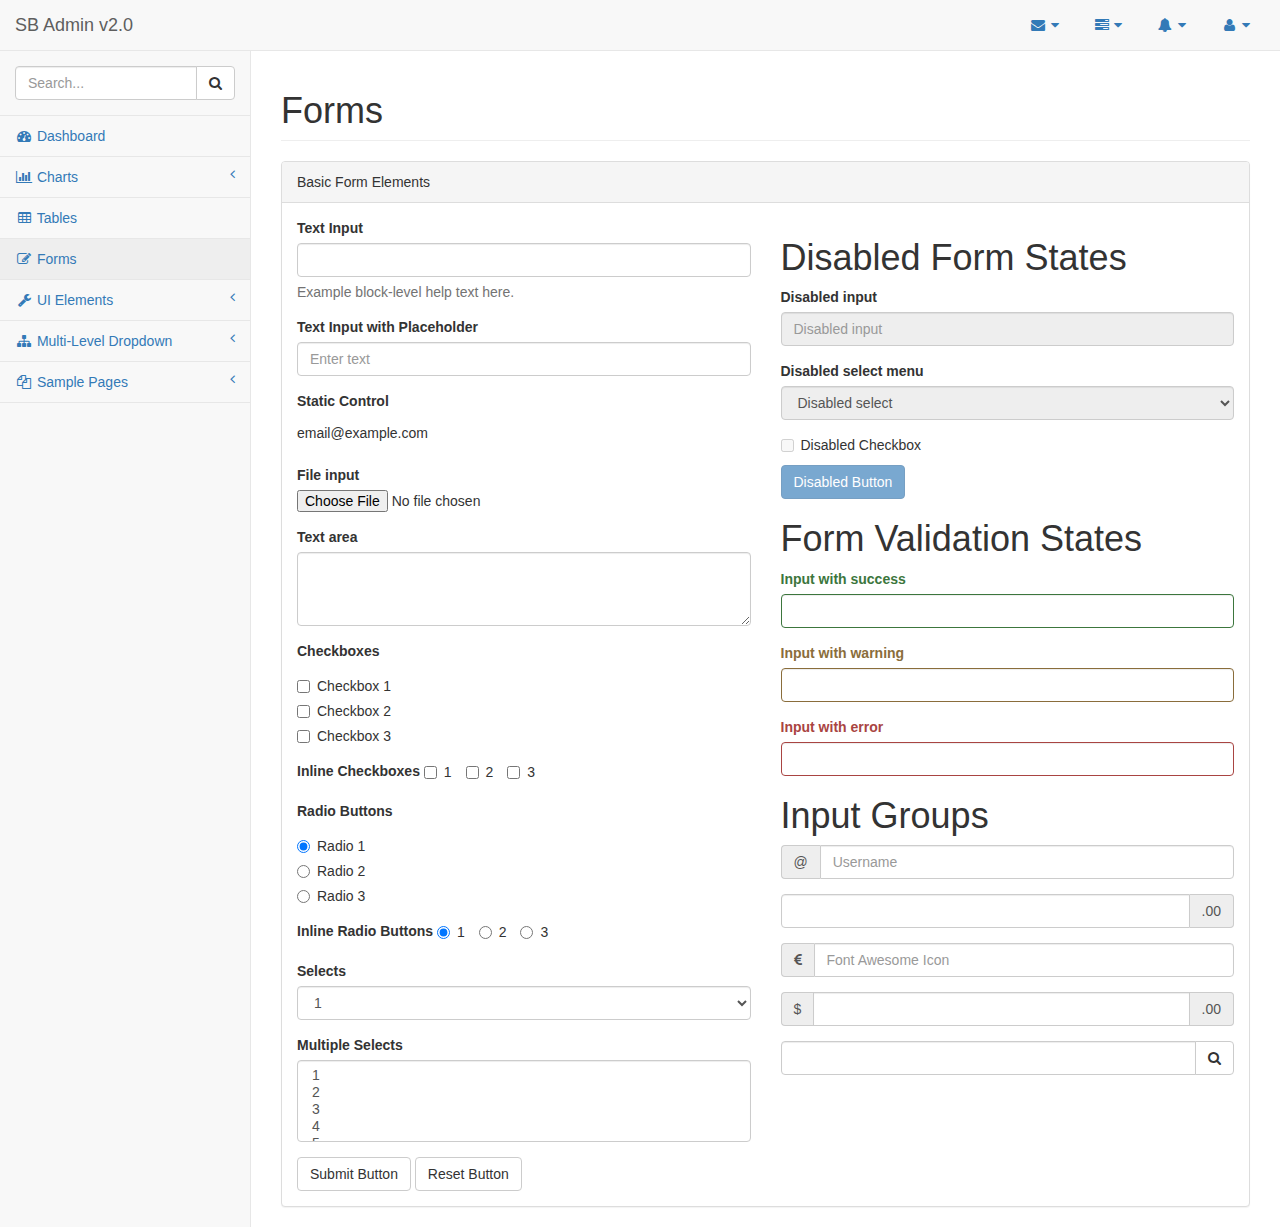
<file: BS.Presentation/assets/admin/template_admin/pages/forms.html>
<!DOCTYPE html>
<html lang="en">

<head>

    <meta charset="utf-8">
    <meta http-equiv="X-UA-Compatible" content="IE=edge">
    <meta name="viewport" content="width=device-width, initial-scale=1">
    <meta name="description" content="">
    <meta name="author" content="">

    <title>SB Admin 2 - Bootstrap Admin Theme</title>

    <!-- Bootstrap Core CSS -->
    <link href="../vendor/bootstrap/css/bootstrap.min.css" rel="stylesheet">

    <!-- MetisMenu CSS -->
    <link href="../vendor/metisMenu/metisMenu.min.css" rel="stylesheet">

    <!-- Custom CSS -->
    <link href="../dist/css/sb-admin-2.css" rel="stylesheet">

    <!-- Custom Fonts -->
    <link href="../vendor/font-awesome/css/font-awesome.min.css" rel="stylesheet" type="text/css">

    <!-- HTML5 Shim and Respond.js IE8 support of HTML5 elements and media queries -->
    <!-- WARNING: Respond.js doesn't work if you view the page via file:// -->
    <!--[if lt IE 9]>
        <script src="https://oss.maxcdn.com/libs/html5shiv/3.7.0/html5shiv.js"></script>
        <script src="https://oss.maxcdn.com/libs/respond.js/1.4.2/respond.min.js"></script>
    <![endif]-->

</head>

<body>

    <div id="wrapper">

        <!-- Navigation -->
        <nav class="navbar navbar-default navbar-static-top" role="navigation" style="margin-bottom: 0">
            <div class="navbar-header">
                <button type="button" class="navbar-toggle" data-toggle="collapse" data-target=".navbar-collapse">
                    <span class="sr-only">Toggle navigation</span>
                    <span class="icon-bar"></span>
                    <span class="icon-bar"></span>
                    <span class="icon-bar"></span>
                </button>
                <a class="navbar-brand" href="index.html">SB Admin v2.0</a>
            </div>
            <!-- /.navbar-header -->

            <ul class="nav navbar-top-links navbar-right">
                <li class="dropdown">
                    <a class="dropdown-toggle" data-toggle="dropdown" href="#">
                        <i class="fa fa-envelope fa-fw"></i> <i class="fa fa-caret-down"></i>
                    </a>
                    <ul class="dropdown-menu dropdown-messages">
                        <li>
                            <a href="#">
                                <div>
                                    <strong>John Smith</strong>
                                    <span class="pull-right text-muted">
                                        <em>Yesterday</em>
                                    </span>
                                </div>
                                <div>Lorem ipsum dolor sit amet, consectetur adipiscing elit. Pellentesque eleifend...</div>
                            </a>
                        </li>
                        <li class="divider"></li>
                        <li>
                            <a href="#">
                                <div>
                                    <strong>John Smith</strong>
                                    <span class="pull-right text-muted">
                                        <em>Yesterday</em>
                                    </span>
                                </div>
                                <div>Lorem ipsum dolor sit amet, consectetur adipiscing elit. Pellentesque eleifend...</div>
                            </a>
                        </li>
                        <li class="divider"></li>
                        <li>
                            <a href="#">
                                <div>
                                    <strong>John Smith</strong>
                                    <span class="pull-right text-muted">
                                        <em>Yesterday</em>
                                    </span>
                                </div>
                                <div>Lorem ipsum dolor sit amet, consectetur adipiscing elit. Pellentesque eleifend...</div>
                            </a>
                        </li>
                        <li class="divider"></li>
                        <li>
                            <a class="text-center" href="#">
                                <strong>Read All Messages</strong>
                                <i class="fa fa-angle-right"></i>
                            </a>
                        </li>
                    </ul>
                    <!-- /.dropdown-messages -->
                </li>
                <!-- /.dropdown -->
                <li class="dropdown">
                    <a class="dropdown-toggle" data-toggle="dropdown" href="#">
                        <i class="fa fa-tasks fa-fw"></i> <i class="fa fa-caret-down"></i>
                    </a>
                    <ul class="dropdown-menu dropdown-tasks">
                        <li>
                            <a href="#">
                                <div>
                                    <p>
                                        <strong>Task 1</strong>
                                        <span class="pull-right text-muted">40% Complete</span>
                                    </p>
                                    <div class="progress progress-striped active">
                                        <div class="progress-bar progress-bar-success" role="progressbar" aria-valuenow="40" aria-valuemin="0" aria-valuemax="100" style="width: 40%">
                                            <span class="sr-only">40% Complete (success)</span>
                                        </div>
                                    </div>
                                </div>
                            </a>
                        </li>
                        <li class="divider"></li>
                        <li>
                            <a href="#">
                                <div>
                                    <p>
                                        <strong>Task 2</strong>
                                        <span class="pull-right text-muted">20% Complete</span>
                                    </p>
                                    <div class="progress progress-striped active">
                                        <div class="progress-bar progress-bar-info" role="progressbar" aria-valuenow="20" aria-valuemin="0" aria-valuemax="100" style="width: 20%">
                                            <span class="sr-only">20% Complete</span>
                                        </div>
                                    </div>
                                </div>
                            </a>
                        </li>
                        <li class="divider"></li>
                        <li>
                            <a href="#">
                                <div>
                                    <p>
                                        <strong>Task 3</strong>
                                        <span class="pull-right text-muted">60% Complete</span>
                                    </p>
                                    <div class="progress progress-striped active">
                                        <div class="progress-bar progress-bar-warning" role="progressbar" aria-valuenow="60" aria-valuemin="0" aria-valuemax="100" style="width: 60%">
                                            <span class="sr-only">60% Complete (warning)</span>
                                        </div>
                                    </div>
                                </div>
                            </a>
                        </li>
                        <li class="divider"></li>
                        <li>
                            <a href="#">
                                <div>
                                    <p>
                                        <strong>Task 4</strong>
                                        <span class="pull-right text-muted">80% Complete</span>
                                    </p>
                                    <div class="progress progress-striped active">
                                        <div class="progress-bar progress-bar-danger" role="progressbar" aria-valuenow="80" aria-valuemin="0" aria-valuemax="100" style="width: 80%">
                                            <span class="sr-only">80% Complete (danger)</span>
                                        </div>
                                    </div>
                                </div>
                            </a>
                        </li>
                        <li class="divider"></li>
                        <li>
                            <a class="text-center" href="#">
                                <strong>See All Tasks</strong>
                                <i class="fa fa-angle-right"></i>
                            </a>
                        </li>
                    </ul>
                    <!-- /.dropdown-tasks -->
                </li>
                <!-- /.dropdown -->
                <li class="dropdown">
                    <a class="dropdown-toggle" data-toggle="dropdown" href="#">
                        <i class="fa fa-bell fa-fw"></i> <i class="fa fa-caret-down"></i>
                    </a>
                    <ul class="dropdown-menu dropdown-alerts">
                        <li>
                            <a href="#">
                                <div>
                                    <i class="fa fa-comment fa-fw"></i> New Comment
                                    <span class="pull-right text-muted small">4 minutes ago</span>
                                </div>
                            </a>
                        </li>
                        <li class="divider"></li>
                        <li>
                            <a href="#">
                                <div>
                                    <i class="fa fa-twitter fa-fw"></i> 3 New Followers
                                    <span class="pull-right text-muted small">12 minutes ago</span>
                                </div>
                            </a>
                        </li>
                        <li class="divider"></li>
                        <li>
                            <a href="#">
                                <div>
                                    <i class="fa fa-envelope fa-fw"></i> Message Sent
                                    <span class="pull-right text-muted small">4 minutes ago</span>
                                </div>
                            </a>
                        </li>
                        <li class="divider"></li>
                        <li>
                            <a href="#">
                                <div>
                                    <i class="fa fa-tasks fa-fw"></i> New Task
                                    <span class="pull-right text-muted small">4 minutes ago</span>
                                </div>
                            </a>
                        </li>
                        <li class="divider"></li>
                        <li>
                            <a href="#">
                                <div>
                                    <i class="fa fa-upload fa-fw"></i> Server Rebooted
                                    <span class="pull-right text-muted small">4 minutes ago</span>
                                </div>
                            </a>
                        </li>
                        <li class="divider"></li>
                        <li>
                            <a class="text-center" href="#">
                                <strong>See All Alerts</strong>
                                <i class="fa fa-angle-right"></i>
                            </a>
                        </li>
                    </ul>
                    <!-- /.dropdown-alerts -->
                </li>
                <!-- /.dropdown -->
                <li class="dropdown">
                    <a class="dropdown-toggle" data-toggle="dropdown" href="#">
                        <i class="fa fa-user fa-fw"></i> <i class="fa fa-caret-down"></i>
                    </a>
                    <ul class="dropdown-menu dropdown-user">
                        <li><a href="#"><i class="fa fa-user fa-fw"></i> User Profile</a>
                        </li>
                        <li><a href="#"><i class="fa fa-gear fa-fw"></i> Settings</a>
                        </li>
                        <li class="divider"></li>
                        <li><a href="login.html"><i class="fa fa-sign-out fa-fw"></i> Logout</a>
                        </li>
                    </ul>
                    <!-- /.dropdown-user -->
                </li>
                <!-- /.dropdown -->
            </ul>
            <!-- /.navbar-top-links -->

            <div class="navbar-default sidebar" role="navigation">
                <div class="sidebar-nav navbar-collapse">
                    <ul class="nav" id="side-menu">
                        <li class="sidebar-search">
                            <div class="input-group custom-search-form">
                                <input type="text" class="form-control" placeholder="Search...">
                                <span class="input-group-btn">
                                <button class="btn btn-default" type="button">
                                    <i class="fa fa-search"></i>
                                </button>
                            </span>
                            </div>
                            <!-- /input-group -->
                        </li>
                        <li>
                            <a href="index.html"><i class="fa fa-dashboard fa-fw"></i> Dashboard</a>
                        </li>
                        <li>
                            <a href="#"><i class="fa fa-bar-chart-o fa-fw"></i> Charts<span class="fa arrow"></span></a>
                            <ul class="nav nav-second-level">
                                <li>
                                    <a href="flot.html">Flot Charts</a>
                                </li>
                                <li>
                                    <a href="morris.html">Morris.js Charts</a>
                                </li>
                            </ul>
                            <!-- /.nav-second-level -->
                        </li>
                        <li>
                            <a href="tables.html"><i class="fa fa-table fa-fw"></i> Tables</a>
                        </li>
                        <li>
                            <a href="forms.html"><i class="fa fa-edit fa-fw"></i> Forms</a>
                        </li>
                        <li>
                            <a href="#"><i class="fa fa-wrench fa-fw"></i> UI Elements<span class="fa arrow"></span></a>
                            <ul class="nav nav-second-level">
                                <li>
                                    <a href="panels-wells.html">Panels and Wells</a>
                                </li>
                                <li>
                                    <a href="buttons.html">Buttons</a>
                                </li>
                                <li>
                                    <a href="notifications.html">Notifications</a>
                                </li>
                                <li>
                                    <a href="typography.html">Typography</a>
                                </li>
                                <li>
                                    <a href="icons.html"> Icons</a>
                                </li>
                                <li>
                                    <a href="grid.html">Grid</a>
                                </li>
                            </ul>
                            <!-- /.nav-second-level -->
                        </li>
                        <li>
                            <a href="#"><i class="fa fa-sitemap fa-fw"></i> Multi-Level Dropdown<span class="fa arrow"></span></a>
                            <ul class="nav nav-second-level">
                                <li>
                                    <a href="#">Second Level Item</a>
                                </li>
                                <li>
                                    <a href="#">Second Level Item</a>
                                </li>
                                <li>
                                    <a href="#">Third Level <span class="fa arrow"></span></a>
                                    <ul class="nav nav-third-level">
                                        <li>
                                            <a href="#">Third Level Item</a>
                                        </li>
                                        <li>
                                            <a href="#">Third Level Item</a>
                                        </li>
                                        <li>
                                            <a href="#">Third Level Item</a>
                                        </li>
                                        <li>
                                            <a href="#">Third Level Item</a>
                                        </li>
                                    </ul>
                                    <!-- /.nav-third-level -->
                                </li>
                            </ul>
                            <!-- /.nav-second-level -->
                        </li>
                        <li>
                            <a href="#"><i class="fa fa-files-o fa-fw"></i> Sample Pages<span class="fa arrow"></span></a>
                            <ul class="nav nav-second-level">
                                <li>
                                    <a href="blank.html">Blank Page</a>
                                </li>
                                <li>
                                    <a href="login.html">Login Page</a>
                                </li>
                            </ul>
                            <!-- /.nav-second-level -->
                        </li>
                    </ul>
                </div>
                <!-- /.sidebar-collapse -->
            </div>
            <!-- /.navbar-static-side -->
        </nav>

        <div id="page-wrapper">
            <div class="row">
                <div class="col-lg-12">
                    <h1 class="page-header">Forms</h1>
                </div>
                <!-- /.col-lg-12 -->
            </div>
            <!-- /.row -->
            <div class="row">
                <div class="col-lg-12">
                    <div class="panel panel-default">
                        <div class="panel-heading">
                            Basic Form Elements
                        </div>
                        <div class="panel-body">
                            <div class="row">
                                <div class="col-lg-6">
                                    <form role="form">
                                        <div class="form-group">
                                            <label>Text Input</label>
                                            <input class="form-control">
                                            <p class="help-block">Example block-level help text here.</p>
                                        </div>
                                        <div class="form-group">
                                            <label>Text Input with Placeholder</label>
                                            <input class="form-control" placeholder="Enter text">
                                        </div>
                                        <div class="form-group">
                                            <label>Static Control</label>
                                            <p class="form-control-static">email@example.com</p>
                                        </div>
                                        <div class="form-group">
                                            <label>File input</label>
                                            <input type="file">
                                        </div>
                                        <div class="form-group">
                                            <label>Text area</label>
                                            <textarea class="form-control" rows="3"></textarea>
                                        </div>
                                        <div class="form-group">
                                            <label>Checkboxes</label>
                                            <div class="checkbox">
                                                <label>
                                                    <input type="checkbox" value="">Checkbox 1
                                                </label>
                                            </div>
                                            <div class="checkbox">
                                                <label>
                                                    <input type="checkbox" value="">Checkbox 2
                                                </label>
                                            </div>
                                            <div class="checkbox">
                                                <label>
                                                    <input type="checkbox" value="">Checkbox 3
                                                </label>
                                            </div>
                                        </div>
                                        <div class="form-group">
                                            <label>Inline Checkboxes</label>
                                            <label class="checkbox-inline">
                                                <input type="checkbox">1
                                            </label>
                                            <label class="checkbox-inline">
                                                <input type="checkbox">2
                                            </label>
                                            <label class="checkbox-inline">
                                                <input type="checkbox">3
                                            </label>
                                        </div>
                                        <div class="form-group">
                                            <label>Radio Buttons</label>
                                            <div class="radio">
                                                <label>
                                                    <input type="radio" name="optionsRadios" id="optionsRadios1" value="option1" checked>Radio 1
                                                </label>
                                            </div>
                                            <div class="radio">
                                                <label>
                                                    <input type="radio" name="optionsRadios" id="optionsRadios2" value="option2">Radio 2
                                                </label>
                                            </div>
                                            <div class="radio">
                                                <label>
                                                    <input type="radio" name="optionsRadios" id="optionsRadios3" value="option3">Radio 3
                                                </label>
                                            </div>
                                        </div>
                                        <div class="form-group">
                                            <label>Inline Radio Buttons</label>
                                            <label class="radio-inline">
                                                <input type="radio" name="optionsRadiosInline" id="optionsRadiosInline1" value="option1" checked>1
                                            </label>
                                            <label class="radio-inline">
                                                <input type="radio" name="optionsRadiosInline" id="optionsRadiosInline2" value="option2">2
                                            </label>
                                            <label class="radio-inline">
                                                <input type="radio" name="optionsRadiosInline" id="optionsRadiosInline3" value="option3">3
                                            </label>
                                        </div>
                                        <div class="form-group">
                                            <label>Selects</label>
                                            <select class="form-control">
                                                <option>1</option>
                                                <option>2</option>
                                                <option>3</option>
                                                <option>4</option>
                                                <option>5</option>
                                            </select>
                                        </div>
                                        <div class="form-group">
                                            <label>Multiple Selects</label>
                                            <select multiple class="form-control">
                                                <option>1</option>
                                                <option>2</option>
                                                <option>3</option>
                                                <option>4</option>
                                                <option>5</option>
                                            </select>
                                        </div>
                                        <button type="submit" class="btn btn-default">Submit Button</button>
                                        <button type="reset" class="btn btn-default">Reset Button</button>
                                    </form>
                                </div>
                                <!-- /.col-lg-6 (nested) -->
                                <div class="col-lg-6">
                                    <h1>Disabled Form States</h1>
                                    <form role="form">
                                        <fieldset disabled>
                                            <div class="form-group">
                                                <label for="disabledSelect">Disabled input</label>
                                                <input class="form-control" id="disabledInput" type="text" placeholder="Disabled input" disabled>
                                            </div>
                                            <div class="form-group">
                                                <label for="disabledSelect">Disabled select menu</label>
                                                <select id="disabledSelect" class="form-control">
                                                    <option>Disabled select</option>
                                                </select>
                                            </div>
                                            <div class="checkbox">
                                                <label>
                                                    <input type="checkbox">Disabled Checkbox
                                                </label>
                                            </div>
                                            <button type="submit" class="btn btn-primary">Disabled Button</button>
                                        </fieldset>
                                    </form>
                                    <h1>Form Validation States</h1>
                                    <form role="form">
                                        <div class="form-group has-success">
                                            <label class="control-label" for="inputSuccess">Input with success</label>
                                            <input type="text" class="form-control" id="inputSuccess">
                                        </div>
                                        <div class="form-group has-warning">
                                            <label class="control-label" for="inputWarning">Input with warning</label>
                                            <input type="text" class="form-control" id="inputWarning">
                                        </div>
                                        <div class="form-group has-error">
                                            <label class="control-label" for="inputError">Input with error</label>
                                            <input type="text" class="form-control" id="inputError">
                                        </div>
                                    </form>
                                    <h1>Input Groups</h1>
                                    <form role="form">
                                        <div class="form-group input-group">
                                            <span class="input-group-addon">@</span>
                                            <input type="text" class="form-control" placeholder="Username">
                                        </div>
                                        <div class="form-group input-group">
                                            <input type="text" class="form-control">
                                            <span class="input-group-addon">.00</span>
                                        </div>
                                        <div class="form-group input-group">
                                            <span class="input-group-addon"><i class="fa fa-eur"></i>
                                            </span>
                                            <input type="text" class="form-control" placeholder="Font Awesome Icon">
                                        </div>
                                        <div class="form-group input-group">
                                            <span class="input-group-addon">$</span>
                                            <input type="text" class="form-control">
                                            <span class="input-group-addon">.00</span>
                                        </div>
                                        <div class="form-group input-group">
                                            <input type="text" class="form-control">
                                            <span class="input-group-btn">
                                                <button class="btn btn-default" type="button"><i class="fa fa-search"></i>
                                                </button>
                                            </span>
                                        </div>
                                    </form>
                                </div>
                                <!-- /.col-lg-6 (nested) -->
                            </div>
                            <!-- /.row (nested) -->
                        </div>
                        <!-- /.panel-body -->
                    </div>
                    <!-- /.panel -->
                </div>
                <!-- /.col-lg-12 -->
            </div>
            <!-- /.row -->
        </div>
        <!-- /#page-wrapper -->

    </div>
    <!-- /#wrapper -->

    <!-- jQuery -->
    <script src="../vendor/jquery/jquery.min.js"></script>

    <!-- Bootstrap Core JavaScript -->
    <script src="../vendor/bootstrap/js/bootstrap.min.js"></script>

    <!-- Metis Menu Plugin JavaScript -->
    <script src="../vendor/metisMenu/metisMenu.min.js"></script>

    <!-- Custom Theme JavaScript -->
    <script src="../dist/js/sb-admin-2.js"></script>

</body>

</html>
</file>
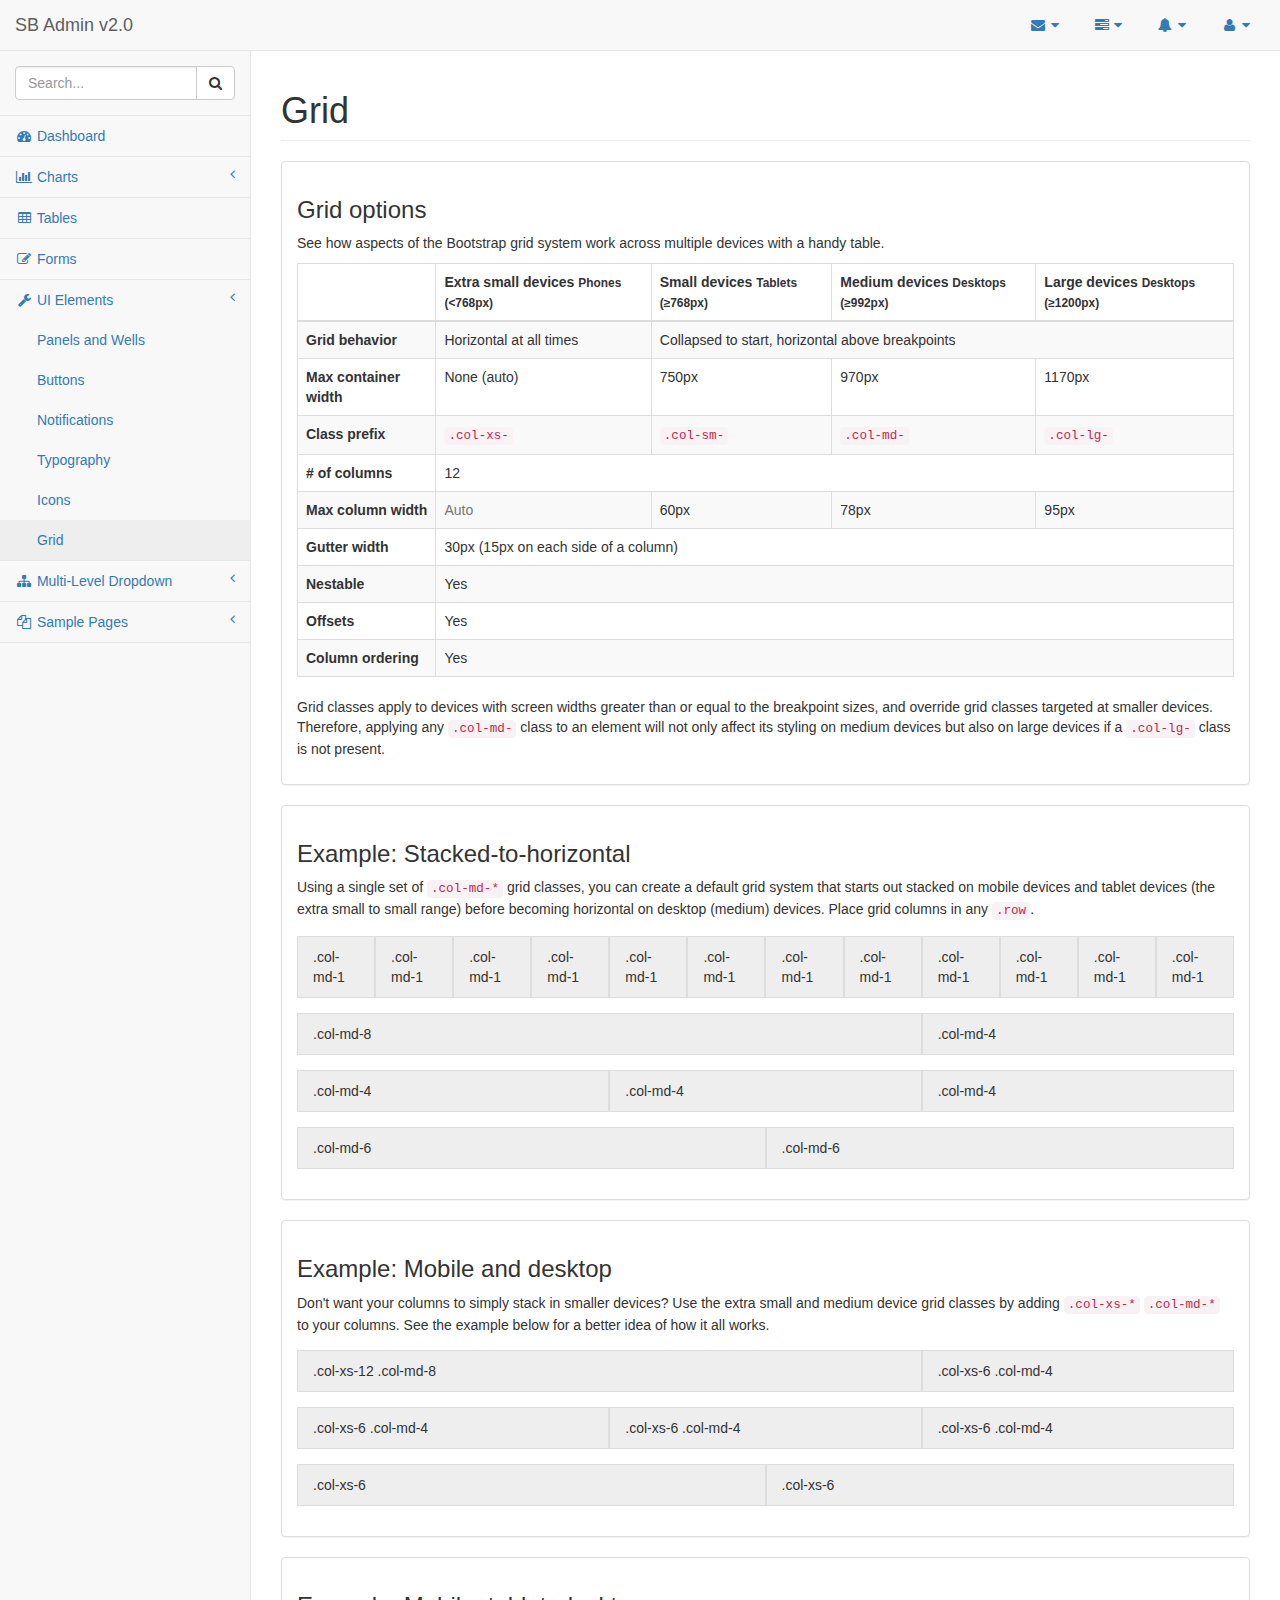
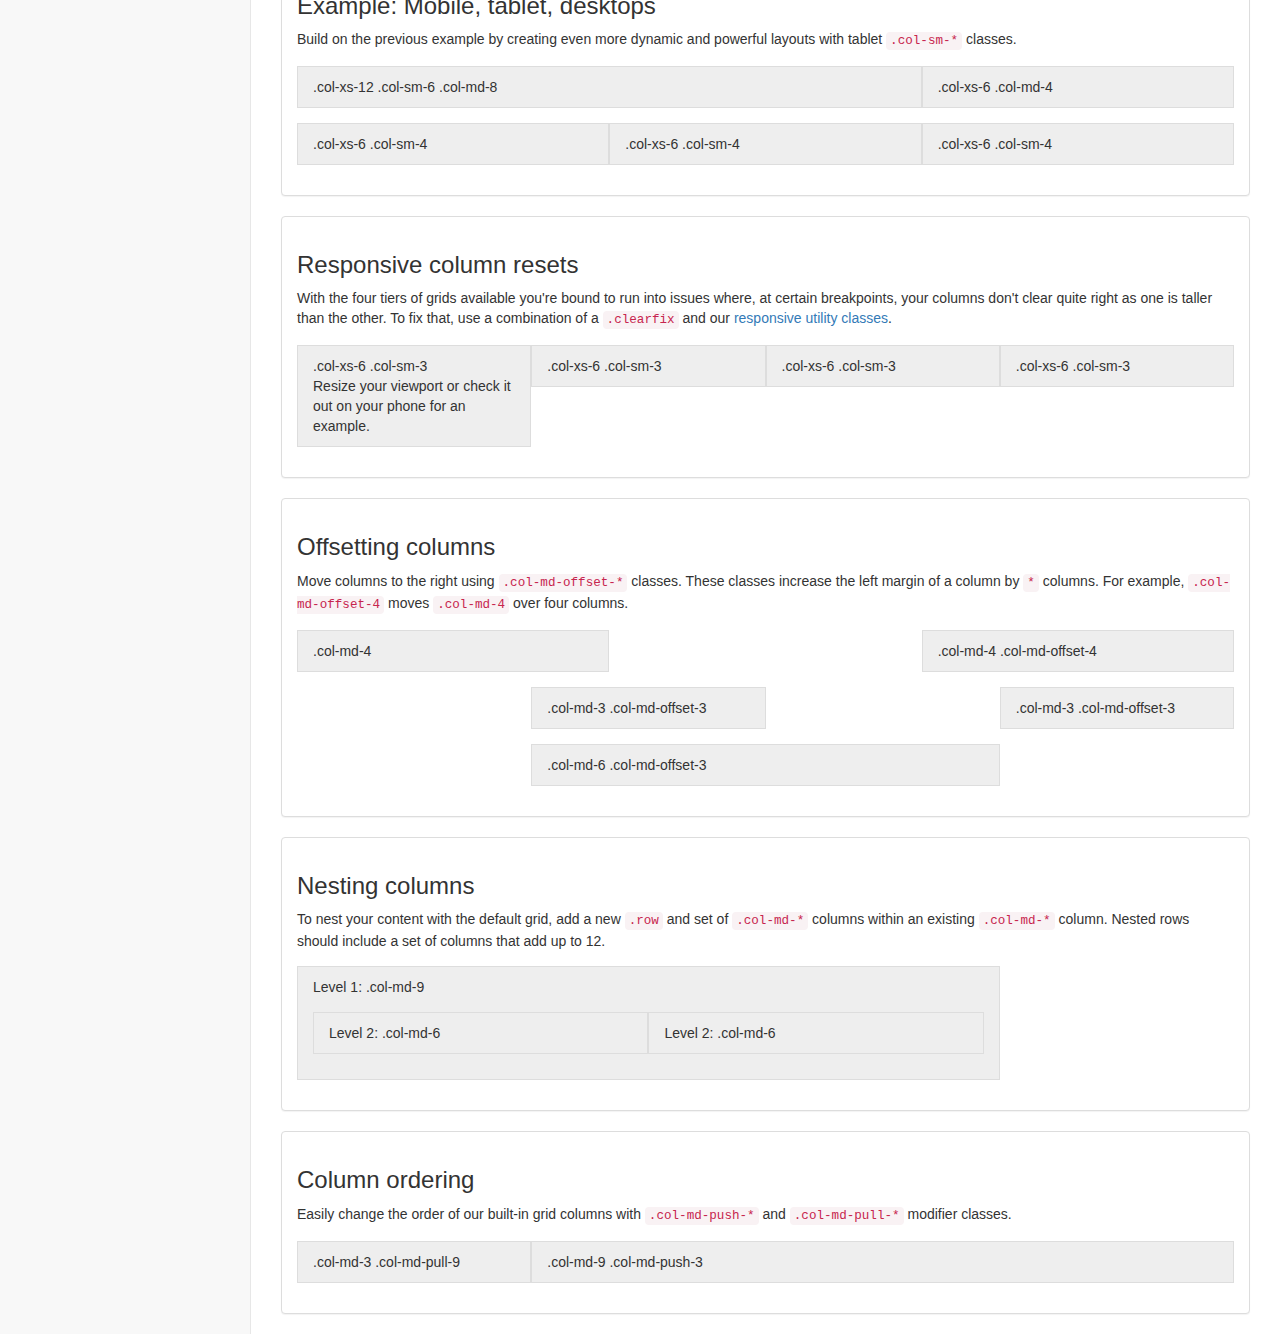
<file: BS.Presentation/assets/admin/template_admin/pages/grid.html>
<!DOCTYPE html>
<html lang="en">

<head>

    <meta charset="utf-8">
    <meta http-equiv="X-UA-Compatible" content="IE=edge">
    <meta name="viewport" content="width=device-width, initial-scale=1">
    <meta name="description" content="">
    <meta name="author" content="">

    <title>SB Admin 2 - Bootstrap Admin Theme</title>

    <!-- Bootstrap Core CSS -->
    <link href="../vendor/bootstrap/css/bootstrap.min.css" rel="stylesheet">

    <!-- MetisMenu CSS -->
    <link href="../vendor/metisMenu/metisMenu.min.css" rel="stylesheet">

    <!-- Custom CSS -->
    <link href="../dist/css/sb-admin-2.css" rel="stylesheet">

    <!-- Custom Fonts -->
    <link href="../vendor/font-awesome/css/font-awesome.min.css" rel="stylesheet" type="text/css">

    <!-- HTML5 Shim and Respond.js IE8 support of HTML5 elements and media queries -->
    <!-- WARNING: Respond.js doesn't work if you view the page via file:// -->
    <!--[if lt IE 9]>
        <script src="https://oss.maxcdn.com/libs/html5shiv/3.7.0/html5shiv.js"></script>
        <script src="https://oss.maxcdn.com/libs/respond.js/1.4.2/respond.min.js"></script>
    <![endif]-->

</head>

<body>

    <div id="wrapper">

        <!-- Navigation -->
        <nav class="navbar navbar-default navbar-static-top" role="navigation" style="margin-bottom: 0">
            <div class="navbar-header">
                <button type="button" class="navbar-toggle" data-toggle="collapse" data-target=".navbar-collapse">
                    <span class="sr-only">Toggle navigation</span>
                    <span class="icon-bar"></span>
                    <span class="icon-bar"></span>
                    <span class="icon-bar"></span>
                </button>
                <a class="navbar-brand" href="index.html">SB Admin v2.0</a>
            </div>
            <!-- /.navbar-header -->

            <ul class="nav navbar-top-links navbar-right">
                <li class="dropdown">
                    <a class="dropdown-toggle" data-toggle="dropdown" href="#">
                        <i class="fa fa-envelope fa-fw"></i> <i class="fa fa-caret-down"></i>
                    </a>
                    <ul class="dropdown-menu dropdown-messages">
                        <li>
                            <a href="#">
                                <div>
                                    <strong>John Smith</strong>
                                    <span class="pull-right text-muted">
                                        <em>Yesterday</em>
                                    </span>
                                </div>
                                <div>Lorem ipsum dolor sit amet, consectetur adipiscing elit. Pellentesque eleifend...</div>
                            </a>
                        </li>
                        <li class="divider"></li>
                        <li>
                            <a href="#">
                                <div>
                                    <strong>John Smith</strong>
                                    <span class="pull-right text-muted">
                                        <em>Yesterday</em>
                                    </span>
                                </div>
                                <div>Lorem ipsum dolor sit amet, consectetur adipiscing elit. Pellentesque eleifend...</div>
                            </a>
                        </li>
                        <li class="divider"></li>
                        <li>
                            <a href="#">
                                <div>
                                    <strong>John Smith</strong>
                                    <span class="pull-right text-muted">
                                        <em>Yesterday</em>
                                    </span>
                                </div>
                                <div>Lorem ipsum dolor sit amet, consectetur adipiscing elit. Pellentesque eleifend...</div>
                            </a>
                        </li>
                        <li class="divider"></li>
                        <li>
                            <a class="text-center" href="#">
                                <strong>Read All Messages</strong>
                                <i class="fa fa-angle-right"></i>
                            </a>
                        </li>
                    </ul>
                    <!-- /.dropdown-messages -->
                </li>
                <!-- /.dropdown -->
                <li class="dropdown">
                    <a class="dropdown-toggle" data-toggle="dropdown" href="#">
                        <i class="fa fa-tasks fa-fw"></i> <i class="fa fa-caret-down"></i>
                    </a>
                    <ul class="dropdown-menu dropdown-tasks">
                        <li>
                            <a href="#">
                                <div>
                                    <p>
                                        <strong>Task 1</strong>
                                        <span class="pull-right text-muted">40% Complete</span>
                                    </p>
                                    <div class="progress progress-striped active">
                                        <div class="progress-bar progress-bar-success" role="progressbar" aria-valuenow="40" aria-valuemin="0" aria-valuemax="100" style="width: 40%">
                                            <span class="sr-only">40% Complete (success)</span>
                                        </div>
                                    </div>
                                </div>
                            </a>
                        </li>
                        <li class="divider"></li>
                        <li>
                            <a href="#">
                                <div>
                                    <p>
                                        <strong>Task 2</strong>
                                        <span class="pull-right text-muted">20% Complete</span>
                                    </p>
                                    <div class="progress progress-striped active">
                                        <div class="progress-bar progress-bar-info" role="progressbar" aria-valuenow="20" aria-valuemin="0" aria-valuemax="100" style="width: 20%">
                                            <span class="sr-only">20% Complete</span>
                                        </div>
                                    </div>
                                </div>
                            </a>
                        </li>
                        <li class="divider"></li>
                        <li>
                            <a href="#">
                                <div>
                                    <p>
                                        <strong>Task 3</strong>
                                        <span class="pull-right text-muted">60% Complete</span>
                                    </p>
                                    <div class="progress progress-striped active">
                                        <div class="progress-bar progress-bar-warning" role="progressbar" aria-valuenow="60" aria-valuemin="0" aria-valuemax="100" style="width: 60%">
                                            <span class="sr-only">60% Complete (warning)</span>
                                        </div>
                                    </div>
                                </div>
                            </a>
                        </li>
                        <li class="divider"></li>
                        <li>
                            <a href="#">
                                <div>
                                    <p>
                                        <strong>Task 4</strong>
                                        <span class="pull-right text-muted">80% Complete</span>
                                    </p>
                                    <div class="progress progress-striped active">
                                        <div class="progress-bar progress-bar-danger" role="progressbar" aria-valuenow="80" aria-valuemin="0" aria-valuemax="100" style="width: 80%">
                                            <span class="sr-only">80% Complete (danger)</span>
                                        </div>
                                    </div>
                                </div>
                            </a>
                        </li>
                        <li class="divider"></li>
                        <li>
                            <a class="text-center" href="#">
                                <strong>See All Tasks</strong>
                                <i class="fa fa-angle-right"></i>
                            </a>
                        </li>
                    </ul>
                    <!-- /.dropdown-tasks -->
                </li>
                <!-- /.dropdown -->
                <li class="dropdown">
                    <a class="dropdown-toggle" data-toggle="dropdown" href="#">
                        <i class="fa fa-bell fa-fw"></i> <i class="fa fa-caret-down"></i>
                    </a>
                    <ul class="dropdown-menu dropdown-alerts">
                        <li>
                            <a href="#">
                                <div>
                                    <i class="fa fa-comment fa-fw"></i> New Comment
                                    <span class="pull-right text-muted small">4 minutes ago</span>
                                </div>
                            </a>
                        </li>
                        <li class="divider"></li>
                        <li>
                            <a href="#">
                                <div>
                                    <i class="fa fa-twitter fa-fw"></i> 3 New Followers
                                    <span class="pull-right text-muted small">12 minutes ago</span>
                                </div>
                            </a>
                        </li>
                        <li class="divider"></li>
                        <li>
                            <a href="#">
                                <div>
                                    <i class="fa fa-envelope fa-fw"></i> Message Sent
                                    <span class="pull-right text-muted small">4 minutes ago</span>
                                </div>
                            </a>
                        </li>
                        <li class="divider"></li>
                        <li>
                            <a href="#">
                                <div>
                                    <i class="fa fa-tasks fa-fw"></i> New Task
                                    <span class="pull-right text-muted small">4 minutes ago</span>
                                </div>
                            </a>
                        </li>
                        <li class="divider"></li>
                        <li>
                            <a href="#">
                                <div>
                                    <i class="fa fa-upload fa-fw"></i> Server Rebooted
                                    <span class="pull-right text-muted small">4 minutes ago</span>
                                </div>
                            </a>
                        </li>
                        <li class="divider"></li>
                        <li>
                            <a class="text-center" href="#">
                                <strong>See All Alerts</strong>
                                <i class="fa fa-angle-right"></i>
                            </a>
                        </li>
                    </ul>
                    <!-- /.dropdown-alerts -->
                </li>
                <!-- /.dropdown -->
                <li class="dropdown">
                    <a class="dropdown-toggle" data-toggle="dropdown" href="#">
                        <i class="fa fa-user fa-fw"></i> <i class="fa fa-caret-down"></i>
                    </a>
                    <ul class="dropdown-menu dropdown-user">
                        <li><a href="#"><i class="fa fa-user fa-fw"></i> User Profile</a>
                        </li>
                        <li><a href="#"><i class="fa fa-gear fa-fw"></i> Settings</a>
                        </li>
                        <li class="divider"></li>
                        <li><a href="login.html"><i class="fa fa-sign-out fa-fw"></i> Logout</a>
                        </li>
                    </ul>
                    <!-- /.dropdown-user -->
                </li>
                <!-- /.dropdown -->
            </ul>
            <!-- /.navbar-top-links -->

            <div class="navbar-default sidebar" role="navigation">
                <div class="sidebar-nav navbar-collapse">
                    <ul class="nav" id="side-menu">
                        <li class="sidebar-search">
                            <div class="input-group custom-search-form">
                                <input type="text" class="form-control" placeholder="Search...">
                                <span class="input-group-btn">
                                <button class="btn btn-default" type="button">
                                    <i class="fa fa-search"></i>
                                </button>
                            </span>
                            </div>
                            <!-- /input-group -->
                        </li>
                        <li>
                            <a href="index.html"><i class="fa fa-dashboard fa-fw"></i> Dashboard</a>
                        </li>
                        <li>
                            <a href="#"><i class="fa fa-bar-chart-o fa-fw"></i> Charts<span class="fa arrow"></span></a>
                            <ul class="nav nav-second-level">
                                <li>
                                    <a href="flot.html">Flot Charts</a>
                                </li>
                                <li>
                                    <a href="morris.html">Morris.js Charts</a>
                                </li>
                            </ul>
                            <!-- /.nav-second-level -->
                        </li>
                        <li>
                            <a href="tables.html"><i class="fa fa-table fa-fw"></i> Tables</a>
                        </li>
                        <li>
                            <a href="forms.html"><i class="fa fa-edit fa-fw"></i> Forms</a>
                        </li>
                        <li>
                            <a href="#"><i class="fa fa-wrench fa-fw"></i> UI Elements<span class="fa arrow"></span></a>
                            <ul class="nav nav-second-level">
                                <li>
                                    <a href="panels-wells.html">Panels and Wells</a>
                                </li>
                                <li>
                                    <a href="buttons.html">Buttons</a>
                                </li>
                                <li>
                                    <a href="notifications.html">Notifications</a>
                                </li>
                                <li>
                                    <a href="typography.html">Typography</a>
                                </li>
                                <li>
                                    <a href="icons.html"> Icons</a>
                                </li>
                                <li>
                                    <a href="grid.html">Grid</a>
                                </li>
                            </ul>
                            <!-- /.nav-second-level -->
                        </li>
                        <li>
                            <a href="#"><i class="fa fa-sitemap fa-fw"></i> Multi-Level Dropdown<span class="fa arrow"></span></a>
                            <ul class="nav nav-second-level">
                                <li>
                                    <a href="#">Second Level Item</a>
                                </li>
                                <li>
                                    <a href="#">Second Level Item</a>
                                </li>
                                <li>
                                    <a href="#">Third Level <span class="fa arrow"></span></a>
                                    <ul class="nav nav-third-level">
                                        <li>
                                            <a href="#">Third Level Item</a>
                                        </li>
                                        <li>
                                            <a href="#">Third Level Item</a>
                                        </li>
                                        <li>
                                            <a href="#">Third Level Item</a>
                                        </li>
                                        <li>
                                            <a href="#">Third Level Item</a>
                                        </li>
                                    </ul>
                                    <!-- /.nav-third-level -->
                                </li>
                            </ul>
                            <!-- /.nav-second-level -->
                        </li>
                        <li>
                            <a href="#"><i class="fa fa-files-o fa-fw"></i> Sample Pages<span class="fa arrow"></span></a>
                            <ul class="nav nav-second-level">
                                <li>
                                    <a href="blank.html">Blank Page</a>
                                </li>
                                <li>
                                    <a href="login.html">Login Page</a>
                                </li>
                            </ul>
                            <!-- /.nav-second-level -->
                        </li>
                    </ul>
                </div>
                <!-- /.sidebar-collapse -->
            </div>
            <!-- /.navbar-static-side -->
        </nav>

        <div id="page-wrapper">
            <div class="row">
                <div class="col-lg-12">
                    <h1 class="page-header">Grid</h1>
                </div>
                <!-- /.col-lg-12 -->
            </div>
            <!-- /.row -->
            <div class="row">
                <div class="col-lg-12">
                    <div class="panel panel-default">
                        <div class="panel-body">
                            <h3>Grid options</h3>
                            <p>See how aspects of the Bootstrap grid system work across multiple devices with a handy table.</p>
                            <div class="table-responsive">
                                <table class="table table-bordered table-striped">
                                    <thead>
                                        <tr>
                                            <th></th>
                                            <th>
                                                Extra small devices
                                                <small>Phones (&lt;768px)</small>
                                            </th>
                                            <th>
                                                Small devices
                                                <small>Tablets (&ge;768px)</small>
                                            </th>
                                            <th>
                                                Medium devices
                                                <small>Desktops (&ge;992px)</small>
                                            </th>
                                            <th>
                                                Large devices
                                                <small>Desktops (&ge;1200px)</small>
                                            </th>
                                        </tr>
                                    </thead>
                                    <tbody>
                                        <tr>
                                            <th>Grid behavior</th>
                                            <td>Horizontal at all times</td>
                                            <td colspan="3">Collapsed to start, horizontal above breakpoints</td>
                                        </tr>
                                        <tr>
                                            <th>Max container width</th>
                                            <td>None (auto)</td>
                                            <td>750px</td>
                                            <td>970px</td>
                                            <td>1170px</td>
                                        </tr>
                                        <tr>
                                            <th>Class prefix</th>
                                            <td>
                                                <code>.col-xs-</code>
                                            </td>
                                            <td>
                                                <code>.col-sm-</code>
                                            </td>
                                            <td>
                                                <code>.col-md-</code>
                                            </td>
                                            <td>
                                                <code>.col-lg-</code>
                                            </td>
                                        </tr>
                                        <tr>
                                            <th># of columns</th>
                                            <td colspan="4">12</td>
                                        </tr>
                                        <tr>
                                            <th>Max column width</th>
                                            <td class="text-muted">Auto</td>
                                            <td>60px</td>
                                            <td>78px</td>
                                            <td>95px</td>
                                        </tr>
                                        <tr>
                                            <th>Gutter width</th>
                                            <td colspan="4">30px (15px on each side of a column)</td>
                                        </tr>
                                        <tr>
                                            <th>Nestable</th>
                                            <td colspan="4">Yes</td>
                                        </tr>
                                        <tr>
                                            <th>Offsets</th>
                                            <td colspan="4">Yes</td>
                                        </tr>
                                        <tr>
                                            <th>Column ordering</th>
                                            <td colspan="4">Yes</td>
                                        </tr>
                                    </tbody>
                                </table>
                            </div>
                            <p>Grid classes apply to devices with screen widths greater than or equal to the breakpoint sizes, and override grid classes targeted at smaller devices. Therefore, applying any
                                <code>.col-md-</code> class to an element will not only affect its styling on medium devices but also on large devices if a
                                <code>.col-lg-</code> class is not present.</p>
                        </div>
                    </div>
                </div>
                <!-- /.col-lg-12 -->
            </div>
            <!-- /.row -->

            <div class="row">
                <div class="col-lg-12">
                    <div class="panel panel-default">
                        <div class="panel-body">
                            <h3>Example: Stacked-to-horizontal</h3>
                            <p>Using a single set of
                                <code>.col-md-*</code> grid classes, you can create a default grid system that starts out stacked on mobile devices and tablet devices (the extra small to small range) before becoming horizontal on desktop (medium) devices. Place grid columns in any
                                <code>.row</code>.</p>
                            <div class="row show-grid">
                                <div class="col-md-1">.col-md-1</div>
                                <div class="col-md-1">.col-md-1</div>
                                <div class="col-md-1">.col-md-1</div>
                                <div class="col-md-1">.col-md-1</div>
                                <div class="col-md-1">.col-md-1</div>
                                <div class="col-md-1">.col-md-1</div>
                                <div class="col-md-1">.col-md-1</div>
                                <div class="col-md-1">.col-md-1</div>
                                <div class="col-md-1">.col-md-1</div>
                                <div class="col-md-1">.col-md-1</div>
                                <div class="col-md-1">.col-md-1</div>
                                <div class="col-md-1">.col-md-1</div>
                            </div>
                            <div class="row show-grid">
                                <div class="col-md-8">.col-md-8</div>
                                <div class="col-md-4">.col-md-4</div>
                            </div>
                            <div class="row show-grid">
                                <div class="col-md-4">.col-md-4</div>
                                <div class="col-md-4">.col-md-4</div>
                                <div class="col-md-4">.col-md-4</div>
                            </div>
                            <div class="row show-grid">
                                <div class="col-md-6">.col-md-6</div>
                                <div class="col-md-6">.col-md-6</div>
                            </div>
                        </div>
                    </div>
                </div>
                <!-- /.col-lg-12 -->
            </div>
            <!-- /.row -->

            <div class="row">
                <div class="col-lg-12">
                    <div class="panel panel-default">
                        <div class="panel-body">
                            <h3>Example: Mobile and desktop</h3>
                            <p>Don't want your columns to simply stack in smaller devices? Use the extra small and medium device grid classes by adding
                                <code>.col-xs-*</code>
                                <code>.col-md-*</code> to your columns. See the example below for a better idea of how it all works.</p>
                            <div class="row show-grid">
                                <div class="col-xs-12 col-md-8">.col-xs-12 .col-md-8</div>
                                <div class="col-xs-6 col-md-4">.col-xs-6 .col-md-4</div>
                            </div>
                            <div class="row show-grid">
                                <div class="col-xs-6 col-md-4">.col-xs-6 .col-md-4</div>
                                <div class="col-xs-6 col-md-4">.col-xs-6 .col-md-4</div>
                                <div class="col-xs-6 col-md-4">.col-xs-6 .col-md-4</div>
                            </div>
                            <div class="row show-grid">
                                <div class="col-xs-6">.col-xs-6</div>
                                <div class="col-xs-6">.col-xs-6</div>
                            </div>
                        </div>
                    </div>
                </div>
                <!-- /.col-lg-12 -->
            </div>
            <!-- /.row -->

            <div class="row">
                <div class="col-lg-12">
                    <div class="panel panel-default">
                        <div class="panel-body">
                            <h3>Example: Mobile, tablet, desktops</h3>
                            <p>Build on the previous example by creating even more dynamic and powerful layouts with tablet
                                <code>.col-sm-*</code> classes.</p>
                            <div class="row show-grid">
                                <div class="col-xs-12 col-sm-6 col-md-8">.col-xs-12 .col-sm-6 .col-md-8</div>
                                <div class="col-xs-6 col-md-4">.col-xs-6 .col-md-4</div>
                            </div>
                            <div class="row show-grid">
                                <div class="col-xs-6 col-sm-4">.col-xs-6 .col-sm-4</div>
                                <div class="col-xs-6 col-sm-4">.col-xs-6 .col-sm-4</div>
                                <!-- Optional: clear the XS cols if their content doesn't match in height -->
                                <div class="clearfix visible-xs"></div>
                                <div class="col-xs-6 col-sm-4">.col-xs-6 .col-sm-4</div>
                            </div>
                        </div>
                    </div>
                </div>
                <!-- /.col-lg-12 -->
            </div>
            <!-- /.row -->

            <div class="row">
                <div class="col-lg-12">
                    <div class="panel panel-default">
                        <div class="panel-body">
                            <h3 id="grid-responsive-resets">Responsive column resets</h3>
                            <p>With the four tiers of grids available you're bound to run into issues where, at certain breakpoints, your columns don't clear quite right as one is taller than the other. To fix that, use a combination of a
                                <code>.clearfix</code> and our <a href="#responsive-utilities">responsive utility classes</a>.</p>
                            <div class="row show-grid">
                                <div class="col-xs-6 col-sm-3">
                                    .col-xs-6 .col-sm-3
                                    <br>Resize your viewport or check it out on your phone for an example.
                                </div>
                                <div class="col-xs-6 col-sm-3">.col-xs-6 .col-sm-3</div>

                                <!-- Add the extra clearfix for only the required viewport -->
                                <div class="clearfix visible-xs"></div>

                                <div class="col-xs-6 col-sm-3">.col-xs-6 .col-sm-3</div>
                                <div class="col-xs-6 col-sm-3">.col-xs-6 .col-sm-3</div>
                            </div>
                        </div>
                    </div>
                </div>
                <!-- /.col-lg-12 -->
            </div>
            <!-- /.row -->

            <div class="row">
                <div class="col-lg-12">
                    <div class="panel panel-default">
                        <div class="panel-body">
                            <h3 id="grid-offsetting">Offsetting columns</h3>
                            <p>Move columns to the right using
                                <code>.col-md-offset-*</code> classes. These classes increase the left margin of a column by
                                <code>*</code> columns. For example,
                                <code>.col-md-offset-4</code> moves
                                <code>.col-md-4</code> over four columns.</p>
                            <div class="row show-grid">
                                <div class="col-md-4">.col-md-4</div>
                                <div class="col-md-4 col-md-offset-4">.col-md-4 .col-md-offset-4</div>
                            </div>
                            <div class="row show-grid">
                                <div class="col-md-3 col-md-offset-3">.col-md-3 .col-md-offset-3</div>
                                <div class="col-md-3 col-md-offset-3">.col-md-3 .col-md-offset-3</div>
                            </div>
                            <div class="row show-grid">
                                <div class="col-md-6 col-md-offset-3">.col-md-6 .col-md-offset-3</div>
                            </div>
                        </div>
                    </div>
                </div>
                <!-- /.col-lg-12 -->
            </div>
            <!-- /.row -->

            <div class="row">
                <div class="col-lg-12">
                    <div class="panel panel-default">
                        <div class="panel-body">
                            <h3 id="grid-nesting">Nesting columns</h3>
                            <p>To nest your content with the default grid, add a new
                                <code>.row</code> and set of
                                <code>.col-md-*</code> columns within an existing
                                <code>.col-md-*</code> column. Nested rows should include a set of columns that add up to 12.</p>
                            <div class="row show-grid">
                                <div class="col-md-9">
                                    Level 1: .col-md-9
                                    <div class="row show-grid">
                                        <div class="col-md-6">
                                            Level 2: .col-md-6
                                        </div>
                                        <div class="col-md-6">
                                            Level 2: .col-md-6
                                        </div>
                                    </div>
                                </div>
                            </div>
                        </div>
                    </div>
                </div>
                <!-- /.col-lg-12 -->
            </div>
            <!-- /.row -->

            <div class="row">
                <div class="col-lg-12">
                    <div class="panel panel-default">
                        <div class="panel-body">
                            <h3 id="grid-column-ordering">Column ordering</h3>
                            <p>Easily change the order of our built-in grid columns with
                                <code>.col-md-push-*</code> and
                                <code>.col-md-pull-*</code> modifier classes.</p>
                            <div class="row show-grid">
                                <div class="col-md-9 col-md-push-3">.col-md-9 .col-md-push-3</div>
                                <div class="col-md-3 col-md-pull-9">.col-md-3 .col-md-pull-9</div>
                            </div>
                        </div>
                    </div>
                </div>
                <!-- /.col-lg-12 -->
            </div>
            <!-- /.row -->

        </div>
        <!-- /#page-wrapper -->

    </div>
    <!-- /#wrapper -->

    <!-- jQuery -->
    <script src="../vendor/jquery/jquery.min.js"></script>

    <!-- Bootstrap Core JavaScript -->
    <script src="../vendor/bootstrap/js/bootstrap.min.js"></script>

    <!-- Metis Menu Plugin JavaScript -->
    <script src="../vendor/metisMenu/metisMenu.min.js"></script>

    <!-- Custom Theme JavaScript -->
    <script src="../dist/js/sb-admin-2.js"></script>

</body>

</html>
</file>
<file: BS.Presentation/assets/client/template_user/css/slider.css>
#slider { 
	background:#FFF;
	border:1px solid #EEE;
	height: 100%;
    overflow: hidden;
	position: relative; 
    margin:0px 0; 
 }								  
   /* DEFAULT is for three panels in width, adjust as needed
      This only matters if JS is OFF, otherwise JS sets this. */								  
#mover { 
	width: 2880px; 
	position: relative; 
}
.slide { 
	    padding:24px 25px; 
	    width:31%; 
	    float: left; 
	    position: relative; 
 }
 .slider-text{
 	float:left;
 	width:47%;
 	padding-left:4%;
 	padding-top:3%;
 }
 .slider-img{
 	float:left;
 	width:42%;
 }
.slide h1{ 
	   font-size:2.5em; 
	   font-weight:bold;
	   color:#CD1F25; 
	   text-transform:uppercase;
 }
 .slide h1 span{
 	font-size:3em;
 }
 .slide h2{ 
 	font-size:2em;
 	color:#999;
 	font-family: 'ambleregular';
 }
  .slide h2 span{ 
  	color:#CD1F25;
  	font-size:2em; 
 }
 .slide p {
 	 color:#222;
 	 font-size:0.9em; 
 	 padding:5px 0;	   
 	line-height:1.8em; 
 }
 .slide p span{
 	   color:#0B86AA;
 }
 .slide h3{ 
	   font-size:1.2em; 
	   color: #999;  
	   text-transform:uppercase;
	   padding-top:10px; 
 }
 .features_list{
	padding-top:5px;
}
.features_list h4{	  
	   font-family: 'ambleregular'; 
	   font-size:1.2em; 
	   color:#222;
}
.features_list li{
	font-size:0.9em;
	color:#888888;
	padding:8px 20px;
	background:url(../images/list_img.png) no-repeat 0px;
	cursor:pointer;
}
.features_list li:hover{
	color:#DDD;
}
.button {
	font-size: 1.2em;
	padding:8px 15px;
	text-shadow:0px 1px 1px rgba(94, 94, 94, 0.9);
}
.button {
	margin-top:20px;
	display: inline-block;
	background:#CD1F25;
	color: #FFF;
	text-decoration: none;
	border-radius:5px;
	outline: 0;
	  -webkit-transition:all 0.2s linear;
    -moz-transition:all 0.2s linear;
    -o-transition:all 0.2s linear;
    transition:all 0.2s linear;
}
.button:hover {
	text-shadow: 0px 1px 1px #000;
	background:#CD1F25;
	 -webkit-transform:scale(1.05);
    -moz-transform:scale(1.05);
    -ms-transform:scale(1.05);
    -o-transform:scale(1.05);
    transform:scale(1.05);
}
.button-icon-download{
	margin-left:15px;
}
#slider-stopper { 
	position: absolute; 
	top: 1px; 
	right: 20px; 
	background: #ac0000; 
	color: white;
    padding: 3px 8px; 
    font-size: 10px; 
    text-transform: uppercase; 
    z-index: 1000; 
 }
 @media only screen and (max-width: 1280px) {
	.slide h1 span {
		font-size: 2.4em;
	}
}
@media only screen and (max-width: 1080px) {
	.slide h1 {
		font-size: 2em;
	}
	.slide h1 span{
		font-size: 2em;
	}
	.slide h2{
		font-size: 1.8em;
	}
	.slider-text {
		width: 31%;
	}
	.slider-img {
		width: 35%;
	}
	.features_list h4{
		font-size: 1.1em;
	}

}
 @media only screen and (max-width: 1024px) {
	.slide h1 {
		font-size:2em;
	}
}
@media only screen and (max-width:900px) {
	.slider-img {
		width: 30%;
	}
}
@media only screen and (max-width:800px) {
	.slider-text{
		width:55%;
		float:none;
	}
 	.slider-img{
		float:none;
		text-align:center;
	}
	.slider-img {
		width: 30%;
	}
	.slide h1 span{
		font-size: 1.8em;
	}
}
@media only screen and (max-width:667px) {
	.slide h1 span{
		font-size: 1.6em;
	}
	.slide h2 {
		font-size: 1.5em;
	}
	.slide h1 {
		font-size: 1.8em;
	}
}
@media only screen and (max-width:667px) {

.slide h1 {
	font-size: 1.6em;
}
.button {
	font-size: 1em;
	padding: 5px 15px;
}
}
@media only screen and (max-width:568px) {
	
	.slider-text{
		width: 41%;
	}
	.features_list h4{
		font-size: 1em;
	}
}
@media only screen and (max-width:480px) {
	.slide h1 span {
		font-size: 1.4em;
	}
	.slide h1{
		font-size: 1.4em;
	}
	.add-cart h4 a {
		padding: 8px 10px;
	}
}
@media only screen and (max-width:414px) {
	.slider-text {
		width: 34%;
	}
}
@media only screen and (max-width:414px) {
	.slider-text{
		width:30%;
	}
	.slide h2 {
		font-size: 1.2em;
	}
}
@media only screen and (max-width:375px) {
	.slide h1 {
		font-size: 1.2em;
	}
}
@media only screen and (max-width:320px) {
	.slider-text{
		width:31%;
		padding:0 1% 0 0;
	}
	.slider-img{
		width:30%;
	}
}
</file>
<file: BS.Presentation/assets/admin/template_admin/vendor/morrisjs/morris.css>
.morris-hover{position:absolute;z-index:1000}.morris-hover.morris-default-style{border-radius:10px;padding:6px;color:#666;background:rgba(255,255,255,0.8);border:solid 2px rgba(230,230,230,0.8);font-family:sans-serif;font-size:12px;text-align:center}.morris-hover.morris-default-style .morris-hover-row-label{font-weight:bold;margin:0.25em 0}
.morris-hover.morris-default-style .morris-hover-point{white-space:nowrap;margin:0.1em 0}
</file>
<file: BS.Presentation/assets/client/template_user/css/style.css>
/*
Author: W3layouts
Author URL: http://w3layouts.com
License: Creative Commons Attribution 3.0 Unported
License URL: http://creativecommons.org/licenses/by/3.0/
*/
/* reset */
html, body, div, span, applet, object, iframe, h1, h2, h3, h4, h5, h6, p, blockquote, pre, a, abbr, acronym, address, big, cite, code, del, dfn, em, img, ins, kbd, q, s, samp, small, strike, strong, sub, sup, tt, var, b, u, i, dl, dt, dd, ol, nav ul, nav li, fieldset, form, label, legend, table, caption, tbody, tfoot, thead, tr, th, td, article, aside, canvas, details, embed, figure, figcaption, footer, header, hgroup, menu, nav, output, ruby, section, summary, time, mark, audio, video {
    margin: 0;
    padding: 0;
    border: 0;
    font-size: 100%;
    font: inherit;
    vertical-align: baseline;
}

article, aside, details, figcaption, figure, footer, header, hgroup, menu, nav, section {
    display: block;
}

ol, ul {
    list-style: none;
    margin: 0;
    padding: 0;
}

blockquote, q {
    quotes: none;
}

    blockquote:before, blockquote:after, q:before, q:after {
        content: '';
        content: none;
    }

table {
    border-collapse: collapse;
    border-spacing: 0;
}
/* start editing from here */
a {
    text-decoration: none;
}

.txt-rt {
    text-align: right;
}
/* text align right */
.txt-lt {
    text-align: left;
}
/* text align left */
.txt-center {
    text-align: center;
}
/* text align center */
.float-rt {
    float: right;
}
/* float right */
.float-lt {
    float: left;
}
/* float left */
.clear {
    clear: both;
}
/* clear float */
.pos-relative {
    position: relative;
}
/* Position Relative */
.pos-absolute {
    position: absolute;
}
/* Position Absolute */
.vertical-base {
    vertical-align: baseline;
}
/* vertical align baseline */
.vertical-top {
    vertical-align: top;
}
/* vertical align top */
.underline {
    padding-bottom: 5px;
    border-bottom: 1px solid #eee;
    margin: 0 0 20px 0;
}
/* Add 5px bottom padding and a underline */
nav.vertical ul li {
    display: block;
}
/* vertical menu */
nav.horizontal ul li {
    display: inline-block;
}
/* horizontal menu */
img {
    max-width: 100%;
}
/*end reset*/
@font-face {
    font-family: 'ambleregular';
    src: url(../font/Amble-Regular-webfont.ttf) format('truetype');
}

body {
    font-family: Arial, Helvetica, sans-serif;
    background: #FFF;
}

.wrap {
    width: 80%;
    margin: 0 auto;
}

.header {
    background: #FFF;
}

.headertop_desc {
    padding: 20px 0;
    border-bottom: 1px solid #EEE;
}

.call {
    float: left;
}

    .call p {
        font-size: 0.9em;
        color: #9C9C9C;
    }

        .call p span {
            color: #303030;
            font-size: 1em;
            font-weight: bold;
        }

            .call p span.number {
                color: #E4292F;
                font-size: 1em;
                letter-spacing: 1px;
            }

.account_desc {
    float: right;
}

    .account_desc li {
        display: inline;
        border-left: 1px dotted #CCC;
    }

        .account_desc li:first-child {
            border: none;
        }

        .account_desc li a {
            font-size: 0.823em;
            color: #9C9C9C;
            padding: 0 10px;
            font-family: 'ambleregular';
        }

            .account_desc li a:hover {
                color: #E4292F;
            }

.header_top {
    padding: 0 0;
}

.logo {
    float: left;
}

/**** Cart ****/
.cart {
    float: right;
    position: relative;
    padding-right: 40px;
    margin-top: 20px;
}

    .cart p {
        font-size: 0.9em;
        color: #303030;
        display: inline-block;
    }

        .cart p span {
            font-size: 1.5em;
            color: #E4292F;
        }

.wrapper-dropdown-2 {
    display: inline-block;
    margin: 0 auto;
    font-size: 0.9em;
    color: #303030;
    padding: 0px 5px;
    cursor: pointer;
    outline: none;
}

    .wrapper-dropdown-2:after {
        /*content: "";*/
        width: 0;
        height: 0;
        position: absolute;
        right: 5px;
        top: 50%;
        margin-top: 0px;
        border-width: 6px 6px 0 6px;
        border-style: solid;
        border-color: #E4292F transparent;
    }

    .wrapper-dropdown-2 .dropdown {
        position: absolute;
        top: 100%;
        width: 75%;
        right: 0px;
        z-index: 1;
        background: #EEE;
        -webkit-transition: all 0.3s ease-out;
        -moz-transition: all 0.3s ease-out;
        -ms-transition: all 0.3s ease-out;
        -o-transition: all 0.3s ease-out;
        transition: all 0.3s ease-out;
        list-style: none;
        opacity: 0;
        pointer-events: none;
    }

        .wrapper-dropdown-2 .dropdown li {
            display: block;
            text-decoration: none;
            color: #333;
            font-size: 0.823em;
            padding: 10px;
            -webkit-transition: all 0.3s ease-out;
            -moz-transition: all 0.3s ease-out;
            -ms-transition: all 0.3s ease-out;
            -o-transition: all 0.3s ease-out;
            transition: all 0.3s ease-out;
        }

            .wrapper-dropdown-2 .dropdown li:hover a {
                color: red;
                background: #AAA;
            }

    .wrapper-dropdown-2.active:after {
        border-width: 0 6px 6px 6px;
    }

    .wrapper-dropdown-2.active .dropdown {
        opacity: 1;
        pointer-events: auto;
    }
/**** End Cart ****/
.header_bottom {
    background: #383838;
    border-radius: 6px;
    -webkit-border-radius: 6px;
    -moz-border-rfadius: 6px;
    -o-border-radius: 6px;
}

.menu {
    float: left;
}

    .menu li {
        float: left;
    }

        .menu li a {
            font-family: 'ambleregular';
            font-size: 0.823em;
            text-transform: uppercase;
            color: #fff;
            display: block;
            padding: 16px 20px;
            border-right: 2px ridge #585858;
            -webkit-transition: all .9s;
            -moz-transition: all .9s;
            -o-transition: all .9s;
            -ms-transition: all .9s;
            transition: all .9s;
        }

            .menu li a:hover, .menu li.active a {
                background: #B81D22;
            }

        .menu li:first-child a {
            border-radius: 6px 0 0 6px;
            -webkit-border-radius: 6px 0 0 6px;
            -moz-border-rfadius: 6px 0 0 6px;
            -o-border-radius: 6px 0 0 6px;
        }

.search_box {
    float: right;
    border: 1px solid #3C3C3C;
    background: #FFF;
    border-radius: 0.3em;
    -webkit-border-radius: 0.3em;
    -moz-border-radius: 0.3em;
    -o-border-radius: 0.3em;
    position: relative;
    margin-top: 8px;
    margin-right: 15px;
    width: 25%;
}

    .search_box form input[type="text"] {
        border: none;
        outline: none;
        background: none;
        font-size: 12px;
        color: #acacac;
        width: 75%;
        padding: 5px;
    }

    .search_box form input[type="submit"] {
        border: none;
        cursor: pointer;
        background: url(../images/search.png) no-repeat 0px 7px;
        position: absolute;
        right: 0;
        width: 20px;
        height: 25px;
    }

.header_slide {
    margin-top: 10px;
}

.header_bottom_left {
    float: left;
    width: 25%;
}

.categories {
    border: 1px solid #EEE;
}

    .categories h3 {
        font-size: 1.2em;
        color: #FFF;
        padding: 10px;
        background: #B81D22;
        text-transform: uppercase;
        font-family: 'ambleregular';
    }

    .categories li a {
        display: block;
        font-size: 1em;
        padding: 8px 15px;
        color: black;
        /*font-family: 'ambleregular';*/
        margin: 0 20px;
        background: url(../images/drop_arrow.png) no-repeat 0;
        border-bottom: 1px solid #EEE;
        /*text-transform:uppercase;*/
    }

    .categories .getbook {
        display: block;
        font-size: 1em;
        padding: 8px 15px;
        color: black;
        /*font-family: 'ambleregular';*/
        margin: 0 20px;
        /*background: url(../images/drop_arrow.png) no-repeat 0;*/
        border-bottom: 1px solid #EEE;
        /*text-transform:uppercase;*/
    }

    .categories li:last-child a {
        border: none;
    }

    .categories li a:hover {
        color: #B81D22;
    }

.header_bottom_right {
    float: left;
    width: 74%;
    padding-left: 1%;
}
/***** Content *****/
.content {
    padding: 20px 0;
    background: #FFF;
}

    .content h2 {
        color: #383838;
        margin-bottom: 0.5em;
        font-size: 1.5em;
        line-height: 1.2;
        font-family: 'ambleregular';
        font-weight: normal;
        margin-top: 0px;
        text-transform: uppercase;
    }

.content_top {
    padding: 15px 20px;
    border: 1px solid #EBE8E8;
    border-radius: 3px;
}

.content_bottom {
    padding: 15px 20px;
    border: 1px solid #EBE8E8;
    border-radius: 3px;
    margin-top: 2.6%;
}

.heading {
    float: left;
}

    .heading h3 {
        font-family: 'ambleregular';
        font-size: 22px;
        color: #383838;
        text-transform: uppercase;
    }

.see {
    float: right;
    padding-top: 8px;
}

    .see p a {
        display: inline;
        font-size: 0.8125em;
        color: #333;
        background: url(../images/list-img.png) no-repeat right 3px;
        padding: 0px 12px 0px 0px;
    }

        .see p a:hover {
            color: #E4292F;
        }
/**** Grid 1_0f_4 ****/
.grid_1_of_4 {
    display: block;
    float: left;
    margin: 1% 0 1% 1.6%;
    box-shadow: 0px 0px 3px rgb(150, 150, 150);
    -webkit-box-shadow: 0px 0px 3px rgb(150, 150, 150);
    -moz-box-shadow: 0px 0px 3px rgb(150, 150, 150);
    -o-box-shadow: 0px 0px 3px rgb(150, 150, 150);
}
/*.grid_1_of_4:first-child {
	margin-left: 0;
}*/
.images_1_of_4 {
    margin-left: 0px;
    margin-right: 10.5px;
    width: 23.8%;
    padding: 1.5%;
    text-align: center;
    position: relative;
}

    .images_1_of_4 img {
        max-width: 100%;
    }

    .images_1_of_4 h2 {
        color: #0c25f5;
        font-family: 'ambleregular';
        font-size: 1.1em;
        font-weight: normal;
        height:2em;
    }

    .images_1_of_4 p {
        font-size: 0.8125em;
        padding: 0.4em 0;
        color: #333;
    }

        .images_1_of_4 p span.price {
            font-size: 18px;
            font-family: 'ambleregular';
            color: #CC3636;
        }

.price-details {
    margin-top: 10px;
    border-top: 1px solid #CD1F25;
}

.price-number {
    float: left;
    padding-top: 5px;
}

.price-details p span.rupees {
    font-size: 1.6em;
    font-family: 'ambleregular';
    color: #383838;
}

.add-cart {
    float: right;
    display: inline-block;
}

    .add-cart h4 a {
        font-size: 0.9em;
        display: block;
        padding: 10px 10px;
        font-family: 'ambleregular';
        background: #ff5722;
        color: #FFF;
        text-decoration: none;
        outline: 0;
        -webkit-transition: all 0.5s ease-in-out;
        -moz-transition: all 0.5s ease-in-out;
        -o-transition: all 0.5s ease-in-out;
        transition: all 0.5s ease-in-out;
    }

        .add-cart h4 a:hover {
            text-shadow: 0px 0px 1px #000;
            background: #292929;
        }
/*** Footer ***/
.footer {
    position: relative;
    background: #FCFCFC;
    border-top: 1px solid #CECECE;
    margin: 20px auto;
}

.section {
    clear: both;
    padding: 0px;
    margin: 0px;
}

.group:before, .group:after {
    content: "";
    display: table;
}

.group:after {
    clear: both;
}

.group {
    zoom: 1;
}

.col_1_of_4 {
    display: block;
    float: left;
    margin: 0% 0 1% 3.6%;
}

    .col_1_of_4:first-child {
        margin-left: 0;
    }
/* all browsers except IE6 and lower */
.span_1_of_4 {
    width: 20.5%;
    padding: 1.5% 1.5% 0 0;
    border-left: 1px solid #CECECE;
}

    .span_1_of_4 h4 {
        color: #4F4F4F;
        margin-bottom: .5em;
        font-size: 1.2em;
        line-height: 1.2;
        font-family: 'ambleregular';
        font-weight: normal;
        margin-top: 0px;
        letter-spacing: -1px;
        text-transform: uppercase;
        border-bottom: 1px solid #CECECE;
        padding-bottom: 0.5em;
        padding-left: 20px;
    }

    .span_1_of_4 ul {
        padding-left: 20px;
    }

    .span_1_of_4 li a {
        font-size: 0.8125em;
        padding: 0.4em 0;
        color: #2A5C86;
        font-family: 'ambleregular';
        display: block;
    }

    .span_1_of_4 li span {
        font-size: 1em;
        font-family: 'ambleregular';
        color: #2A5C86;
        cursor: pointer;
        margin: 10px 0;
        display: block;
    }

        .span_1_of_4 li a:hover, .span_1_of_4 li span:hover {
            color: #DD0F0E;
        }
/*** Social Icons ***/
.social-icons {
    padding-top: 8%;
}

    .social-icons li {
        width: 30px;
        height: 30px;
        padding: 0px 0 0 5px;
        margin: 0;
        display: inline-block;
        cursor: pointer;
    }

.copy_right {
    text-align: center;
    border-top: 1px solid #EEE;
    padding: 10px 0;
    font-family: Verdana, Geneva, Arial, Helvetica, sans-serif;
}

    .copy_right p {
        font-size: 0.823em;
        color: #747474;
    }

        .copy_right p a {
            color: #DD0F0E;
            font-family: 'ambleregular';
            text-decoration: underline;
        }

            .copy_right p a:hover {
                color: #222;
                text-decoration: none;
            }
/*** move top **/
#toTop {
    display: none;
    text-decoration: none;
    position: fixed;
    bottom: 10px;
    right: 10px;
    overflow: hidden;
    width: 48px;
    height: 48px;
    border: none;
    text-indent: 100%;
    background: url(../images/arrow_up.png) no-repeat right top;
}

#toTopHover {
    width: 48px;
    height: 48px;
    display: block;
    overflow: hidden;
    float: right;
    opacity: 0;
    -moz-opacity: 0;
    filter: alpha(opacity=0);
}

#toTop:active, #toTop:focus {
    outline: none;
}

/*  Preview  ============================================================================= */
.back-links {
    float: left;
    padding-top: 5px;
}

    .back-links p {
        font-size: 0.8125em;
        color: #333;
    }

        .back-links p a {
            font-size: 0.9em;
            padding: 0 1.3%;
            color: #333;
            font-family: 'ambleregular';
        }

            .back-links p a:hover, .back-links p a:active {
                color: #B81D22;
            }

.image {
    clear: both;
    padding: 0px;
    margin: 0px;
    padding: 1.5%;
}

.group:before, .group:after {
    content: "";
    display: table;
}

.group:after {
    clear: both;
}

.group {
    zoom: 1;
}

.cont-desc {
    display: block;
    float: left;
    clear: both;
}

.rightsidebar {
    display: block;
    float: left;
    margin: 0% 0 0% 1.6%;
}

.cont-desc:first-child {
    margin-left: 0;
}

.desc {
    display: block;
    float: left;
    margin: 0% 0 0% 2.6%;
}

.product-details {
    margin: -20px 0;
}

.span_1_of_2 {
    width: 100%;
    padding: 1.5%;
}

.images_3_of_2 {
    width: 30%;
    float: left;
    text-align: center;
}

.span_3_of_2 {
    width: 53.2%;
}

.span_3_of_1 {
    width: 25.2%;
    padding: 1.5%;
}

.images_3_of_2 img {
    max-width: 100%;
}

.span_3_of_2 h2 {
    font-family: 'ambleregular';
    font-size: 1.1em;
    color: #CD1F25;
    font-weight: normal;
    margin-top: 0px;
    text-transform: uppercase;
}

.span_3_of_2 p {
    font-size: 0.8125em;
    padding: 0.3em 0;
    color: #969696;
    line-height: 1.6em;
    font-family: verdana, arial, helvetica, helve, sans-serif;
}

.price p {
    font-size: 0.8125em;
    padding: 20px 0;
    color: #666;
    vertical-align: top;
}

    .price p span {
        font-size: 3em;
        font-family: 'ambleregular';
        color: #CD1F25;
        ;
    }

.available {
    padding: 20px 0;
    border-top: 1px solid #CD1F25;
}

    .available p {
        font-size: 0.9em;
        color: #333;
        font-weight: bold;
        padding-bottom: 10px;
    }

    .available li {
        display: inline;
        font-size: 0.8125em;
        padding: 1.5% 2%;
        color: #353535;
    }

        .available li select {
            display: inline;
            font-size: 1em;
            color: #333;
            margin-left: 3px;
        }

.share-desc {
    margin-bottom: 15px;
}

.share {
    float: left;
}

    .share p {
        padding-top: 10px;
        font-size: 0.9em;
        color: #333;
        font-weight: bold;
    }

    .share li {
        display: inline-block;
        margin: 5px 6px;
        background: #222;
        border-radius: 5px;
    }

        .share li img {
            vertical-align: middle;
        }

.wish-list {
    padding: 15px 0;
    border-bottom: 1px solid #E6E6E6;
    border-top: 1px solid #E6E6E6;
}

    .wish-list li {
        display: inline-block;
        margin-right: 45px;
    }

        .wish-list li a {
            color: #383838;
            font-size: 1em;
            font-family: 'ambleregular';
            padding-left: 22px;
            text-decoration: underline;
        }

            .wish-list li a:hover {
                color: #E4292F;
            }

        .wish-list li.wish {
            background: url(../images/wishlist.png) no-repeat 0;
        }

        .wish-list li.compare {
            background: url(../images/compare.png) no-repeat 0;
        }

.product-desc, .product-tags {
    clear: both;
    padding-top: 20px;
}

    .product-desc p {
        font-size: 0.8em;
        padding: 5px 0;
        color: #969696;
        line-height: 1.8em;
        font-family: verdana, arial, helvetica, helve, sans-serif;
    }

        .product-desc p span {
            font-weight: bold;
        }

    .product-tags h4 {
        padding: 10px 0;
        font-size: 0.9em;
        color: #333;
        font-weight: bold;
    }

.input-box {
    background: url(../images/tag.png) no-repeat 0 8px;
    padding-left: 35px;
}

    .input-box input[type="text"] {
        padding: 8px;
        display: block;
        width: 95%;
        background: #fcfcfc;
        border: none;
        outline: none;
        color: #464646;
        font-size: 0.8125em;
        font-family: Arial, Helvetica, sans-serif;
        box-shadow: inset 0px 0px 3px #999;
        -webkit-box-shadow: inset 0px 0px 3px #999;
        -moz-box-shadow: inset 0px 0px 3px #999;
        -o-box-shadow: inset 0px 0px 3px #999;
        -webkit-appearance: none;
    }

.product-tags .button {
    margin-top: 15px;
    line-height: 3em;
}

.span_3_of_2 .button {
    float: right;
    margin-top: 1%;
    line-height: 2em;
}

.product-tags .button a {
    font-size: 1em;
    padding: 10px 15px;
    font-family: 'ambleregular';
    background: #CD1F25;
    color: #FFF;
    text-decoration: none;
    outline: 0;
    -webkit-transition: all 0.5s ease-in-out;
    -moz-transition: all 0.5s ease-in-out;
    -o-transition: all 0.5s ease-in-out;
    transition: all 0.5s ease-in-out;
}

    .span_3_of_2 .button a:hover, .product-tags .button a:hover {
        text-shadow: 0px 0px 1px #000;
        background: #292929;
    }

.product-tags p {
    font-size: 0.85em;
    padding: 5px 0;
    color: #969696;
    line-height: 1.8em;
}
/**** Review *****/
.review h4, .review h4 a {
    font-size: 1.2em;
    color: #333;
    font-family: 'ambleregular';
}

    .review h4 a {
        text-decoration: underline;
    }

        .review h4 a:hover {
            text-decoration: none;
            color: #E4292F;
        }

.review ul {
    margin-top: 10px;
}

.review li {
    display: block;
    font-family: 'ambleregular';
    padding: 8px 0;
    color: #666;
    font-size: 1em;
}

    .review li img {
        vertical-align: middle;
    }

.review p {
    font-size: 0.8em;
    padding: 5px 0;
    color: #969696;
    line-height: 1.6em;
    font-family: verdana, arial, helvetica, helve, sans-serif;
}

.your-review h3 {
    font-size: 1.2em;
    color: #333;
    font-family: 'ambleregular';
}

.your-review div {
    padding: 5px 0;
}

.your-review span {
    display: block;
    font-size: 0.8125em;
    color: #757575;
    padding-bottom: 5px;
    font-family: verdana, arial, helvetica, helve, sans-serif;
}

.your-review label span.red {
    color: #CD1F25;
    display: inline;
}

.your-review input[type="text"], .your-review textarea {
    padding: 8px;
    display: block;
    width: 50%;
    border: 1px solid #E0E0E0;
    background: none;
    outline: none;
    color: #222;
    font-size: 1em;
    font-family: Arial, Helvetica, sans-serif;
    -webkit-appearance: none;
}

.your-review textarea {
    resize: none;
    height: 120px;
}

.your-review input[type="submit"] {
    font-size: 1em;
    padding: 10px 15px;
    font-family: 'ambleregular';
    background: #CD1F25;
    color: #FFF;
    text-decoration: none;
    border: none;
    cursor: pointer;
    outline: 0;
    -webkit-transition: all 0.5s ease-in-out;
    -moz-transition: all 0.5s ease-in-out;
    -o-transition: all 0.5s ease-in-out;
    transition: all 0.5s ease-in-out;
}

    .your-review input[type="submit"]:hover {
        text-shadow: 0px 0px 1px #000;
        background: #292929;
    }

.span_3_of_1 li a {
    font-size: 1em;
    padding: 8px 0 8px 20px;
    color: #666;
    display: block;
    font-family: 'ambleregular';
    background: url(../images/drop_arrow.png) no-repeat 0;
    border-bottom: 1px solid #F0F0F0;
}

    .span_3_of_1 li a:hover {
        background: url(../images/drop_arrow-hover.png) no-repeat 0;
        color: #B81D22;
    }

.span_3_of_2 .button {
    float: right;
    margin-top: 15px;
    line-height: 3em;
}

    .span_3_of_2 .button a {
        padding: 12px 20px;
        font-size: 1em;
        font-weight: bold;
        font-family: Arial, "Helvetica Neue", "Helvetica", Tahoma, Verdana, sans-serif;
        border: 1px solid rgba(0,0,0,0.1);
        box-shadow: inset 0 1px 0 rgba(255,255,255,0.7);
        background: #3f4040;
        color: #fff;
        text-shadow: 0 1px 0 rgba(0, 0, 0, 0.4);
        -webkit-box-shadow: 0 1px rgba(255, 255, 255, 0.2) inset, 0 2px 2px -1px rgba(0, 0, 0, 0.3);
        -moz-box-shadow: 0 1px rgba(255,255,255,0.2) inset, 0 2px 2px -1px rgba(0,0,0,0.3);
        box-shadow: 0 1px rgba(255, 255, 255, 0.2) inset, 0 2px 2px -1px rgba(0, 0, 0, 0.3);
        -moz-border-radius: 3px;
        -webkit-border-radius: 3px;
        border-radius: 3px;
    }

        .span_3_of_2 .button a:hover {
            border: 1px solid #303030;
            background: #525252;
            text-decoration: none;
        }

.subscribe {
    padding: 30px 0;
}

    .subscribe p {
        font-size: 0.85em;
        color: #666;
        padding: 5px 0;
        line-height: 1.6em;
    }

.signup {
    border-radius: 0.2em;
    -webkit-border-radius: 0.2em;
    -moz-border-radius: 0.2em;
    -o-border-radius: 0.2em;
    margin-top: 5px;
    background: #E7E7E7;
    box-shadow: inset 0px 2px 5px #707070;
}

    .signup input[type="text"] {
        border: none;
        background: none;
        padding: 5px;
        outline: none;
        width: 70%;
        font-size: 0.85em;
        color: #222;
    }

    .signup input[type="submit"] {
        border: 1px solid #5C5655;
        padding: 8px 20px;
        font-size: 12px;
        width: 85px;
        margin: 0;
        font-weight: bold;
        cursor: pointer;
        background: #565656;
        filter: progid:DXImageTransform.Microsoft.gradient(startColorstr='#565656', endColorstr='#565656');
        color: #fff;
        text-shadow: 0 1px 0 rgba(0, 0, 0, 0.2);
    }

        .signup input[type="submit"]:hover {
            background: #5e5e5e;
            background: -moz-linear-gradient(top, #5e5e5e 0%, #404040 100%);
            background: -webkit-gradient(linear, left top, left bottom, color-stop(0%,#5e5e5e), color-stop(100%,#404040));
            background: -webkit-linear-gradient(top, #5e5e5e 0%,#404040 100%);
            background: -o-linear-gradient(top, #5e5e5e 0%,#404040 100%);
            background: -ms-linear-gradient(top, #5e5e5e 0%,#404040 100%);
            background: linear-gradient(top, #5e5e5e 0%,#404040 100%);
            filter: progid:DXImageTransform.Microsoft.gradient( startColorstr='#5e5e5e', endColorstr='#404040',GradientType=0 );
            box-shadow: 1px 1px 0 0 #414141 inset, -1px -1px 0 0 #414141 inset, 0 1px 2px -1px rgba(0,0,0,0.15);
            -moz-box-shadow: 1px 1px 0 0 #414141 inset, -1px -1px 0 0 #414141 inset, 0 1px 2px 0 rgba(0,0,0,0.15);
            -webkit-box-shadow: 1px 1px 0 0 #414141 inset, -1px -1px 0 0 #414141 inset, 0 1px 2px -1px rgba(0,0,0,0.15);
        }

.community-poll p {
    color: #CD1F25;
    font-size: 0.85em;
    padding: 5px 0;
}

.poll li {
    padding: 3px 0px 9px 0;
}

.poll input.radio {
    float: left;
    margin: 4px 0 0 0;
}

.poll .label {
    display: block;
    margin-left: 20px;
}

.poll label {
    font-size: 0.85em;
    padding: 10px 0;
    color: #666;
    font-family: Arial, Helvetica, sans-serif;
}

/**** End Preview Page ******/

/*  About  ============================================================================= */
.col_1_of_3 {
    display: block;
    float: left;
    margin: 0% 0 0% 1.6%;
}

    .col_1_of_3:first-child {
        margin-left: 0;
    }

.span_1_of_3 {
    width: 29.2%;
    padding: 1.5%;
}

    .span_1_of_3 img {
        max-width: 100%;
    }

    .span_1_of_3 h3 {
        color: #383838;
        margin-bottom: 0.5em;
        font-size: 1.5em;
        line-height: 1.2;
        font-family: 'ambleregular';
        font-weight: normal;
        margin-top: 0px;
        text-transform: uppercase;
    }

    .span_1_of_3 p {
        font-size: 0.8125em;
        padding: 0.5em 0;
        color: #727272;
        line-height: 1.8em;
        font-family: Arial, Helvetica, sans-serif;
    }

.year {
    float: left;
    width: 50px;
}

    .year p {
        color: #E4292F;
        font-size: 0.95em;
    }

.span_1_of_3 p.history {
    float: left;
    width: 85%;
    font-size: 0.8125em;
    color: #727272;
    line-height: 1.8em;
}

.span_1_of_3 .list li a {
    font-size: 0.82em;
    padding: 7px 15px;
    color: #E4292F;
    background: url(../images/drop_arrow.png) no-repeat 0px 10px;
    display: block;
    font-family: Verdana, Geneva, Arial, Helvetica, sans-serif;
}

    .span_1_of_3 .list li a:hover {
        text-decoration: underline;
    }
/* Delivery  ============================================================================= */
.section {
    clear: both;
    padding: 0px;
    margin: 0px;
}

.group:before,
.group:after {
    content: "";
    display: table;
}

.group:after {
    clear: both;
}

.group {
    zoom: 1;
}

.grid_1_of_3 {
    display: block;
    float: left;
    margin: 1% 0 1% 1.6%;
}

    .grid_1_of_3:first-child {
        margin-left: 0;
    }

.images_1_of_3 {
    width: 29.2%;
    padding: 1.5%;
}

    .images_1_of_3 img {
        max-width: 100%;
        display: block;
        border: 1px solid #ECE6E6;
    }

    .images_1_of_3 h3 {
        color: #383838;
        font-size: 1em;
        margin: 5px 0;
        font-family: 'ambleregular';
        text-transform: uppercase;
    }

    .images_1_of_3 p {
        font-size: 0.823em;
        padding: 5px 0;
        color: #727272;
        line-height: 1.8em;
    }
/* FAQ  ============================================================================= */
.ui-accordion .bar {
    cursor: pointer;
    margin: 15px 0;
}

#posts .tab .post-title {
    color: #B81D22;
    font-size: 1em;
    font-family: 'ambleregular';
    overflow: hidden;
    margin: 0px;
}

#posts .tab.selected .post-title {
    color: #222;
}

#posts .panel .post-text {
    clear: both;
    padding: 10px;
}

.panel {
    background: #222;
}

    .panel p {
        color: #C0C0C0;
        font-size: 0.95em;
        line-height: 1.8em;
        padding: 5px 20px;
    }
/****** News **************************/
.image {
    clear: both;
    padding: 0px;
    margin: 0px;
    padding: 1.5%;
}

.group:before,
.group:after {
    content: "";
    display: table;
}

.group:after {
    clear: both;
}

.group {
    zoom: 1;
}

.grid {
    display: block;
    float: left;
    margin: 0% 0 0% 1.6%;
}

    .grid:first-child {
        margin-left: 0;
    }

.images_3_of_1 {
    width: 30.2%;
}

.news_desc {
    width: 68.1%;
}

.images_3_of_1 img {
    max-width: 100%;
    display: block;
    border: 1px solid #E0E0E0;
}

.news_desc h3 {
    color: #B81D22;
    margin-bottom: 0.3em;
    font-size: 1.2em;
    text-transform: uppercase;
    font-family: 'ambleregular';
}

.news_desc h4 span a {
    text-decoration: underline;
}

    .news_desc h4 span a:hover {
        color: #B81D22;
        text-decoration: none;
    }

.news_desc h4, .news_desc h4 a {
    font-size: 0.95em;
    color: #303030;
    ;
    padding-bottom: 5px;
}

.news_desc p {
    font-size: 0.85em;
    padding: 5px 0;
    color: #747474;
    line-height: 1.8em;
}

    .news_desc p a {
        font-size: 1em;
        color: #B81D22;
    }
/*** Page numbers ***/
.content-pagenation {
    padding: 35px 0;
    text-align: right;
}

    .content-pagenation li {
        display: inline-block;
    }

        .content-pagenation li a {
            color: #303030;
            font-size: 0.8em;
            font-family: Verdana, Geneva, Arial, Helvetica, sans-serif;
            background: #FFF;
            padding: 10px 12px;
            box-shadow: 0px 0px 5px #ADADAD;
            -webkit-box-shadow: 0px 0px 2px #ADADAD;
            -moz-box-shadow: 0px 0px 2px #ADADAD;
            -o-box-shadow: 0px 0px 2px #ADADAD;
            -webkit-transition: all .5s;
            -moz-transition: all .5s;
            -o-transition: all .5s;
            -ms-transition: all .5s;
            transition: all .5s;
        }

            .content-pagenation li a:hover, .content-pagenation li.active a {
                background: #303030;
                color: #FFF;
            }





/*  Contact Form  ============================================================================= */
.section {
    clear: both;
    padding: 0px;
    margin: 0px;
}

.group:before, .group:after {
    content: "";
    display: table;
}

.group:after {
    clear: both;
}

.group {
    zoom: 1;
}

.col {
    display: block;
    float: left;
    margin: 0% 0 1% 1.6%;
}

    .col:first-child {
        margin-left: 0;
    }

.span_2_of_3 {
    width: 63.1%;
    padding: 1.5%;
}

.span_1_of_3 {
    width: 29.2%;
    padding: 1.5%;
}

    .span_2_of_3 h2, .span_1_of_3 h2 {
        margin-bottom: 0.5em;
        line-height: 1.2;
        font-family: 'ambleregular';
        font-weight: normal;
        margin-top: 0px;
    }

.contact-form {
    position: relative;
    padding-bottom: 30px;
}

    .contact-form div {
        padding: 5px 0;
    }

    .contact-form span {
        display: block;
        font-size: 0.8125em;
        color: #757575;
        padding-bottom: 5px;
        font-family: verdana, arial, helvetica, helve, sans-serif;
    }

    .contact-form input[type="text"], .contact-form textarea {
        padding: 8px;
        display: block;
        width: 98%;
        background: none;
        border: 1px solid #CACACA;
        outline: none;
        color: #464646;
        font-size: 1em;
        font-weight: bold;
        font-family: Arial, Helvetica, sans-serif;
        -webkit-appearance: none;
    }

    .contact-form textarea {
        resize: none;
        height: 120px;
    }

    .contact-form input[type="submit"] {
        font-size: 1em;
        padding: 10px 15px;
        font-family: 'ambleregular';
        background: #CD1F25;
        color: #FFF;
        border: none;
        text-decoration: none;
        outline: 0;
        cursor: pointer;
        -webkit-transition: all 0.5s ease-in-out;
        -moz-transition: all 0.5s ease-in-out;
        -o-transition: all 0.5s ease-in-out;
        transition: all 0.5s ease-in-out;
        position: absolute;
        right: 0;
    }

        .contact-form input[type="submit"]:hover {
            text-shadow: 0px 0px 1px #000;
            background: #292929;
        }

.company_address p {
    font-size: 0.8125em;
    color: #757575;
    padding: 0.2em 0;
    font-family: Arial, Helvetica, sans-serif;
}

    .company_address p span, .company_address p span a {
        text-decoration: underline;
        color: #444;
        cursor: pointer;
    }

.map {
    border: 1px solid #C7C7C7;
    margin-bottom: 15px;
}
/**** Responsive Layout ****/
@media only screen and (max-width: 1440px) {
    .signup input[type="text"] {
        width: 66.5%;
    }
}

@media only screen and (max-width: 1366px) {
    .signup input[type="text"] {
        width: 65%;
    }
}

@media only screen and (max-width: 1280px) {
    .span_1_of_4 ul {
        padding-left: 14px;
    }

    .span_3_of_2 {
        width: 100%;
    }

    .images_3_of_2 {
        width: 59%;
    }

    .desc {
        margin: 2.6% 0 0;
    }

    .signup input[type="text"] {
        width: 62%;
    }
}

@media only screen and (max-width: 1080px) {
    .price-details p span.rupees {
        font-size: 1.5em;
    }

    .add-cart h4 a {
        padding: 10px 7px;
    }

    .social-icons li {
        width: 23px;
    }

    .span_3_of_1 {
        width: 100%;
    }

    .rightsidebar {
        margin: 1% 0 0;
    }

        .rightsidebar.span_3_of_1 ul.side-w3ls {
            width: 33%;
            float: left;
        }

    .subscribe, .community-poll {
        margin: 0 0 30px 30px;
        float: left;
        padding: 0;
    }

    .signup input[type="text"] {
        width: 79%;
    }

    .span_1_of_2 {
        width: 98%
    }
}

@media only screen and (max-width: 1050px) {
    .images_3_of_2 {
        width: 49.5%;
    }

    .social-icons li {
        width: 17%;
        padding: 0;
    }
}

@media only screen and (max-width: 1024px) {
    .wrap {
        width: 90%;
    }

    .span_1_of_3 p.history {
        width: 80%;
    }

    .wish-list li {
        margin-right: 20px;
    }

    .signup input[type="text"] {
        width: 64%;
    }

    .signup input[type="submit"] {
        padding: 8px 0;
        width: 71px;
    }

    .span_1_of_3 h3 {
        font-size: 1.3em;
    }

    .images_3_of_2 {
        width: 58.6%;
    }

    .signup input[type="text"] {
        width: 82%;
    }
}

@media only screen and (max-width: 991px) {
    .images_1_of_4 h2 {
        font-size: 0.95em;
    }

    .span_1_of_3 {
        width: 100%;
        padding: 1.5%;
        margin: 1% 0;
    }

    .company_address {
        margin-top: 3em;
    }

    .price p span {
        font-size: 2.7em;
    }
}

@media only screen and (max-width: 900px) {
    .images_1_of_4 {
        width: 45.33%;
    }

    .span_1_of_4 h4 {
        font-size: 1.1em;
    }

    .price p span {
        font-size: 2.5em;
    }
}

@media only screen and (max-width: 800px) {
    .wrap {
        width: 95%;
    }

    .price-details p span.rupees {
        font-size: 1.2em;
    }

    .add-cart h4 a {
        padding: 10px;
    }

    .span_1_of_3 p.history {
        width: 76%;
    }

    .span_1_of_2 {
        width: 98.1%;
    }

    .span_3_of_1 {
        width: 98%;
    }

    .rightsidebar {
        margin: 0;
    }

    .signup {
        width: 50%;
    }

        .signup input[type="text"] {
            width: 77%;
        }

        .signup input[type="submit"] {
            width: 72px;
        }

    .span_1_of_4 h4 {
        font-size: 1em;
    }

    .span_1_of_3 {
        width: 98%;
    }

    .subscribe, .community-poll {
        margin: 0 0 30px 27px;
    }

    .signup input[type="text"] {
        width: 64%;
    }
}

@media only screen and (max-width: 768px) {
    .content h2 {
        font-size: 1.3em;
    }

    .price p span {
        font-size: 2.3em;
    }

    .subscribe, .community-poll {
        margin: 0 0 30px 8px;
    }
}

@media only screen and (max-width: 736px) {
    .logo {
        float: left;
        width: 40%;
    }

    .span_1_of_4 h4 {
        padding-left: 15px;
    }

    .images_3_of_1 {
        width: 100%;
    }

    .grid {
        margin: 0;
    }

    .news_desc {
        width: 100%;
    }

        .news_desc h3 {
            margin: 0.8em 0;
        }

    .images_3_of_2 {
        width: 62.6%;
    }

    .add-cart h4 a {
        padding: 8px 10px;
    }

    .rightsidebar.span_3_of_1 ul.side-w3ls {
        width: 30%;
    }
}

@media only screen and (max-width: 667px) {
    .cart p span {
        font-size: 1.3em;
    }

    .logo {
        width: 34%;
    }

    .logo {
        float: left;
        width: 34%;
    }

    .span_1_of_4 {
        width: 95%;
        float: none;
        margin: 2em 0;
    }

    .social-icons li {
        width: 7%;
    }

    .images_1_of_3 {
        width: 97%;
    }

    .faqs {
        margin: 1em 0 0;
    }

    .images_3_of_2 {
        width: 68.8%;
    }

    .rightsidebar.span_3_of_1 ul.side-w3ls {
        width: 100%;
        float: none;
    }

    .subscribe, .community-poll {
        margin: 22px 0;
    }
}

@media only screen and (max-width: 640px) {
    .wrap {
        width: 95%;
    }

    .account_desc li a {
        padding: 0 3px;
    }

    .menu li a {
        padding: 16px 10px;
    }

    .header_bottom_left {
        float: none;
        width: 100%;
    }

    .header_bottom_right {
        float: none;
        width: 100%;
        padding: 0;
        margin: 5px 0;
    }

    .price-details p span.rupees {
        font-size: 0.96em;
    }

    .add-cart h4 a {
        padding: 10px 5px;
        font-size: 0.75em;
    }

    .images_1_of_4 h2 {
        font-size: 0.8em;
    }

    .see {
        padding-top: 0;
    }

    .span_1_of_4 h4 {
        padding-left: 10px;
    }

    .span_1_of_4 li span {
        font-size: 0.8em;
    }

    .span_1_of_4 ul {
        padding-left: 10px;
    }

    .wish-list li {
        margin-right: 10px;
    }

    .signup input[type="text"] {
        width: 71%;
    }

    .span_1_of_3 p.history {
        width: 85%;
    }

    .span_2_of_3 {
        width: 94%;
        padding: 3%;
    }

    .col_1_of_3 {
        margin: 0;
    }

    .panel p {
        font-size: 0.8em;
    }

    .col {
        margin: 1% 0 1% 0%;
    }

    .span_1_of_3 {
        width: 94%;
        padding: 3%;
    }

    .contact-form input[type="text"], .contact-form textarea {
        width: 97%;
    }

    .cart {
        margin-top: 14px;
        padding-right: 25px;
    }

    .images_3_of_2 {
        width: 70.8%;
    }

    .signup {
        width: 63%;
    }

    .content h2 {
        font-size: 1.2em;
    }

    .price p span {
        font-size: 2.1em;
    }
}

@media only screen and (max-width: 600px) {
    .logo {
        float: none;
        width: 34%;
        margin: 0 auto;
    }

    .cart {
        margin-top: 6px;
        float: none;
        text-align: center;
    }

    .images_3_of_2 {
        width: 75.8%;
    }
}

@media only screen and (max-width: 568px) {
    .call, .account_desc {
        float: none;
        text-align: center;
    }

    .account_desc {
        margin: 1em 0 0;
    }

    .logo {
        width: 40%;
    }

    .images_3_of_2 {
        width: 80%;
    }
}

@media only screen and (max-width: 480px) {
    .wrap {
        width: 95%;
    }

    .logo {
        width: 46%;
    }

    .call, .account_desc {
        float: none;
        text-align: center;
    }

    .call {
        margin-bottom: 10px;
    }

    .account_desc li a {
        padding: 0 10px;
    }

    .logo, .cart {
        float: none;
        text-align: center;
    }

    .cart {
        margin-top: 0;
        padding-right: 0;
    }

    .menu {
        float: none;
        width: 100%;
    }

    .search_box {
        float: none;
        width: 95%;
        margin: 8px 10px 0 10px;
    }

    .header_bottom {
        padding-bottom: 10px;
    }

    .menu li a {
        padding: 15px 20px;
    }

    .price-number {
        float: none;
        padding-top: 0;
    }

    .add-cart {
        float: none;
    }

    .span_2_of_3 {
        width: 96%;
        padding: 2%;
    }

    .span_1_of_4 {
        width: 100%;
    }

    .col_1_of_4 {
        margin: 2% 0;
    }

    .images_3_of_2 {
        width: 100%;
    }

    .span_3_of_2 {
        width: 98%;
    }

    .desc {
        margin: 10px 0;
    }

    .signup {
        width: 75%;
    }

        .signup input[type="submit"] {
            width: 83px;
        }

    #posts .tab .post-title {
        font-size: 0.9em;
        line-height: 1.5;
    }

    .col {
        margin: 1% 0 1% 0%;
    }

    .span_1_of_3 {
        width: 96%;
        padding: 2%;
    }

    .contact-form input[type="text"], .contact-form textarea {
        width: 96%;
    }
}

@media only screen and (max-width: 414px) {
    .account_desc li a {
        padding: 0 9px;
    }

    .menu li a {
        padding: 16px 13.8px;
    }

    .heading h3 {
        font-size: 21px;
    }

    .heading h3 {
        font-size: 21px;
    }

    .copy_right p {
        line-height: 1.8;
    }

    .images_1_of_3 h3 {
        font-size: 0.95em;
    }

    .available li {
        display: block;
    }

    .signup input[type="text"] {
        width: 66%;
    }

    .community-poll p {
        line-height: 1.5;
    }
}

@media only screen and (max-width: 384px) {
    .menu li a {
        padding: 11px 10.95px;
    }

    .categories h3 {
        font-size: 1.1em;
        padding: 8px 10px;
    }

    .cart p span {
        font-size: 1.25em;
        display: block;
        margin: 0.3em 0 0;
    }

    .header_top {
        padding: 12px 0 20px;
    }

    .cart p {
        display: block;
    }

    .wrapper-dropdown-2 {
        margin: 0.5em auto 0;
    }

        .wrapper-dropdown-2:after {
            right: 82px;
            top: 77%;
        }

    .account_desc li a {
        padding: 0 6px;
    }

    .logo {
        width: 54%;
    }

    .content h2 {
        font-size: 1.1em;
    }

    .news_desc h3 {
        font-size: 1.1em;
    }

    .slides_container a {
        width: 315px;
    }

    .signup input[type="text"] {
        width: 63%;
    }
}

@media only screen and (max-width: 375px) {
    .menu li a {
        padding: 11px 9.95px;
    }

    .heading {
        float: none;
    }

    .see {
        float: none;
        margin: 0.5em 0 0;
    }

    .signup {
        width: 85%;
    }

        .signup input[type="text"] {
            width: 67%;
        }
}

@media only screen and (max-width: 320px) {
    .wrap {
        width: 95%;
    }

    .logo {
        width: 63%;
    }

    .account_desc li a {
        padding: 0;
    }

    .menu li a {
        padding: 15px 4.8px;
    }

    .search_box {
        width: 93%;
    }

        .search_box form input[type="text"] {
            width: 85%;
        }

    .images_1_of_4 {
        width: 96.8%;
    }

    .grid_1_of_4 {
        margin: 1% 0 1% 0;
    }

    .price-number {
        float: left;
        padding-top: 5px;
    }

    .price-details p span.rupees {
        font-size: 1.6em;
    }

    .add-cart {
        float: right;
    }

        .add-cart h4 a {
            font-size: 0.9em;
            padding: 10px 15px;
        }

    .heading h3 {
        font-size: 1em;
    }

    .content_top, .content_bottom {
        padding: 10px;
    }

    .span_1_of_3 p.history {
        width: 80%;
    }

    .contact-form input[type="text"], .contact-form textarea {
        width: 93%;
    }

    .wrapper-dropdown-2:after {
        right: 67px;
    }

    .wrapper-dropdown-2:after {
        right: 67px;
    }

    .header_top {
        padding: 7px 0 15px;
    }

    .news_desc h3 {
        font-size: 1em;
    }

    .content h2 {
        font-size: 0.97em;
    }

    .signup input[type="submit"] {
        width: 80px;
    }
}
</file>
<file: BS.Presentation/assets/admin/template_admin/vendor/metisMenu/metisMenu.min.css>
/*
 * metismenu - v1.1.3
 * Easy menu jQuery plugin for Twitter Bootstrap 3
 * https://github.com/onokumus/metisMenu
 *
 * Made by Osman Nuri Okumus
 * Under MIT License
 */

.arrow{float:right;line-height:1.42857}.glyphicon.arrow:before{content:"\e079"}.active>a>.glyphicon.arrow:before{content:"\e114"}.fa.arrow:before{content:"\f104"}.active>a>.fa.arrow:before{content:"\f107"}.plus-times{float:right}.fa.plus-times:before{content:"\f067"}.active>a>.fa.plus-times{filter:progid:DXImageTransform.Microsoft.BasicImage(rotation=1);-webkit-transform:rotate(45deg);-moz-transform:rotate(45deg);-ms-transform:rotate(45deg);-o-transform:rotate(45deg);transform:rotate(45deg)}.plus-minus{float:right}.fa.plus-minus:before{content:"\f067"}.active>a>.fa.plus-minus:before{content:"\f068"}
</file>
<file: BS.Presentation/assets/admin/template_admin/dist/css/sb-admin-2.css>
/*!
 * Start Bootstrap - SB Admin 2 v3.3.7+1 (http://startbootstrap.com/template-overviews/sb-admin-2)
 * Copyright 2013-2016 Start Bootstrap
 * Licensed under MIT (https://github.com/BlackrockDigital/startbootstrap/blob/gh-pages/LICENSE)
 */
body {
  background-color: #f8f8f8;
}
#wrapper {
  width: 100%;
}
#page-wrapper {
  padding: 0 15px;
  min-height: 568px;
  background-color: white;
}
@media (min-width: 768px) {
  #page-wrapper {
    position: inherit;
    margin: 0 0 0 250px;
    padding: 0 30px;
    border-left: 1px solid #e7e7e7;
  }
}
.navbar-top-links {
  margin-right: 0;
}
.navbar-top-links li {
  display: inline-block;
}
.navbar-top-links li:last-child {
  margin-right: 15px;
}
.navbar-top-links li a {
  padding: 15px;
  min-height: 50px;
}
.navbar-top-links .dropdown-menu li {
  display: block;
}
.navbar-top-links .dropdown-menu li:last-child {
  margin-right: 0;
}
.navbar-top-links .dropdown-menu li a {
  padding: 3px 20px;
  min-height: 0;
}
.navbar-top-links .dropdown-menu li a div {
  white-space: normal;
}
.navbar-top-links .dropdown-messages,
.navbar-top-links .dropdown-tasks,
.navbar-top-links .dropdown-alerts {
  width: 310px;
  min-width: 0;
}
.navbar-top-links .dropdown-messages {
  margin-left: 5px;
}
.navbar-top-links .dropdown-tasks {
  margin-left: -59px;
}
.navbar-top-links .dropdown-alerts {
  margin-left: -123px;
}
.navbar-top-links .dropdown-user {
  right: 0;
  left: auto;
}
.sidebar .sidebar-nav.navbar-collapse {
  padding-left: 0;
  padding-right: 0;
}
.sidebar .sidebar-search {
  padding: 15px;
}
.sidebar ul li {
  border-bottom: 1px solid #e7e7e7;
}
.sidebar ul li a.active {
  background-color: #eeeeee;
}
.sidebar .arrow {
  float: right;
}
.sidebar .fa.arrow:before {
  content: "\f104";
}
.sidebar .active > a > .fa.arrow:before {
  content: "\f107";
}
.sidebar .nav-second-level li,
.sidebar .nav-third-level li {
  border-bottom: none !important;
}
.sidebar .nav-second-level li a {
  padding-left: 37px;
}
.sidebar .nav-third-level li a {
  padding-left: 52px;
}
@media (min-width: 768px) {
  .sidebar {
    z-index: 1;
    position: absolute;
    width: 250px;
    margin-top: 51px;
  }
  .navbar-top-links .dropdown-messages,
  .navbar-top-links .dropdown-tasks,
  .navbar-top-links .dropdown-alerts {
    margin-left: auto;
  }
}
.btn-outline {
  color: inherit;
  background-color: transparent;
  transition: all .5s;
}
.btn-primary.btn-outline {
  color: #428bca;
}
.btn-success.btn-outline {
  color: #5cb85c;
}
.btn-info.btn-outline {
  color: #5bc0de;
}
.btn-warning.btn-outline {
  color: #f0ad4e;
}
.btn-danger.btn-outline {
  color: #d9534f;
}
.btn-primary.btn-outline:hover,
.btn-success.btn-outline:hover,
.btn-info.btn-outline:hover,
.btn-warning.btn-outline:hover,
.btn-danger.btn-outline:hover {
  color: white;
}
.chat {
  margin: 0;
  padding: 0;
  list-style: none;
}
.chat li {
  margin-bottom: 10px;
  padding-bottom: 5px;
  border-bottom: 1px dotted #999999;
}
.chat li.left .chat-body {
  margin-left: 60px;
}
.chat li.right .chat-body {
  margin-right: 60px;
}
.chat li .chat-body p {
  margin: 0;
}
.panel .slidedown .glyphicon,
.chat .glyphicon {
  margin-right: 5px;
}
.chat-panel .panel-body {
  height: 350px;
  overflow-y: scroll;
}
.login-panel {
  margin-top: 25%;
}
.flot-chart {
  display: block;
  height: 400px;
}
.flot-chart-content {
  width: 100%;
  height: 100%;
}
table.dataTable thead .sorting,
table.dataTable thead .sorting_asc,
table.dataTable thead .sorting_desc,
table.dataTable thead .sorting_asc_disabled,
table.dataTable thead .sorting_desc_disabled {
  background: transparent;
}
table.dataTable thead .sorting_asc:after {
  content: "\f0de";
  float: right;
  font-family: fontawesome;
}
table.dataTable thead .sorting_desc:after {
  content: "\f0dd";
  float: right;
  font-family: fontawesome;
}
table.dataTable thead .sorting:after {
  content: "\f0dc";
  float: right;
  font-family: fontawesome;
  color: rgba(50, 50, 50, 0.5);
}
.btn-circle {
  width: 30px;
  height: 30px;
  padding: 6px 0;
  border-radius: 15px;
  text-align: center;
  font-size: 12px;
  line-height: 1.428571429;
}
.btn-circle.btn-lg {
  width: 50px;
  height: 50px;
  padding: 10px 16px;
  border-radius: 25px;
  font-size: 18px;
  line-height: 1.33;
}
.btn-circle.btn-xl {
  width: 70px;
  height: 70px;
  padding: 10px 16px;
  border-radius: 35px;
  font-size: 24px;
  line-height: 1.33;
}
.show-grid [class^="col-"] {
  padding-top: 10px;
  padding-bottom: 10px;
  border: 1px solid #ddd;
  background-color: #eee !important;
}
.show-grid {
  margin: 15px 0;
}
.huge {
  font-size: 40px;
}
.panel-green {
  border-color: #5cb85c;
}
.panel-green > .panel-heading {
  border-color: #5cb85c;
  color: white;
  background-color: #5cb85c;
}
.panel-green > a {
  color: #5cb85c;
}
.panel-green > a:hover {
  color: #3d8b3d;
}
.panel-red {
  border-color: #d9534f;
}
.panel-red > .panel-heading {
  border-color: #d9534f;
  color: white;
  background-color: #d9534f;
}
.panel-red > a {
  color: #d9534f;
}
.panel-red > a:hover {
  color: #b52b27;
}
.panel-yellow {
  border-color: #f0ad4e;
}
.panel-yellow > .panel-heading {
  border-color: #f0ad4e;
  color: white;
  background-color: #f0ad4e;
}
.panel-yellow > a {
  color: #f0ad4e;
}
.panel-yellow > a:hover {
  color: #df8a13;
}
.timeline {
  position: relative;
  padding: 20px 0 20px;
  list-style: none;
}
.timeline:before {
  content: " ";
  position: absolute;
  top: 0;
  bottom: 0;
  left: 50%;
  width: 3px;
  margin-left: -1.5px;
  background-color: #eeeeee;
}
.timeline > li {
  position: relative;
  margin-bottom: 20px;
}
.timeline > li:before,
.timeline > li:after {
  content: " ";
  display: table;
}
.timeline > li:after {
  clear: both;
}
.timeline > li:before,
.timeline > li:after {
  content: " ";
  display: table;
}
.timeline > li:after {
  clear: both;
}
.timeline > li > .timeline-panel {
  float: left;
  position: relative;
  width: 46%;
  padding: 20px;
  border: 1px solid #d4d4d4;
  border-radius: 2px;
  -webkit-box-shadow: 0 1px 6px rgba(0, 0, 0, 0.175);
  box-shadow: 0 1px 6px rgba(0, 0, 0, 0.175);
}
.timeline > li > .timeline-panel:before {
  content: " ";
  display: inline-block;
  position: absolute;
  top: 26px;
  right: -15px;
  border-top: 15px solid transparent;
  border-right: 0 solid #ccc;
  border-bottom: 15px solid transparent;
  border-left: 15px solid #ccc;
}
.timeline > li > .timeline-panel:after {
  content: " ";
  display: inline-block;
  position: absolute;
  top: 27px;
  right: -14px;
  border-top: 14px solid transparent;
  border-right: 0 solid #fff;
  border-bottom: 14px solid transparent;
  border-left: 14px solid #fff;
}
.timeline > li > .timeline-badge {
  z-index: 100;
  position: absolute;
  top: 16px;
  left: 50%;
  width: 50px;
  height: 50px;
  margin-left: -25px;
  border-radius: 50% 50% 50% 50%;
  text-align: center;
  font-size: 1.4em;
  line-height: 50px;
  color: #fff;
  background-color: #999999;
}
.timeline > li.timeline-inverted > .timeline-panel {
  float: right;
}
.timeline > li.timeline-inverted > .timeline-panel:before {
  right: auto;
  left: -15px;
  border-right-width: 15px;
  border-left-width: 0;
}
.timeline > li.timeline-inverted > .timeline-panel:after {
  right: auto;
  left: -14px;
  border-right-width: 14px;
  border-left-width: 0;
}
.timeline-badge.primary {
  background-color: #2e6da4 !important;
}
.timeline-badge.success {
  background-color: #3f903f !important;
}
.timeline-badge.warning {
  background-color: #f0ad4e !important;
}
.timeline-badge.danger {
  background-color: #d9534f !important;
}
.timeline-badge.info {
  background-color: #5bc0de !important;
}
.timeline-title {
  margin-top: 0;
  color: inherit;
}
.timeline-body > p,
.timeline-body > ul {
  margin-bottom: 0;
}
.timeline-body > p + p {
  margin-top: 5px;
}
@media (max-width: 767px) {
  ul.timeline:before {
    left: 40px;
  }
  ul.timeline > li > .timeline-panel {
    width: calc(10%);
    width: -moz-calc(10%);
    width: -webkit-calc(10%);
  }
  ul.timeline > li > .timeline-badge {
    top: 16px;
    left: 15px;
    margin-left: 0;
  }
  ul.timeline > li > .timeline-panel {
    float: right;
  }
  ul.timeline > li > .timeline-panel:before {
    right: auto;
    left: -15px;
    border-right-width: 15px;
    border-left-width: 0;
  }
  ul.timeline > li > .timeline-panel:after {
    right: auto;
    left: -14px;
    border-right-width: 14px;
    border-left-width: 0;
  }
}
</file>
